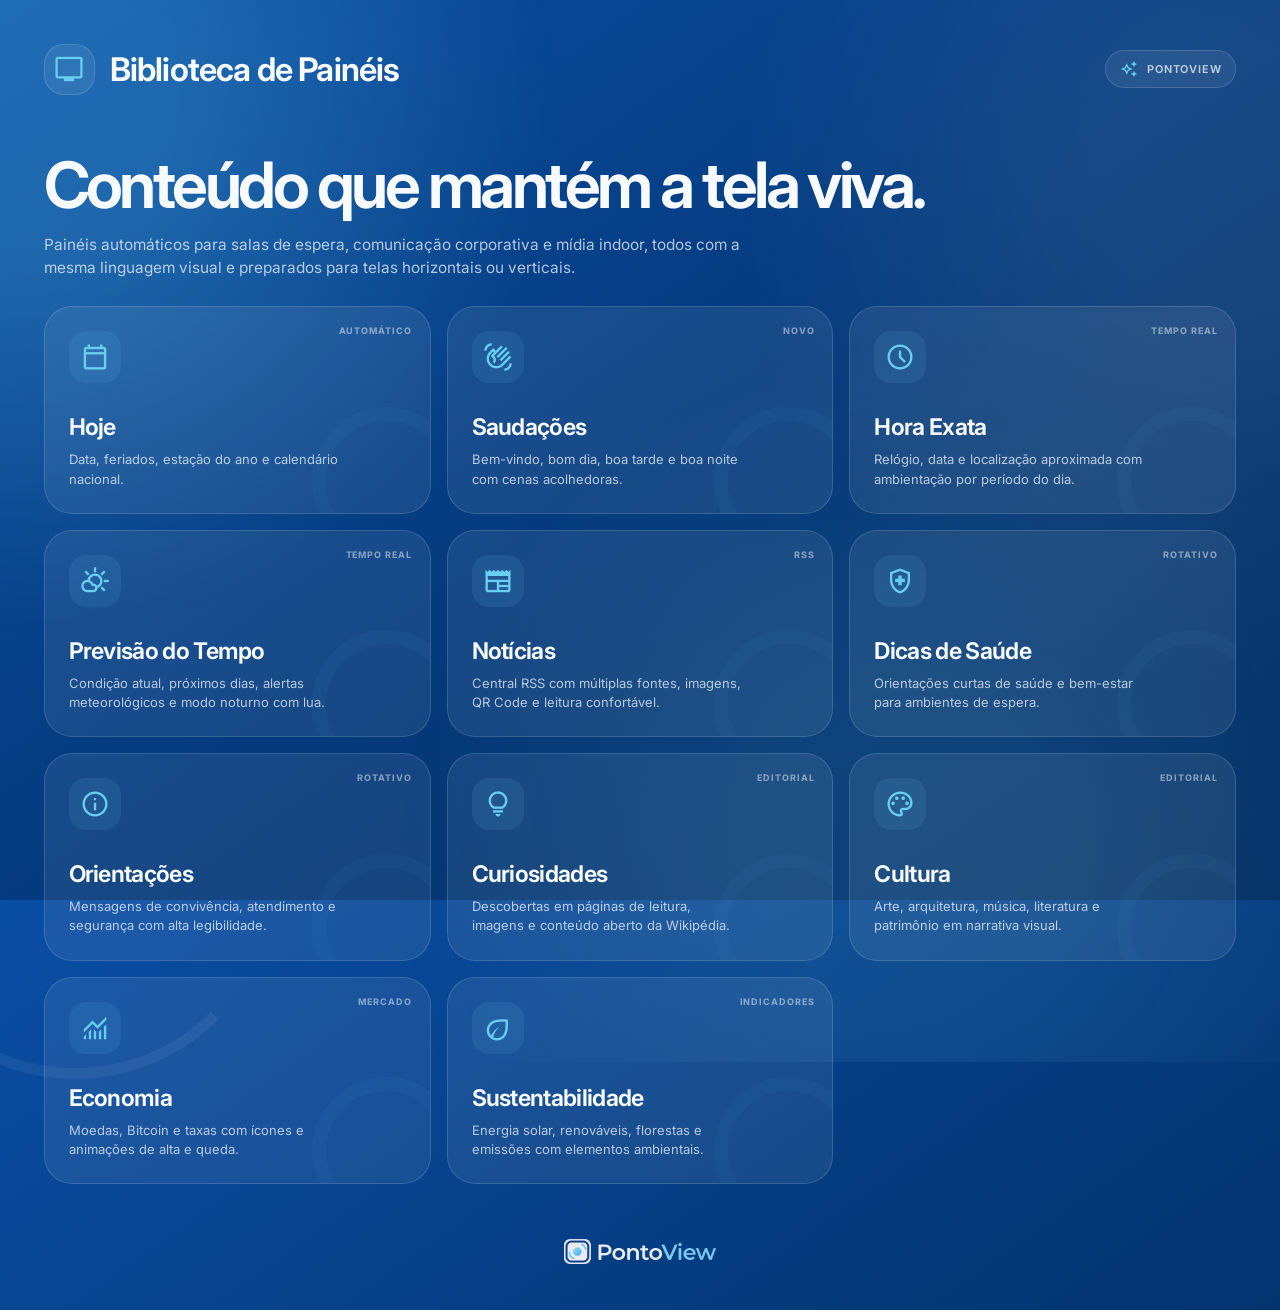
<file: pontoview-automaticos/index.html>
<!doctype html><html lang="pt-BR"><head><meta charset="utf-8"><meta name="viewport" content="width=device-width,initial-scale=1"><title>PontoView • Biblioteca de Painéis</title><link rel="preconnect" href="https://fonts.googleapis.com"><link rel="preconnect" href="https://fonts.gstatic.com" crossorigin><link href="https://fonts.googleapis.com/css2?family=Inter:wght@300;400;500;600;700;800&display=swap" rel="stylesheet"><link href="https://fonts.googleapis.com/css2?family=Material+Symbols+Outlined:opsz,wght,FILL,GRAD@24..48,300..700,0,0" rel="stylesheet"><link rel="stylesheet" href="shared/pontoview.css"><style>
body{overflow:auto;min-height:100vh}.pv-shell{height:auto;min-height:100vh}.intro{margin:clamp(26px,4vh,46px) 0 clamp(22px,3vh,34px)}.intro h1{margin:0;font-size:clamp(38px,5vw,76px);line-height:1;letter-spacing:-.055em;font-weight:650}.intro p{margin:16px 0 0;max-width:720px;color:var(--pv-soft);font-size:clamp(15px,1.2vw,19px);line-height:1.5}.hub{display:grid;grid-template-columns:repeat(3,minmax(0,1fr));gap:16px;padding-bottom:30px}.hub a{text-decoration:none;color:inherit}.hub-card{height:100%;min-height:190px;padding:24px;border-radius:28px;background:rgba(255,255,255,.075);border:1px solid var(--pv-line);transition:transform .25s var(--pv-ease),background .25s ease,border-color .25s ease;position:relative;overflow:hidden}.hub-card::after{content:"";position:absolute;width:120px;aspect-ratio:1;border-radius:50%;border:14px solid rgba(105,207,242,.04);right:-30px;bottom:-42px}.hub-card:hover{transform:translateY(-4px);background:rgba(255,255,255,.105);border-color:rgba(105,207,242,.28)}.hub-icon{width:52px;height:52px;border-radius:17px;display:grid;place-items:center;background:rgba(105,207,242,.10);color:var(--pv-sky);margin-bottom:30px}.hub-icon span{font-size:30px}.hub-title{font-size:23px;font-weight:650;letter-spacing:-.03em;margin-bottom:9px}.hub-text{font-size:13px;line-height:1.48;color:var(--pv-soft);max-width:34ch}.tag{position:absolute;right:18px;top:18px;font-size:9px;font-weight:750;letter-spacing:.1em;text-transform:uppercase;color:rgba(255,255,255,.48)}@media(max-width:1100px){.hub{grid-template-columns:repeat(2,1fr)}}@media(max-width:620px){.hub{grid-template-columns:1fr}.hub-card{min-height:170px}.intro h1{font-size:42px}}
</style></head><body><div class="pv-ambient"></div><div class="pv-shell"><header class="pv-header"><div class="pv-brand"><div class="pv-badge"><span class="material-symbols-outlined">tv</span></div><div class="pv-title">Biblioteca de Painéis</div></div><div class="pv-source"><span class="material-symbols-outlined">auto_awesome</span><span>PontoView</span></div></header><main><section class="intro"><h1>Conteúdo que mantém a tela viva.</h1><p>Painéis automáticos para salas de espera, comunicação corporativa e mídia indoor, todos com a mesma linguagem visual e preparados para telas horizontais ou verticais.</p></section><section class="hub">
<a href="hoje/"><article class="hub-card"><span class="tag">Automático</span><div class="hub-icon"><span class="material-symbols-outlined">calendar_today</span></div><div class="hub-title">Hoje</div><div class="hub-text">Data, feriados, estação do ano e calendário nacional.</div></article></a>
<a href="saudacoes/"><article class="hub-card"><span class="tag">Novo</span><div class="hub-icon"><span class="material-symbols-outlined">waving_hand</span></div><div class="hub-title">Saudações</div><div class="hub-text">Bem-vindo, bom dia, boa tarde e boa noite com cenas acolhedoras.</div></article></a>
<a href="hora/"><article class="hub-card"><span class="tag">Tempo real</span><div class="hub-icon"><span class="material-symbols-outlined">schedule</span></div><div class="hub-title">Hora Exata</div><div class="hub-text">Relógio, data e localização aproximada com ambientação por período do dia.</div></article></a>
<a href="tempo/"><article class="hub-card"><span class="tag">Tempo real</span><div class="hub-icon"><span class="material-symbols-outlined">partly_cloudy_day</span></div><div class="hub-title">Previsão do Tempo</div><div class="hub-text">Condição atual, próximos dias, alertas meteorológicos e modo noturno com lua.</div></article></a>
<a href="noticias/"><article class="hub-card"><span class="tag">RSS</span><div class="hub-icon"><span class="material-symbols-outlined">newspaper</span></div><div class="hub-title">Notícias</div><div class="hub-text">Central RSS com múltiplas fontes, imagens, QR Code e leitura confortável.</div></article></a>
<a href="saude/"><article class="hub-card"><span class="tag">Rotativo</span><div class="hub-icon"><span class="material-symbols-outlined">health_and_safety</span></div><div class="hub-title">Dicas de Saúde</div><div class="hub-text">Orientações curtas de saúde e bem-estar para ambientes de espera.</div></article></a>
<a href="orientacoes/"><article class="hub-card"><span class="tag">Rotativo</span><div class="hub-icon"><span class="material-symbols-outlined">info</span></div><div class="hub-title">Orientações</div><div class="hub-text">Mensagens de convivência, atendimento e segurança com alta legibilidade.</div></article></a>
<a href="curiosidades/"><article class="hub-card"><span class="tag">Editorial</span><div class="hub-icon"><span class="material-symbols-outlined">lightbulb</span></div><div class="hub-title">Curiosidades</div><div class="hub-text">Descobertas em páginas de leitura, imagens e conteúdo aberto da Wikipédia.</div></article></a>
<a href="cultura/"><article class="hub-card"><span class="tag">Editorial</span><div class="hub-icon"><span class="material-symbols-outlined">palette</span></div><div class="hub-title">Cultura</div><div class="hub-text">Arte, arquitetura, música, literatura e patrimônio em narrativa visual.</div></article></a>
<a href="economia/"><article class="hub-card"><span class="tag">Mercado</span><div class="hub-icon"><span class="material-symbols-outlined">monitoring</span></div><div class="hub-title">Economia</div><div class="hub-text">Moedas, Bitcoin e taxas com ícones e animações de alta e queda.</div></article></a>
<a href="sustentabilidade/"><article class="hub-card"><span class="tag">Indicadores</span><div class="hub-icon"><span class="material-symbols-outlined">eco</span></div><div class="hub-title">Sustentabilidade</div><div class="hub-text">Energia solar, renováveis, florestas e emissões com elementos ambientais.</div></article></a>
</section></main><footer class="pv-footer"><img src="../assets/logo/pontoview-logo-white.png" alt="PontoView"></footer></div></body></html>
</file>
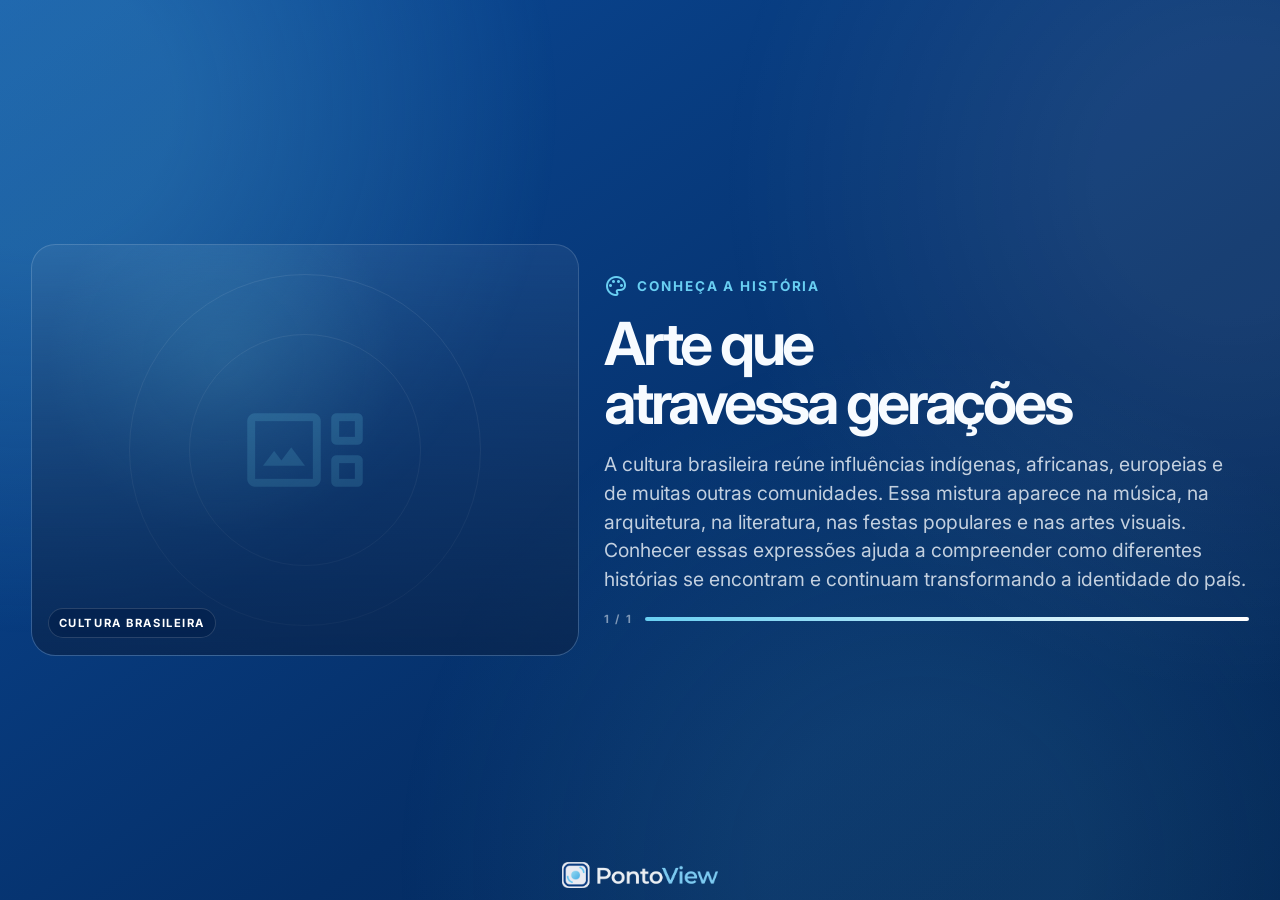
<file: pontoview-automaticos/cultura/index.html>
<!doctype html>
<html lang="pt-BR">
<head>
<meta charset="utf-8"><meta name="viewport" content="width=device-width,initial-scale=1">
<title>PontoView • Cultura</title>
<link rel="preconnect" href="https://fonts.googleapis.com"><link rel="preconnect" href="https://fonts.gstatic.com" crossorigin>
<link href="https://fonts.googleapis.com/css2?family=Inter:wght@300;400;500;600;700;800&display=swap" rel="stylesheet">
<link href="https://fonts.googleapis.com/css2?family=Material+Symbols+Outlined:opsz,wght,FILL,GRAD@24..48,300..700,0,0" rel="stylesheet">
<link rel="stylesheet" href="../shared/pontoview.css">
<style>
body{background:linear-gradient(145deg,#0b4b9b,#052f68 62%,#032553)}
.culture-stage{min-height:0;position:relative;display:grid;grid-template-columns:minmax(0,46%) minmax(0,54%);gap:clamp(24px,3vw,48px)}
.culture-visual{position:relative;min-height:0;border-radius:clamp(24px,2.6vw,38px);overflow:hidden;border:1px solid rgba(255,255,255,.14);background:radial-gradient(circle at 35% 28%,rgba(105,207,242,.20),transparent 38%),rgba(255,255,255,.055)}
.culture-image{width:100%;height:100%;object-fit:cover;display:block;transition:opacity .75s var(--pv-ease),transform 8s ease}.culture-visual.has-image .culture-image{opacity:1}.culture-visual:not(.has-image) .culture-image{opacity:0}.culture-visual.has-image .culture-image{transform:scale(1.035)}
.culture-visual::after{content:"";position:absolute;inset:0;background:linear-gradient(180deg,rgba(3,28,68,.02),rgba(3,30,70,.68))}
.art-fallback{position:absolute;inset:0;display:grid;place-items:center;overflow:hidden}.art-fallback::before,.art-fallback::after{content:"";position:absolute;border-radius:50%;border:1px solid rgba(255,255,255,.09)}.art-fallback::before{width:64%;aspect-ratio:1;animation:pvRing 26s linear infinite}.art-fallback::after{width:42%;aspect-ratio:1;animation:pvRing 18s linear infinite reverse}.art-fallback span{font-size:clamp(110px,12vw,200px);color:rgba(105,207,242,.30)}.culture-visual.has-image .art-fallback{display:none}
.visual-caption{position:absolute;z-index:3;left:clamp(18px,2vw,28px);right:clamp(18px,2vw,28px);bottom:clamp(18px,2vw,28px);display:flex;align-items:flex-end;justify-content:space-between;gap:16px}.visual-tag{font-size:11px;font-weight:700;letter-spacing:.14em;text-transform:uppercase;color:#fff;padding:9px 12px;border-radius:999px;background:rgba(3,35,80,.74);border:1px solid rgba(255,255,255,.15);backdrop-filter:blur(10px)}
.story{min-height:0;display:flex;flex-direction:column;justify-content:center;position:relative;padding:clamp(8px,1vw,18px) 0}.story-kicker{display:flex;align-items:center;gap:10px;font-size:clamp(11px,.9vw,14px);font-weight:700;letter-spacing:.14em;text-transform:uppercase;color:var(--pv-sky);margin-bottom:clamp(16px,2vh,24px)}.story-title{margin:0;font-size:clamp(46px,5.1vw,84px);line-height:.99;letter-spacing:-.055em;font-weight:650;text-wrap:balance}.story-text{margin:clamp(22px,3vh,34px) 0 0;font-size:clamp(17px,1.45vw,23px);line-height:1.58;color:rgba(247,251,255,.78);max-width:59ch;text-wrap:pretty}.story-text strong{color:#fff;font-weight:650}
.story-meta{margin-top:clamp(24px,3vh,36px);display:flex;align-items:center;gap:14px}.page-count{font-size:11px;font-weight:700;letter-spacing:.14em;text-transform:uppercase;color:rgba(247,251,255,.50);white-space:nowrap}.story-track{height:4px;flex:1;border-radius:999px;background:rgba(255,255,255,.09);overflow:hidden}.story-progress{height:100%;width:0;background:linear-gradient(90deg,var(--pv-sky),#fff)}
.story-qr{display:flex;align-items:center;gap:10px;margin-top:20px;opacity:.88}.story-qr.hidden{display:none}.story-qr img{width:64px;height:64px;border-radius:10px;background:#fff}.story-qr-copy{font-size:11px;line-height:1.35;color:var(--pv-soft)}.story-qr-copy b{display:block;color:#fff;text-transform:uppercase;letter-spacing:.09em;margin-bottom:3px}
.culture-stage,.story-kicker,.story-title,.story-text,.story-meta,.story-qr{transition:opacity .62s var(--pv-ease),transform .62s var(--pv-ease),filter .62s var(--pv-ease)}.pv-shell.is-leaving .culture-stage{opacity:0;transform:translateY(12px) scale(.993);filter:blur(3px)}.pv-shell.is-entering .culture-stage{animation:pvEnterMedia .78s var(--pv-ease) both}
@media (orientation:portrait),(max-aspect-ratio:4/5){.culture-stage{grid-template-columns:1fr;grid-template-rows:minmax(0,46%) minmax(0,54%);gap:22px}.story{padding:0}.story-title{font-size:clamp(44px,8vw,72px)}.story-text{font-size:clamp(16px,2.6vw,21px);line-height:1.5}.visual-caption{bottom:16px}}

</style><link rel="stylesheet" href="../shared/responsive.css">
</head>
<body class="pv-panel panel-cultura">
<div class="pv-ambient" aria-hidden="true"></div>
<div class="pv-shell" id="shell">

<main class="culture-stage pv-stage-centered pv-balanced-stage">
<section class="culture-visual" id="visual"><div class="art-fallback"><span class="material-symbols-outlined">gallery_thumbnail</span></div><img class="culture-image" id="image" alt=""><div class="visual-caption"><span class="visual-tag" id="category">Cultura brasileira</span></div></section>
<section class="story"><div class="story-kicker"><span class="material-symbols-outlined" id="storyIcon">auto_stories</span><span id="storyLabel">Descubra</span></div><h1 class="story-title" id="title">Arte, memória e identidade</h1><p class="story-text" id="text">Carregando conteúdo cultural...</p><div class="story-qr hidden" id="qr"><img id="qrImg" alt="QR Code"><div class="story-qr-copy"><b>Conheça mais</b><span>Abra o artigo completo no celular</span></div></div><div class="story-meta"><span class="page-count" id="pageCount">1 / 1</span><div class="story-track"><div class="story-progress" id="progress"></div></div></div></section>
</main>
<footer class="pv-footer"><img src="../../assets/logo/pontoview-logo-white.png" alt="PontoView"></footer>
</div>
<script src="../shared/pv.js"></script>
<script>
const shell=document.getElementById('shell'),visual=document.getElementById('visual'),image=document.getElementById('image'),category=document.getElementById('category'),storyIcon=document.getElementById('storyIcon'),storyLabel=document.getElementById('storyLabel'),title=document.getElementById('title'),text=document.getElementById('text'),pageCount=document.getElementById('pageCount'),progress=document.getElementById('progress'),qr=document.getElementById('qr'),qrImg=document.getElementById('qrImg');
const PAGE_MS=26000;let pages=[],pageIndex=0,timer=null,stopProgress=null;
const topics=[['Tarsila do Amaral','Arte brasileira'],['Candido Portinari','Arte brasileira'],['Aleijadinho','Arte brasileira'],['Anita Malfatti','Arte brasileira'],['Museu de Arte de São Paulo','Museus'],['Museu do Amanhã','Museus'],['Teatro Amazonas','Arquitetura'],['Oscar Niemeyer','Arquitetura'],['Bossa nova','Música'],['Samba','Música'],['Choro','Música'],['Cinema do Brasil','Cinema'],['Machado de Assis','Literatura'],['Clarice Lispector','Literatura'],['Semana de Arte Moderna','História da arte'],['Capoeira','Patrimônio cultural']];
const fallback=[{title:'Arte que atravessa gerações',text:'A cultura brasileira reúne influências indígenas, africanas, europeias e de muitas outras comunidades. Essa mistura aparece na música, na arquitetura, na literatura, nas festas populares e nas artes visuais. Conhecer essas expressões ajuda a compreender como diferentes histórias se encontram e continuam transformando a identidade do país.',category:'Cultura brasileira',image:'',link:''},{title:'Museus preservam memória e ampliam repertórios',text:'Acervos públicos e privados conectam diferentes épocas e linguagens. Uma visita a um museu pode revelar objetos cotidianos, obras consagradas e histórias pouco conhecidas. O patrimônio cultural não é apenas aquilo que ficou no passado: ele também ajuda a formular novas perguntas sobre o presente.',category:'Patrimônio cultural',image:'',link:''}];
function trim(t,max=860){t=PV.clean(t);return t.length>max?t.slice(0,max-1).replace(/\s+\S*$/,'')+'…':t}
function splitText(t){const clean=trim(t);if(clean.length<330)return[clean];const sentences=clean.match(/[^.!?]+[.!?]+|[^.!?]+$/g)||[clean];const out=[];let part='';for(const s of sentences){if((part+s).length>360&&part){out.push(part.trim());part=s}else part+=s}if(part.trim())out.push(part.trim());return out.slice(0,3)}
async function directData(){const titles=topics.map(x=>x[0]).join('|');const url='https://pt.wikipedia.org/w/api.php?action=query&format=json&origin=*&prop=extracts|pageimages|info&exintro=1&explaintext=1&piprop=thumbnail&pithumbsize=1600&inprop=url&redirects=1&titles='+encodeURIComponent(titles);const data=await PV.fetchJSON(url);const map=new Map(topics.map(x=>[x[0].toLowerCase(),x[1]]));const list=Object.values(data?.query?.pages||{}).filter(p=>!p.missing).map(p=>({title:PV.clean(p.title),text:trim(p.extract),image:p.thumbnail?.source||'',link:p.fullurl||'',category:map.get(PV.clean(p.title).toLowerCase())||'Cultura brasileira'})).filter(x=>x.title&&x.text.length>100);return{items:list.length?list:fallback}}
function setImage(url){image.onload=()=>visual.classList.add('has-image');image.onerror=()=>visual.classList.remove('has-image');if(url){image.src=url}else{image.removeAttribute('src');visual.classList.remove('has-image')}}
function buildPages(item){const chunks=splitText(item.text);return chunks.map((chunk,i)=>({item,chunk,index:i,total:chunks.length}))}
function renderPage(p){const item=p.item;category.textContent=item.category||'Cultura';title.textContent=item.title;setImage(item.image);text.textContent=p.chunk;pageCount.textContent=`${p.index+1} / ${p.total}`;storyLabel.textContent=p.index===0?'Conheça a história':'Continue a leitura';storyIcon.textContent=p.index===0?'palette':'auto_stories';if(item.link&&p.index===p.total-1){qrImg.src=PV.qrUrl(item.link);qr.classList.remove('hidden')}else qr.classList.add('hidden')}
function schedule(){clearTimeout(timer);if(stopProgress)stopProgress();if(pages.length<=1){progress.style.width='100%';return}stopProgress=PV.startProgress(progress,PAGE_MS);timer=setTimeout(step,PAGE_MS)}
async function step(){if(!pages.length)return;pageIndex=(pageIndex+1)%pages.length;await PV.transition(shell,async()=>renderPage(pages[pageIndex]));schedule()}
async function load(){let items=fallback;try{const data=await PV.fromApi('/api/cultura',directData);if(Array.isArray(data.items)&&data.items.length)items=data.items}catch{}const item=PV.pickForRefresh(items,'cultura',x=>String(x.link||x.title));pages=buildPages(item||fallback[0]);pageIndex=0;renderPage(pages[0]);shell.classList.add('is-entering');schedule()}
load();
</script></body></html>
</file>
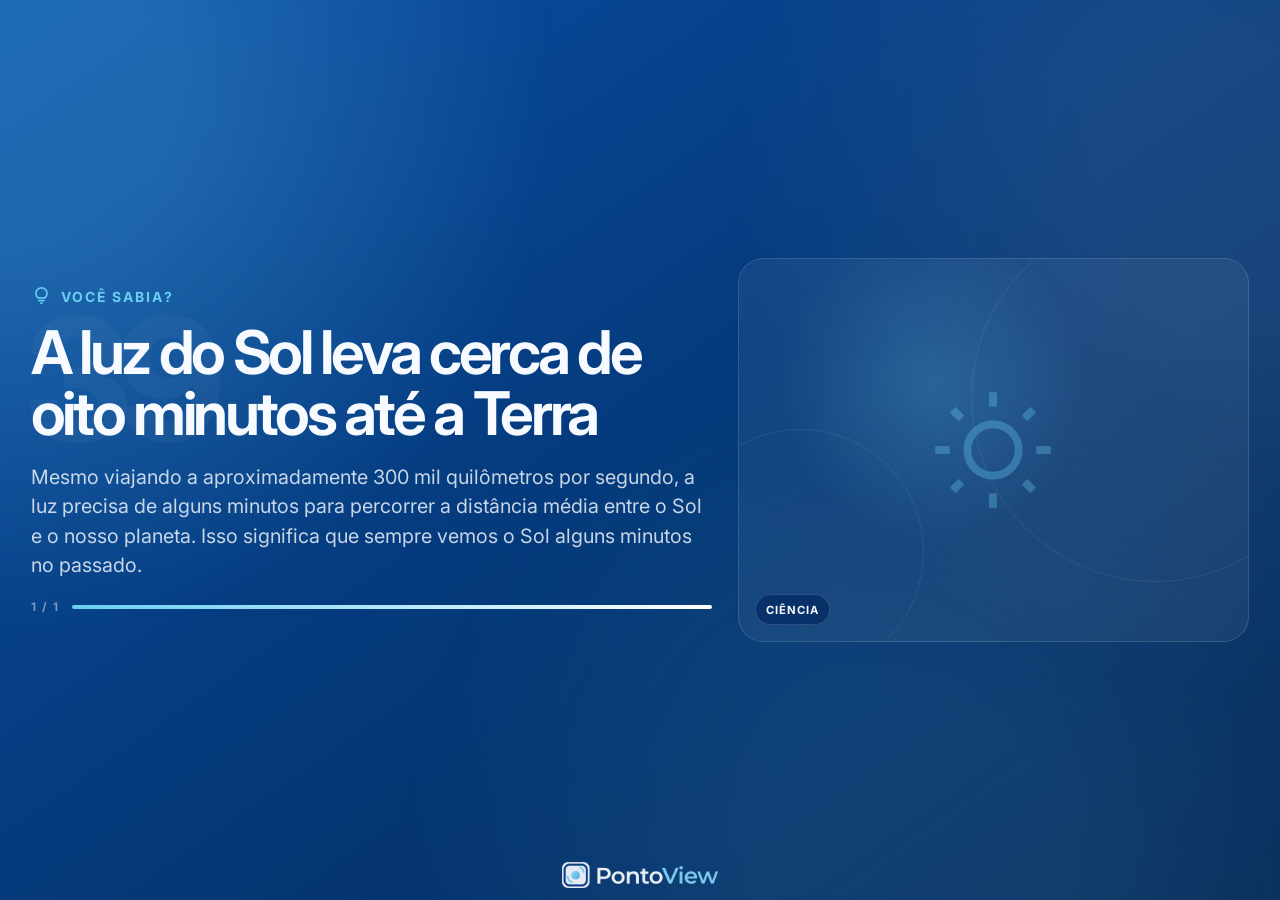
<file: pontoview-automaticos/curiosidades/index.html>
<!doctype html>
<html lang="pt-BR">
<head>
<meta charset="utf-8"><meta name="viewport" content="width=device-width,initial-scale=1">
<title>PontoView • Curiosidades</title>
<link rel="preconnect" href="https://fonts.googleapis.com"><link rel="preconnect" href="https://fonts.gstatic.com" crossorigin>
<link href="https://fonts.googleapis.com/css2?family=Inter:wght@300;400;500;600;700;800&display=swap" rel="stylesheet">
<link href="https://fonts.googleapis.com/css2?family=Material+Symbols+Outlined:opsz,wght,FILL,GRAD@24..48,300..700,0,0" rel="stylesheet">
<link rel="stylesheet" href="../shared/pontoview.css">
<style>
body{background:linear-gradient(145deg,#0a4ea5,#043775 58%,#082a57)}
.discovery{min-height:0;display:grid;grid-template-columns:minmax(0,58%) minmax(0,42%);gap:clamp(26px,3.2vw,52px);align-items:stretch}
.fact{min-height:0;display:flex;flex-direction:column;justify-content:center;position:relative}.fact-number{position:absolute;top:2%;left:-1%;font-size:clamp(130px,17vw,270px);font-weight:800;line-height:1;color:rgba(255,255,255,.035);letter-spacing:-.08em;pointer-events:none}.fact-kicker{display:flex;align-items:center;gap:11px;color:var(--pv-sky);font-size:clamp(11px,.95vw,15px);font-weight:700;letter-spacing:.15em;text-transform:uppercase;margin-bottom:clamp(18px,2.5vh,30px);position:relative}.fact-kicker .material-symbols-outlined{font-size:1.5em}.fact-title{margin:0;font-size:clamp(48px,5.35vw,88px);line-height:1.01;letter-spacing:-.055em;font-weight:650;text-wrap:balance;position:relative}.fact-text{margin:clamp(24px,3.2vh,38px) 0 0;font-size:clamp(18px,1.5vw,24px);line-height:1.58;color:rgba(247,251,255,.80);max-width:60ch;text-wrap:pretty;position:relative}.fact-footer{margin-top:clamp(26px,4vh,44px);display:flex;align-items:center;gap:14px}.page{font-size:11px;font-weight:700;letter-spacing:.14em;text-transform:uppercase;color:rgba(247,251,255,.48)}.track{height:4px;flex:1;border-radius:999px;background:rgba(255,255,255,.09);overflow:hidden}.fill{height:100%;width:0;background:linear-gradient(90deg,var(--pv-sky),#fff)}
.discovery-card{min-height:0;position:relative;border-radius:clamp(26px,2.7vw,40px);overflow:hidden;border:1px solid rgba(255,255,255,.13);background:radial-gradient(circle at 38% 32%,rgba(105,207,242,.20),transparent 38%),rgba(255,255,255,.055)}.discovery-card::before,.discovery-card::after{content:"";position:absolute;border-radius:50%;border:1px solid rgba(255,255,255,.08);z-index:1}.discovery-card::before{width:72%;aspect-ratio:1;right:-18%;top:-12%;animation:pvRing 30s linear infinite}.discovery-card::after{width:48%;aspect-ratio:1;left:-12%;bottom:-9%;animation:pvRing 22s linear infinite reverse}.fact-image{position:absolute;inset:0;width:100%;height:100%;object-fit:cover;display:block;opacity:0;transition:opacity .6s ease;transform:scale(1.04)}.discovery-card.has-image .fact-image{opacity:1}.discovery-card.has-image::before,.discovery-card.has-image::after{opacity:.25}.discovery-card.has-image .visual-icon{opacity:0}.discovery-card.has-image .shade{opacity:1}.shade{position:absolute;inset:0;background:linear-gradient(180deg,rgba(3,30,70,.02),rgba(3,30,70,.68));opacity:0;z-index:2}.visual-icon{position:absolute;inset:0;display:grid;place-items:center;z-index:1}.visual-icon span{font-size:clamp(120px,13vw,210px);color:rgba(105,207,242,.32);animation:floatIcon 5s ease-in-out infinite}.visual-meta{position:absolute;z-index:3;left:20px;right:20px;bottom:20px;display:flex;align-items:flex-end;justify-content:space-between;gap:12px}.topic{padding:9px 12px;border-radius:999px;background:rgba(3,42,97,.74);border:1px solid rgba(255,255,255,.15);font-size:10px;font-weight:700;letter-spacing:.1em;text-transform:uppercase}.qr{display:flex;align-items:center;gap:9px;padding:8px 10px;border-radius:16px;background:rgba(3,42,97,.76);border:1px solid rgba(255,255,255,.16);backdrop-filter:blur(8px)}.qr.hidden{display:none}.qr img{width:62px;height:62px;border-radius:9px;background:#fff}.qr span{font-size:10px;line-height:1.25;color:var(--pv-soft);max-width:100px}.qr b{display:block;color:#fff;text-transform:uppercase;letter-spacing:.08em;margin-bottom:3px}
@keyframes floatIcon{50%{transform:translateY(-8px) rotate(-3deg)}}
.discovery{transition:opacity .62s var(--pv-ease),transform .62s var(--pv-ease),filter .62s var(--pv-ease)}.pv-shell.is-leaving .discovery{opacity:0;transform:translateY(12px) scale(.994);filter:blur(3px)}.pv-shell.is-entering .discovery{animation:pvEnterCopy .74s var(--pv-ease) both}
@media (orientation:portrait),(max-aspect-ratio:4/5){.discovery{grid-template-columns:1fr;grid-template-rows:minmax(0,55%) minmax(0,45%);gap:22px}.fact-title{font-size:clamp(44px,8vw,72px)}.fact-text{font-size:clamp(16px,2.6vw,21px);line-height:1.52}.fact-number{font-size:34vw}.discovery-card{min-height:280px}}

</style><link rel="stylesheet" href="../shared/responsive.css">
</head>
<body class="pv-panel panel-curiosidades"><div class="pv-ambient" aria-hidden="true"></div><div class="pv-shell" id="shell">

<main class="discovery pv-stage-centered pv-balanced-stage"><section class="fact"><div class="fact-number" id="factNumber">?</div><div class="fact-kicker"><span class="material-symbols-outlined" id="kickerIcon">lightbulb</span><span id="kicker">Você sabia?</span></div><h1 class="fact-title" id="title">Descobrindo algo interessante...</h1><p class="fact-text" id="text"></p><div class="fact-footer"><span class="page" id="page">1 / 1</span><div class="track"><div class="fill" id="progress"></div></div></div></section><section class="discovery-card" id="media"><img class="fact-image" id="image" alt=""><div class="shade"></div><div class="visual-icon"><span class="material-symbols-outlined" id="visualIcon">auto_awesome</span></div><div class="visual-meta"><span class="topic" id="topic">Conhecimento</span><div class="qr hidden" id="qr"><img id="qrImg" alt="QR Code"><span><b>Saiba mais</b>Abra a fonte no celular</span></div></div></section></main>
<footer class="pv-footer"><img src="../../assets/logo/pontoview-logo-white.png" alt="PontoView"></footer></div>
<script src="../shared/pv.js"></script><script>
const shell=document.getElementById('shell'),title=document.getElementById('title'),text=document.getElementById('text'),topic=document.getElementById('topic'),media=document.getElementById('media'),image=document.getElementById('image'),visualIcon=document.getElementById('visualIcon'),kicker=document.getElementById('kicker'),kickerIcon=document.getElementById('kickerIcon'),page=document.getElementById('page'),progress=document.getElementById('progress'),qr=document.getElementById('qr'),qrImg=document.getElementById('qrImg'),factNumber=document.getElementById('factNumber');
const PAGE_MS=24000;let pages=[],pageIndex=0,timer=null,stopProgress=null;
const fallback=[{title:'O polvo tem três corações',text:'Dois corações bombeiam sangue para as brânquias e um terceiro envia sangue para o restante do corpo. Durante a natação, o coração responsável pelo corpo reduz sua atividade, uma das razões pelas quais esses animais preferem se deslocar pelo fundo.',topic:'Natureza',icon:'water',link:''},{title:'A luz do Sol leva cerca de oito minutos até a Terra',text:'Mesmo viajando a aproximadamente 300 mil quilômetros por segundo, a luz precisa de alguns minutos para percorrer a distância média entre o Sol e o nosso planeta. Isso significa que sempre vemos o Sol alguns minutos no passado.',topic:'Ciência',icon:'wb_sunny',link:''},{title:'O Brasil abriga uma das maiores biodiversidades do planeta',text:'A combinação de Amazônia, Cerrado, Mata Atlântica, Caatinga, Pantanal e Pampa cria ambientes muito diferentes entre si. Essa variedade ajuda a explicar o enorme número de espécies encontradas no território brasileiro.',topic:'Brasil',icon:'forest',link:''}];
function cleanExtract(t){t=PV.clean(t);return t.length>760?t.slice(0,757).replace(/\s+\S*$/,'')+'…':t}
function splitText(t){const clean=cleanExtract(t);if(clean.length<310)return[clean];const s=clean.match(/[^.!?]+[.!?]+|[^.!?]+$/g)||[clean];const out=[];let p='';for(const x of s){if((p+x).length>340&&p){out.push(p.trim());p=x}else p+=x}if(p.trim())out.push(p.trim());return out.slice(0,3)}
async function directData(){const url='https://pt.wikipedia.org/w/api.php?action=query&format=json&origin=*&generator=random&grnnamespace=0&grnlimit=12&prop=extracts|pageimages|info&exintro=1&explaintext=1&piprop=thumbnail&pithumbsize=1400&inprop=url';const data=await PV.fetchJSON(url);const list=Object.values(data?.query?.pages||{}).map(p=>({title:PV.clean(p.title),text:cleanExtract(p.extract),image:p.thumbnail?.source||'',link:p.fullurl||'',topic:'Conhecimento',icon:'auto_awesome'})).filter(p=>p.title&&p.text.length>=120&&!/^(Lista|Anexo|Categoria|Wikipédia:)/i.test(p.title));return{items:list.length?list:fallback}}
function setImage(url){image.onload=()=>media.classList.add('has-image');image.onerror=()=>media.classList.remove('has-image');if(url)image.src=url;else{image.removeAttribute('src');media.classList.remove('has-image')}}
function buildPages(item){const chunks=splitText(item.text);return chunks.map((chunk,i)=>({item,chunk,index:i,total:chunks.length}))}
function render(p){const item=p.item;title.textContent=item.title;text.textContent=p.chunk;topic.textContent=item.topic||'Conhecimento';visualIcon.textContent=item.icon||'auto_awesome';factNumber.textContent=String(Math.abs((item.title||'').split('').reduce((a,c)=>a+c.charCodeAt(0),0))%99+1).padStart(2,'0');setImage(item.image);page.textContent=`${p.index+1} / ${p.total}`;kicker.textContent=p.index===0?'Você sabia?':'Mais um detalhe';kickerIcon.textContent=p.index===0?'lightbulb':'psychology_alt';if(item.link&&p.index===p.total-1){qrImg.src=PV.qrUrl(item.link);qr.classList.remove('hidden')}else qr.classList.add('hidden')}
function schedule(){clearTimeout(timer);if(stopProgress)stopProgress();if(pages.length<=1){progress.style.width='100%';return}stopProgress=PV.startProgress(progress,PAGE_MS);timer=setTimeout(step,PAGE_MS)}
async function step(){if(!pages.length)return;pageIndex=(pageIndex+1)%pages.length;await PV.transition(shell,async()=>render(pages[pageIndex]));schedule()}
async function load(){let items=fallback;try{const data=await PV.fromApi('/api/curiosidades',directData);if(Array.isArray(data.items)&&data.items.length)items=data.items}catch{}const item=PV.pickForRefresh(items,'curiosidades',x=>String(x.link||x.title));pages=buildPages(item||fallback[0]);pageIndex=0;render(pages[0]);shell.classList.add('is-entering');schedule()}
load();
</script></body></html>
</file>
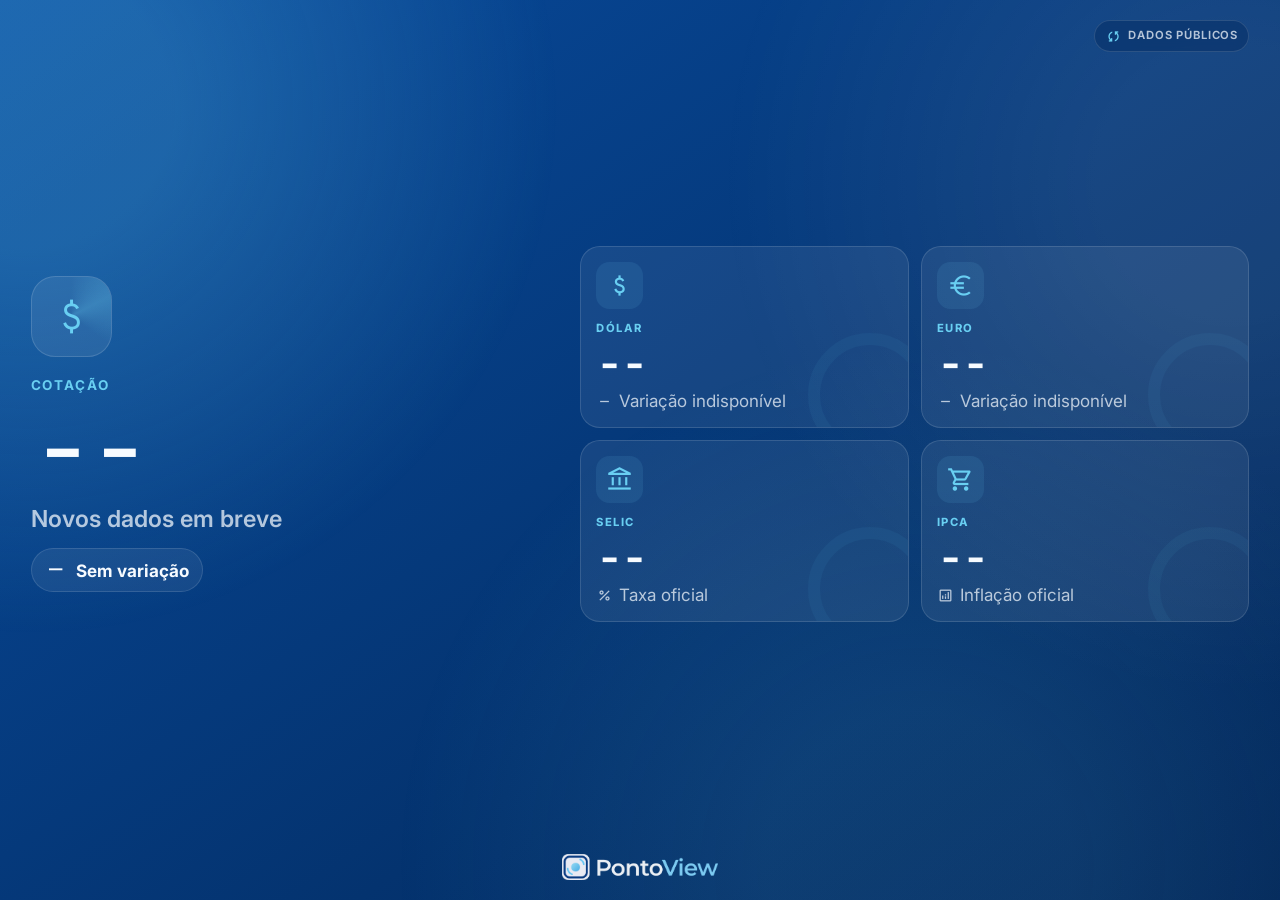
<file: pontoview-automaticos/economia/index.html>
<!doctype html>
<html lang="pt-BR"><head><meta charset="utf-8"><meta name="viewport" content="width=device-width,initial-scale=1"><title>PontoView • Economia</title>
<link rel="preconnect" href="https://fonts.googleapis.com"><link rel="preconnect" href="https://fonts.gstatic.com" crossorigin><link href="https://fonts.googleapis.com/css2?family=Inter:wght@300;400;500;600;700;800&display=swap" rel="stylesheet"><link href="https://fonts.googleapis.com/css2?family=Material+Symbols+Outlined:opsz,wght,FILL,GRAD@24..48,300..700,0,0" rel="stylesheet"><link rel="stylesheet" href="../shared/pontoview.css">
<style>
body{background:linear-gradient(145deg,#084b9e,#04336f 64%,#032658)}
.market{min-height:0;display:grid;grid-template-columns:minmax(0,47%) minmax(0,53%);gap:clamp(28px,3.3vw,52px)}
.hero-market{min-height:0;display:flex;flex-direction:column;justify-content:center;position:relative}.hero-symbol{width:clamp(76px,7vw,110px);height:clamp(76px,7vw,110px);border-radius:30px;display:grid;place-items:center;background:rgba(255,255,255,.08);border:1px solid rgba(255,255,255,.14);margin-bottom:clamp(24px,3vh,38px);position:relative;overflow:hidden}.hero-symbol::after{content:"";position:absolute;inset:-40%;background:conic-gradient(from 0deg,transparent,rgba(105,207,242,.25),transparent 35%);animation:spinGlow 5s linear infinite}.hero-symbol span{position:relative;z-index:1;font-size:clamp(42px,4vw,64px);color:var(--pv-sky)}
.market-label{font-size:clamp(11px,.9vw,14px);font-weight:700;letter-spacing:.14em;text-transform:uppercase;color:var(--pv-sky);margin-bottom:12px}.market-value{font-size:clamp(62px,7vw,118px);font-weight:450;letter-spacing:-.065em;line-height:.9;font-variant-numeric:tabular-nums}.market-name{margin-top:20px;font-size:clamp(18px,1.5vw,24px);font-weight:600;color:var(--pv-soft)}
.trend{margin-top:22px;display:inline-flex;align-items:center;gap:10px;width:max-content;padding:10px 14px;border-radius:999px;background:rgba(255,255,255,.065);border:1px solid rgba(255,255,255,.12);font-size:clamp(13px,1.05vw,17px);font-weight:700}.trend .material-symbols-outlined{font-size:24px}.trend.up{color:#a9f4d8;border-color:rgba(85,226,169,.22);background:rgba(40,178,124,.10)}.trend.down{color:#ffc5c5;border-color:rgba(255,120,120,.22);background:rgba(203,66,66,.10)}.trend.up .material-symbols-outlined{animation:rise 1.8s ease-in-out infinite}.trend.down .material-symbols-outlined{animation:fall 1.8s ease-in-out infinite}.hero-market.up::before,.hero-market.down::before{content:"";position:absolute;width:270px;height:270px;border-radius:50%;filter:blur(50px);opacity:.10;right:4%;bottom:10%;pointer-events:none}.hero-market.up::before{background:#49e0a2}.hero-market.down::before{background:#ff7676}
.market-grid{display:grid;grid-template-columns:repeat(2,minmax(0,1fr));gap:clamp(13px,1.5vw,20px);align-content:center}.asset{position:relative;padding:clamp(18px,2vw,28px);border-radius:clamp(22px,2vw,30px);background:rgba(255,255,255,.07);border:1px solid rgba(255,255,255,.13);overflow:hidden;min-width:0}.asset-icon{width:46px;height:46px;border-radius:15px;display:grid;place-items:center;background:rgba(105,207,242,.10);margin-bottom:22px}.asset-icon span{font-size:28px;color:var(--pv-sky)}.asset-code{font-size:10px;font-weight:750;letter-spacing:.13em;text-transform:uppercase;color:var(--pv-sky)}.asset-value{margin-top:8px;font-size:clamp(30px,3.4vw,56px);font-weight:650;letter-spacing:-.05em;line-height:1;font-variant-numeric:tabular-nums}.asset-note{margin-top:10px;font-size:clamp(12px,1vw,15px);color:var(--pv-soft);display:flex;align-items:center;gap:6px}.asset-note.up{color:#9ff0cf}.asset-note.down{color:#ffc2c2}.asset-note span{font-size:17px}.asset::after{content:"";position:absolute;right:-24px;bottom:-30px;width:100px;aspect-ratio:1;border-radius:50%;border:12px solid rgba(105,207,242,.05)}
@keyframes spinGlow{to{transform:rotate(360deg)}}@keyframes rise{0%,100%{transform:translateY(2px)}50%{transform:translateY(-4px)}}@keyframes fall{0%,100%{transform:translateY(-2px)}50%{transform:translateY(4px)}}
.market{animation:marketIn .7s var(--pv-ease) both}@keyframes marketIn{from{opacity:0;transform:translateY(10px);filter:blur(2px)}to{opacity:1;transform:none;filter:none}}
@media (orientation:portrait),(max-aspect-ratio:4/5){.market{grid-template-columns:1fr;grid-template-rows:minmax(0,43%) minmax(0,57%);gap:24px}.hero-symbol{margin-bottom:20px}.market-value{font-size:clamp(68px,13vw,112px)}.market-grid{grid-template-columns:repeat(2,1fr)}}

</style><link rel="stylesheet" href="../shared/responsive.css"></head><body class="pv-panel panel-economia"><div class="pv-ambient" aria-hidden="true"></div><div class="pv-shell">
<div class="pv-source pv-source-floating"><span class="material-symbols-outlined">sync</span><span id="updated">Dados públicos</span></div>
<main class="market pv-stage-centered"><section class="hero-market" id="hero"><div class="hero-symbol"><span class="material-symbols-outlined" id="heroIcon">attach_money</span></div><div class="market-label" id="heroLabel">Cotação</div><div class="market-value" id="heroValue">--</div><div class="market-name" id="heroName">Atualizando indicadores</div><div class="trend" id="heroTrend"><span class="material-symbols-outlined">remove</span><span>Sem variação</span></div></section><section class="market-grid">
<article class="asset"><div class="asset-icon"><span class="material-symbols-outlined">attach_money</span></div><div class="asset-code">Dólar</div><div class="asset-value" id="usd">--</div><div class="asset-note" id="usdNote"><span class="material-symbols-outlined">remove</span><span>USD / BRL</span></div></article>
<article class="asset"><div class="asset-icon"><span class="material-symbols-outlined">euro</span></div><div class="asset-code">Euro</div><div class="asset-value" id="eur">--</div><div class="asset-note" id="eurNote"><span class="material-symbols-outlined">remove</span><span>EUR / BRL</span></div></article>
<article class="asset"><div class="asset-icon"><span class="material-symbols-outlined">account_balance</span></div><div class="asset-code">Selic</div><div class="asset-value" id="selic">--</div><div class="asset-note"><span class="material-symbols-outlined">percent</span><span>Taxa oficial</span></div></article>
<article class="asset"><div class="asset-icon"><span class="material-symbols-outlined">shopping_cart</span></div><div class="asset-code">IPCA</div><div class="asset-value" id="ipca">--</div><div class="asset-note"><span class="material-symbols-outlined">analytics</span><span>Inflação oficial</span></div></article>
</section></main><footer class="pv-footer"><img src="../../assets/logo/pontoview-logo-white.png" alt="PontoView"></footer></div>
<script src="../shared/pv.js"></script><script>
const hero=document.getElementById('hero');const e={heroIcon:document.getElementById('heroIcon'),heroLabel:document.getElementById('heroLabel'),heroValue:document.getElementById('heroValue'),heroName:document.getElementById('heroName'),heroTrend:document.getElementById('heroTrend'),usd:document.getElementById('usd'),eur:document.getElementById('eur'),selic:document.getElementById('selic'),ipca:document.getElementById('ipca'),usdNote:document.getElementById('usdNote'),eurNote:document.getElementById('eurNote'),updated:document.getElementById('updated')};
let data={quotes:[],rates:[]};const icons={USD:'attach_money',EUR:'euro',BTC:'currency_bitcoin'};
function fmt(v,d=2){return Number.isFinite(Number(v))?PV.formatNumber(Number(v),d):'--'}function rateBy(name){return data.rates.find(x=>String(x.nome||x.name||'').toLowerCase().includes(name))}
async function directData(){const [qres,rres]=await Promise.allSettled([PV.fetchJSON('https://economia.awesomeapi.com.br/json/last/USD-BRL,EUR-BRL,BTC-BRL'),PV.fetchJSON('https://brasilapi.com.br/api/taxas/v1')]);const q=qres.status==='fulfilled'?qres.value:{};const quotes=[q.USDBRL&&{code:'USD',label:'Dólar americano',value:Number(q.USDBRL.bid),change:Number(q.USDBRL.pctChange),updated:q.USDBRL.create_date},q.EURBRL&&{code:'EUR',label:'Euro',value:Number(q.EURBRL.bid),change:Number(q.EURBRL.pctChange),updated:q.EURBRL.create_date},q.BTCBRL&&{code:'BTC',label:'Bitcoin',value:Number(q.BTCBRL.bid),change:Number(q.BTCBRL.pctChange),updated:q.BTCBRL.create_date}].filter(Boolean);return{quotes,rates:rres.status==='fulfilled'&&Array.isArray(rres.value)?rres.value:[]}}
function note(el,item){const c=Number(item?.change);const cls=c>0?'up':c<0?'down':'';const icon=c>0?'trending_up':c<0?'trending_down':'remove';el.className='asset-note '+cls;el.innerHTML=`<span class="material-symbols-outlined">${icon}</span><span>${Number.isFinite(c)?(c>=0?'+':'')+fmt(c,2)+'%':'Variação indisponível'}</span>`}
function updateCards(){const usd=data.quotes.find(x=>x.code==='USD'),eur=data.quotes.find(x=>x.code==='EUR');e.usd.textContent=usd?'R$ '+fmt(usd.value,2):'--';e.eur.textContent=eur?'R$ '+fmt(eur.value,2):'--';note(e.usdNote,usd);note(e.eurNote,eur);const selic=rateBy('selic'),ipca=rateBy('ipca');e.selic.textContent=selic?fmt(selic.valor??selic.value,2)+'%':'--';e.ipca.textContent=ipca?fmt(ipca.valor??ipca.value,2)+'%':'--'}
function renderHero(item){if(!item){e.heroValue.textContent='--';e.heroName.textContent='Novos dados em breve';return}const c=Number(item.change),cls=c>0?'up':c<0?'down':'';hero.className='hero-market '+cls;e.heroIcon.textContent=icons[item.code]||'monitoring';e.heroLabel.textContent=item.code==='BTC'?'Ativo digital':'Cotação';e.heroValue.textContent='R$ '+fmt(item.value,item.code==='BTC'?0:2);e.heroName.textContent=item.label;const icon=c>0?'trending_up':c<0?'trending_down':'remove';e.heroTrend.className='trend '+cls;e.heroTrend.innerHTML=`<span class="material-symbols-outlined">${icon}</span><span>${Number.isFinite(c)?(c>=0?'+':'')+fmt(c,2)+'% no período':'Variação indisponível'}</span>`;if(item.updated)e.updated.textContent='Atualizado '+item.updated.slice(11,16)}
async function load(){try{data=await PV.fromApi('/api/economia',directData)}catch{data={quotes:[],rates:[]}}updateCards();const item=PV.pickForRefresh(data.quotes,'economia',x=>x.code);renderHero(item)}load();
</script></body></html>
</file>
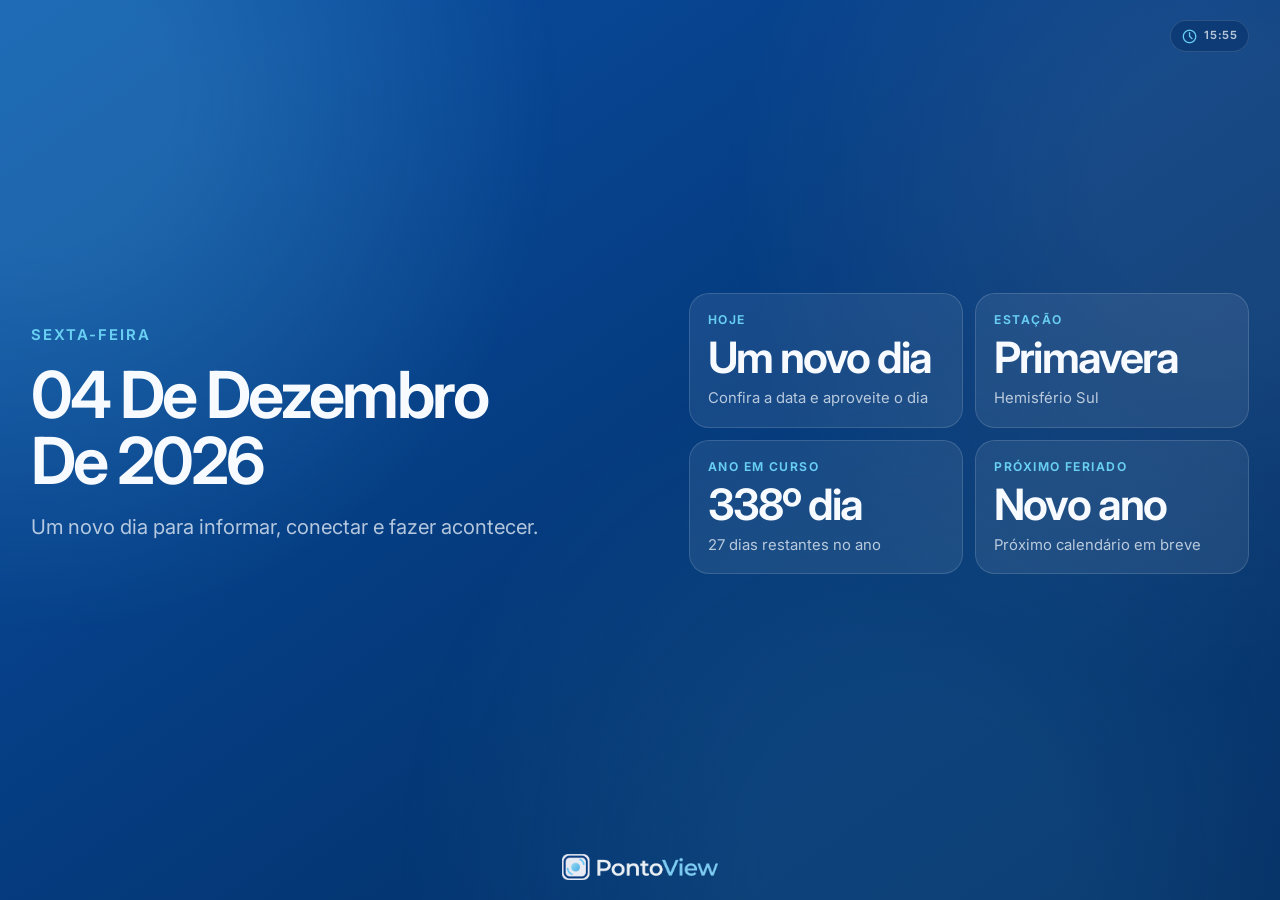
<file: pontoview-automaticos/hoje/index.html>
<!doctype html>
<html lang="pt-BR">
<head>
<meta charset="utf-8"><meta name="viewport" content="width=device-width,initial-scale=1">
<title>PontoView • Hoje</title>
<link rel="preconnect" href="https://fonts.googleapis.com"><link rel="preconnect" href="https://fonts.gstatic.com" crossorigin>
<link href="https://fonts.googleapis.com/css2?family=Inter:wght@300;400;500;600;700;800&display=swap" rel="stylesheet">
<link href="https://fonts.googleapis.com/css2?family=Material+Symbols+Outlined:opsz,wght,FILL,GRAD@24..48,300..700,0,0" rel="stylesheet">
<link rel="stylesheet" href="../shared/pontoview.css"><link rel="stylesheet" href="../shared/responsive.css">
</head>
<body class="pv-panel panel-hoje">
<div class="pv-ambient" aria-hidden="true"></div>
<div class="pv-shell">
  <div class="pv-source pv-source-floating"><span class="material-symbols-outlined">schedule</span><span id="clock">--:--</span></div>
  <main class="pv-stage pv-stage-centered">
    <section class="pv-copy">
      <div class="pv-kicker" id="weekday">Hoje</div>
      <h1 class="pv-headline" id="dateTitle">Carregando data...</h1>
      <p class="pv-body" id="todayNote"></p>
    </section>
    <section class="pv-cards" id="cards">
      <article class="pv-card"><div class="pv-card-label" id="specialLabel">Data especial</div><div class="pv-card-value" id="holiday">Consultando</div><div class="pv-card-note" id="holidayNote">Buscando o destaque de hoje</div></article>
      <article class="pv-card"><div class="pv-card-label">Estação</div><div class="pv-card-value" id="season">--</div><div class="pv-card-note">Hemisfério Sul</div></article>
      <article class="pv-card"><div class="pv-card-label">Ano em curso</div><div class="pv-card-value" id="dayOfYear">--</div><div class="pv-card-note" id="daysLeft">--</div></article>
      <article class="pv-card"><div class="pv-card-label">Próximo feriado</div><div class="pv-card-value" id="nextHolidayDate">--</div><div class="pv-card-note" id="nextHolidayName">Consultando calendário nacional</div></article>
    </section>
  </main>
  <footer class="pv-footer"><img src="../../assets/logo/pontoview-logo-white.png" alt="PontoView"></footer>
</div>
<script src="../shared/pv.js"></script>
<script>
const els={clock:document.getElementById('clock'),weekday:document.getElementById('weekday'),dateTitle:document.getElementById('dateTitle'),todayNote:document.getElementById('todayNote'),specialLabel:document.getElementById('specialLabel'),holiday:document.getElementById('holiday'),holidayNote:document.getElementById('holidayNote'),season:document.getElementById('season'),dayOfYear:document.getElementById('dayOfYear'),daysLeft:document.getElementById('daysLeft'),nextHolidayDate:document.getElementById('nextHolidayDate'),nextHolidayName:document.getElementById('nextHolidayName')};
function localYMD(d){const y=d.getFullYear(),m=String(d.getMonth()+1).padStart(2,'0'),day=String(d.getDate()).padStart(2,'0');return `${y}-${m}-${day}`}
function dayOfYear(d){const start=Date.UTC(d.getFullYear(),0,0),current=Date.UTC(d.getFullYear(),d.getMonth(),d.getDate());return Math.floor((current-start)/86400000)}
function season(d){const md=(d.getMonth()+1)*100+d.getDate();if(md>=1221||md<=320)return 'Verão';if(md<=620)return 'Outono';if(md<=922)return 'Inverno';return 'Primavera'}
function cleanText(s){return String(s||'').replace(/\[[^\]]*\]/g,'').replace(/\s+/g,' ').replace(/^[-–—•\s]+/,'').trim()}
function usefulCommemoration(text){const t=text.toLowerCase();const blocked=['santo ','santa ','são ','nossa senhora','igreja','católic','ortodox','litúrg','falecimento','nascimento'];return text.length>=8&&text.length<=110&&!blocked.some(x=>t.includes(x))}
async function wikipediaCommemoration(now){
  const day=now.getDate(),month=new Intl.DateTimeFormat('pt-BR',{month:'long'}).format(now).toLowerCase(),page=`${day}_de_${month}`;
  try{
    const base='https://pt.wikipedia.org/w/api.php?origin=*&format=json&action=parse';
    const sections=await fetch(`${base}&page=${encodeURIComponent(page)}&prop=sections`).then(r=>{if(!r.ok)throw new Error();return r.json()});
    const list=sections?.parse?.sections||[];
    const target=list.find(s=>/feriados|eventos c[ií]clicos|comemora/i.test(`${s.line||''} ${s.anchor||''}`));
    if(!target)return null;
    const parsed=await fetch(`${base}&page=${encodeURIComponent(page)}&prop=text&section=${encodeURIComponent(target.index)}`).then(r=>{if(!r.ok)throw new Error();return r.json()});
    const html=parsed?.parse?.text?.['*'];if(!html)return null;
    const doc=new DOMParser().parseFromString(html,'text/html');
    const items=[...doc.querySelectorAll('li')].map(li=>cleanText(li.textContent)).filter(usefulCommemoration);
    const preferred=items.find(x=>/Brasil|brasileir|nacional|mundial|internacional|ONU|UNESCO|OMS/i.test(x))||items[0];
    if(!preferred)return null;
    return cleanText(preferred.replace(/^Brasil\s*[–—:-]?\s*/i,''));
  }catch{return null}
}
async function directData(){
  const now=new Date(),year=now.getFullYear();let holidays=[];
  try{holidays=await PV.fetchJSON(`https://brasilapi.com.br/api/feriados/v1/${year}`)}catch{}
  const commemorative=await wikipediaCommemoration(now);
  return{holidays:Array.isArray(holidays)?holidays:[],commemorative};
}
function render(data){
  const now=new Date(),holidays=Array.isArray(data.holidays)?data.holidays:[],today=localYMD(now),todayHoliday=holidays.find(h=>h.date===today),next=holidays.find(h=>h.date>today),commemorative=cleanText(data.commemorative);
  const long=new Intl.DateTimeFormat('pt-BR',{day:'2-digit',month:'long',year:'numeric'}).format(now);
  els.weekday.textContent=PV.titleCase(new Intl.DateTimeFormat('pt-BR',{weekday:'long'}).format(now));els.dateTitle.textContent=PV.titleCase(long);
  if(todayHoliday){els.specialLabel.textContent='Feriado nacional';els.holiday.textContent='Feriado';els.holidayNote.textContent=todayHoliday.name;els.todayNote.textContent=`Hoje é ${todayHoliday.name}.`}
  else if(commemorative){els.specialLabel.textContent='Hoje é dia de';els.holiday.textContent='Data especial';els.holidayNote.textContent=commemorative;els.todayNote.textContent=`Hoje também é lembrado como ${commemorative}.`}
  else{els.specialLabel.textContent='Hoje';els.holiday.textContent='Um novo dia';els.holidayNote.textContent='Confira a data e aproveite o dia';els.todayNote.textContent='Um novo dia para informar, conectar e fazer acontecer.'}
  els.season.textContent=season(now);const doy=dayOfYear(now),total=dayOfYear(new Date(now.getFullYear(),11,31));els.dayOfYear.textContent=`${doy}º dia`;els.daysLeft.textContent=`${Math.max(0,total-doy)} dias restantes no ano`;
  if(next){const d=new Date(next.date+'T12:00:00');els.nextHolidayDate.textContent=new Intl.DateTimeFormat('pt-BR',{day:'2-digit',month:'short'}).format(d).replace('.','');els.nextHolidayName.textContent=next.name}else{els.nextHolidayDate.textContent='Novo ano';els.nextHolidayName.textContent='Próximo calendário em breve'}
}
function updateClock(){els.clock.textContent=new Intl.DateTimeFormat('pt-BR',{hour:'2-digit',minute:'2-digit'}).format(new Date())}
async function load(){
  try{
    const api=await PV.fromApi('/api/hoje',directData);
    if(api&&!api.commemorative&&!((api.holidays||[]).find(h=>h.date===localYMD(new Date()))))api.commemorative=await wikipediaCommemoration(new Date());
    render(api);
  }catch{render({holidays:[],commemorative:null})}
  updateClock();
}
load();setInterval(updateClock,1000);
</script>
</body></html>
</file>
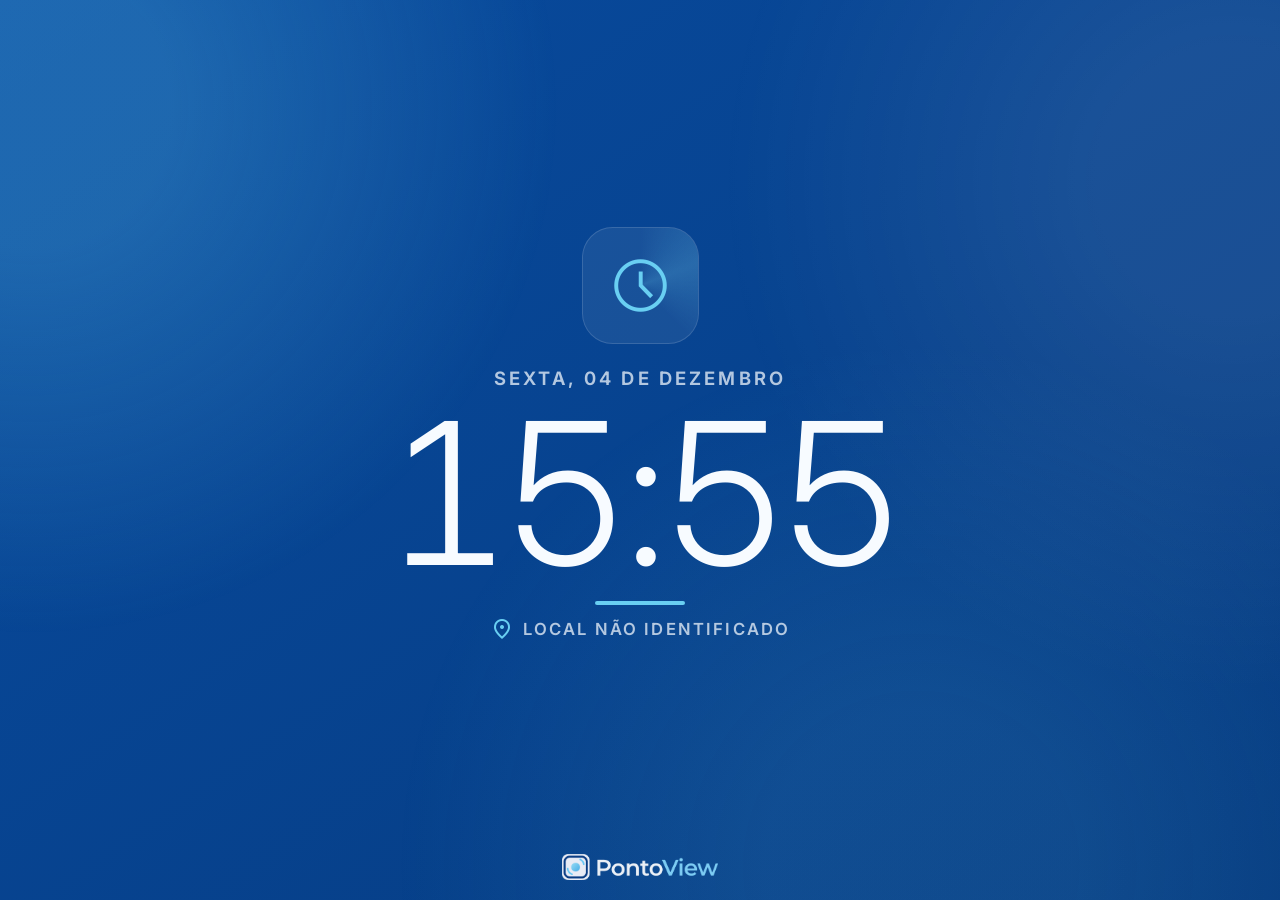
<file: pontoview-automaticos/hora/index.html>
<!doctype html><html lang="pt-BR"><head><meta charset="utf-8"><meta name="viewport" content="width=device-width,initial-scale=1"><title>PontoView • Hora Exata</title><link rel="preconnect" href="https://fonts.googleapis.com"><link rel="preconnect" href="https://fonts.gstatic.com" crossorigin><link href="https://fonts.googleapis.com/css2?family=Inter:wght@300;400;500;600;700&display=swap" rel="stylesheet"><link href="https://fonts.googleapis.com/css2?family=Material+Symbols+Outlined:opsz,wght,FILL,GRAD@24..48,300..700,0,0" rel="stylesheet"><link rel="stylesheet" href="../shared/pontoview.css"><style>
body{transition:background 1.2s ease}.clock-stage{min-height:0;display:grid;place-items:center;text-align:center}.clock-panel{display:flex;flex-direction:column;align-items:center;justify-content:center}.clock-icon{width:clamp(86px,8vw,126px);aspect-ratio:1;border-radius:36px;display:grid;place-items:center;margin-bottom:clamp(24px,3vh,38px);background:rgba(255,255,255,.07);border:1px solid var(--pv-line);position:relative;overflow:hidden}.clock-icon::after{content:"";position:absolute;inset:-40%;background:conic-gradient(from 0deg,transparent,rgba(105,207,242,.2),transparent 38%);animation:spin 8s linear infinite}.clock-icon span{font-size:clamp(48px,5vw,76px);color:var(--pv-sky);position:relative;z-index:1}.date{font-size:clamp(15px,1.45vw,23px);font-weight:650;letter-spacing:.17em;color:var(--pv-soft);text-transform:uppercase;margin-bottom:clamp(14px,2vh,24px)}.time{font-size:clamp(118px,18vw,248px);font-weight:300;line-height:.9;letter-spacing:-.055em;font-variant-numeric:tabular-nums}.divider{width:clamp(80px,8vw,120px);height:4px;border-radius:99px;background:var(--pv-sky);margin:clamp(20px,3vh,34px) auto clamp(14px,2vh,22px)}.location{display:flex;align-items:center;gap:9px;font-size:clamp(13px,1.25vw,19px);font-weight:600;letter-spacing:.13em;text-transform:uppercase;color:var(--pv-soft)}.location span:first-child{color:var(--pv-sky)}@keyframes spin{to{transform:rotate(360deg)}}




</style><link rel="stylesheet" href="../shared/responsive.css"></head><body class="pv-panel panel-hora"><div class="pv-ambient"></div><div class="pv-shell"><main class="clock-stage pv-stage-centered"><section class="clock-panel"><div class="clock-icon"><span class="material-symbols-outlined">schedule</span></div><div class="date" id="date">—</div><div class="time" id="time">--:--</div><div class="divider"></div><div class="location"><span class="material-symbols-outlined">location_on</span><span id="city">Localizando...</span></div></section></main><footer class="pv-footer"><img src="../../assets/logo/pontoview-logo-white.png" alt="PontoView"></footer></div><script src="../shared/pv.js"></script><script>
const week=['DOMINGO','SEGUNDA','TERÇA','QUARTA','QUINTA','SEXTA','SÁBADO'],months=['JANEIRO','FEVEREIRO','MARÇO','ABRIL','MAIO','JUNHO','JULHO','AGOSTO','SETEMBRO','OUTUBRO','NOVEMBRO','DEZEMBRO'];const time=document.getElementById('time'),date=document.getElementById('date'),city=document.getElementById('city');function pad(n){return String(n).padStart(2,'0')}function tick(){const d=new Date();time.textContent=`${pad(d.getHours())}:${pad(d.getMinutes())}`;date.textContent=`${week[d.getDay()]}, ${pad(d.getDate())} DE ${months[d.getMonth()]}`;const h=d.getHours();document.body.style.background=h>=6&&h<12?'linear-gradient(145deg,#0b55ad,#08458f)':h>=12&&h<18?'linear-gradient(145deg,#084b9f,#063b80)':'linear-gradient(145deg,#063a7c,#03275b)'}async function locate(){try{const place=await PV.cached('hora-location',24*60*60*1000,async()=>{for(const url of ['https://ipwho.is/?lang=pt','https://ipapi.co/json/']){try{const d=await PV.fetchJSON(url);const c=d.city||d.cidade,r=d.region_code||d.region||d.state_code;if(c)return(c+(r?' · '+r:'')).toUpperCase()}catch{}}throw new Error('Localização indisponível')});city.textContent=place}catch{city.textContent='LOCAL NÃO IDENTIFICADO'}}tick();setInterval(tick,1000);locate();
</script></body></html>
</file>
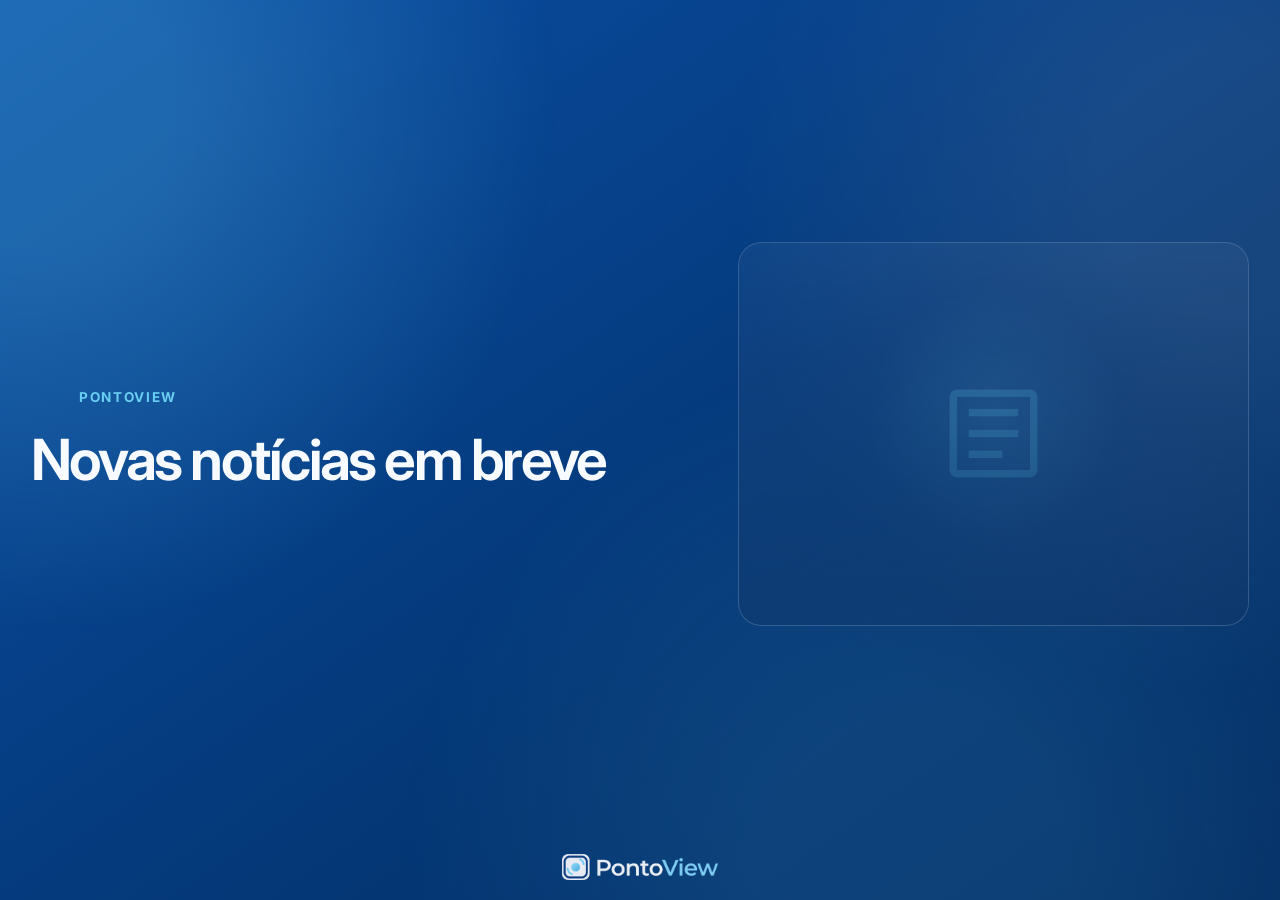
<file: pontoview-automaticos/noticias/index.html>
<!doctype html><html lang="pt-BR"><head><meta charset="utf-8"><meta name="viewport" content="width=device-width,initial-scale=1"><title>PontoView • Notícias</title><link rel="preconnect" href="https://fonts.googleapis.com"><link rel="preconnect" href="https://fonts.gstatic.com" crossorigin><link href="https://fonts.googleapis.com/css2?family=Inter:wght@300;400;500;600;700;800&display=swap" rel="stylesheet"><link href="https://fonts.googleapis.com/css2?family=Material+Symbols+Outlined:opsz,wght,FILL,GRAD@24..48,300..700,0,0" rel="stylesheet"><link rel="stylesheet" href="../shared/pontoview.css"><style>
.news-stage{min-height:0;display:grid;grid-template-columns:minmax(0,57%) minmax(0,43%);gap:clamp(30px,3.4vw,56px);align-items:stretch}.copy{min-height:0;min-width:0;display:flex;flex-direction:column;justify-content:center;overflow:hidden;padding:6px 0}.source-row{display:flex;align-items:center;gap:12px;margin-bottom:clamp(16px,2vh,24px);color:var(--pv-sky);font-size:clamp(11px,.9vw,14px);font-weight:700;letter-spacing:.12em;text-transform:uppercase;flex:0 0 auto}.source-logo{width:34px;height:34px;display:grid;place-items:center;flex:0 0 auto}.source-logo img{width:30px;height:30px;object-fit:contain;filter:drop-shadow(0 3px 8px rgba(0,0,0,.16))}.headline{margin:0;max-width:20ch;font-size:clamp(32px,4vw,64px);font-weight:650;line-height:1.04;letter-spacing:-.045em;text-wrap:balance;overflow-wrap:anywhere;hyphens:auto}.desc{margin:clamp(18px,2.3vh,28px) 0 0;max-width:62ch;font-size:clamp(14px,1.2vw,19px);line-height:1.48;color:var(--pv-soft);text-wrap:pretty;overflow-wrap:anywhere}.media{min-height:0;position:relative;border-radius:var(--pv-radius);overflow:hidden;background:radial-gradient(circle at 50% 45%,rgba(105,207,242,.13),transparent 38%),rgba(255,255,255,.045);border:1px solid var(--pv-line)}.media img.photo{width:100%;height:100%;object-fit:cover;display:none;animation:pvImageBreath 14s ease-in-out infinite}.media.has-image img.photo{display:block}.fallback{position:absolute;inset:0;display:grid;place-items:center}.fallback span{font-size:clamp(100px,11vw,180px);color:rgba(105,207,242,.23)}.media.has-image .fallback{display:none}.media::after{content:"";position:absolute;inset:0;background:linear-gradient(180deg,rgba(3,42,97,.01),rgba(3,42,97,.42));pointer-events:none}.qr{position:absolute;z-index:3;right:18px;bottom:18px;display:flex;align-items:center;gap:10px;padding:9px 11px 9px 9px;border-radius:17px;background:rgba(3,42,97,.76);border:1px solid rgba(255,255,255,.16);backdrop-filter:blur(9px)}.qr.hidden{display:none}.qr img{width:68px;height:68px;border-radius:10px;background:#fff}.qr div{font-size:9px;line-height:1.25;color:rgba(255,255,255,.7);max-width:120px}.qr b{display:block;color:#fff;font-size:10px;text-transform:uppercase;letter-spacing:.08em;margin-bottom:3px}.news-stage{animation:newsEnter .72s var(--pv-ease) both}@keyframes newsEnter{from{opacity:0;transform:translateY(10px);filter:blur(2px)}to{opacity:1;transform:none;filter:none}}@media(orientation:portrait),(max-aspect-ratio:4/5){.news-stage{grid-template-columns:1fr;grid-template-rows:minmax(0,52%) minmax(0,48%);gap:22px}.headline{font-size:clamp(32px,6.6vw,58px);max-width:none}.desc{font-size:clamp(14px,2.4vw,19px)}}@media(prefers-reduced-motion:reduce){.news-stage{animation:none}.media img.photo{animation:none}}
</style><link rel="stylesheet" href="../shared/responsive.css"></head><body class="pv-panel panel-noticias"><div class="pv-ambient"></div><div class="pv-shell"><main class="news-stage pv-stage-centered"><section class="copy" id="copy"><div class="source-row"><span class="source-logo"><img id="favicon" alt=""></span><span id="source">Fonte</span></div><h1 class="headline" id="title">Carregando notícias...</h1><p class="desc" id="desc"></p></section><section class="media" id="media"><div class="fallback"><span class="material-symbols-outlined">article</span></div><img class="photo" id="image" alt=""><div class="qr hidden" id="qr"><img id="qrImg" alt="QR Code"><div><b id="qrTitle">Leia a matéria</b><span id="qrHint">Aponte a câmera do celular</span></div></div></section></main><footer class="pv-footer"><img src="../../assets/logo/pontoview-logo-white.png" alt="PontoView"></footer></div><script src="../shared/pv.js"></script><script>
const WORKER='https://pontoview-api.pedrhc258.workers.dev/api/news';const copy=document.getElementById('copy'),title=document.getElementById('title'),desc=document.getElementById('desc'),source=document.getElementById('source'),favicon=document.getElementById('favicon'),media=document.getElementById('media'),image=document.getElementById('image'),qr=document.getElementById('qr'),qrImg=document.getElementById('qrImg'),qrTitle=document.getElementById('qrTitle'),qrHint=document.getElementById('qrHint');
function clean(t){return PV.clean(t).replace(/📲|👉|🔗/g,'')}
function summary(t){let s=clean(t);s=s.split(/(?:Notícias relacionadas|Leia também|Veja também|Saiba mais)\s*:/i)[0].trim();if(s.length>520)s=s.slice(0,517).replace(/\s+\S*$/,'')+'…';return s}
function faviconUrl(u){try{return'https://www.google.com/s2/favicons?domain='+new URL(u).hostname+'&sz=128'}catch{return''}}
function normalizeImage(u){u=String(u||'').trim();if(u.startsWith('//'))u='https:'+u;return /^https?:\/\//i.test(u)?u:''}
function proxyImage(u){const v=normalizeImage(u);return v?'https://images.weserv.nl/?url='+encodeURIComponent(v.replace(/^https?:\/\//,''))+'&w=1600&h=1200&fit=cover&output=webp':''}
function setImage(u){const original=normalizeImage(u);media.classList.remove('has-image');image.removeAttribute('src');if(!original)return;const candidates=[proxyImage(original),original].filter(Boolean);let i=0;const next=()=>{if(i>=candidates.length){media.classList.remove('has-image');image.removeAttribute('src');return}image.onload=()=>{media.classList.add('has-image');image.onload=null;image.onerror=null};image.onerror=next;image.src=candidates[i++]};next()}
function fitCopy(){const portrait=matchMedia('(orientation: portrait)').matches;let max=portrait?58:64,min=28;title.style.fontSize=max+'px';desc.style.display=desc.textContent?'block':'none';desc.style.fontSize='';const fits=()=>copy.scrollHeight<=copy.clientHeight+1;if(fits())return;let lo=min,hi=max,best=min;for(let n=0;n<10;n++){const mid=Math.floor((lo+hi)/2);title.style.fontSize=mid+'px';if(fits()){best=mid;lo=mid+1}else hi=mid-1}title.style.fontSize=best+'px';if(!fits()&&desc.textContent){desc.style.fontSize='13px'}if(!fits()&&desc.textContent){desc.style.display='none'}}
function render(x){title.textContent=clean(x.title)||'Notícia';const body=summary(x.description||x.summary||'');desc.textContent=body;desc.style.display=body?'block':'none';source.textContent=x.source||x.sourceDomain||'Fonte';const f=faviconUrl(x.link||x.sourceUrl||'');favicon.src=f;favicon.style.display=f?'block':'none';favicon.onerror=()=>favicon.style.display='none';setImage(x.image);const link=x.link||x.sourceUrl||'';if(link){qrImg.src=PV.qrUrl(link);qr.classList.remove('hidden');qrTitle.textContent=x.link?'Leia a matéria':'Acesse a fonte';qrHint.textContent=x.link?'Aponte a câmera do celular':'Abra o portal da fonte'}else{qr.classList.add('hidden');qrImg.removeAttribute('src')}requestAnimationFrame(()=>requestAnimationFrame(fitCopy))}
async function fetchNews(){return PV.fromApi('/api/noticias',()=>PV.fetchJSON(WORKER))}
async function load(){try{const d=await fetchNews();const items=Array.isArray(d.items)?d.items.filter(x=>x&&x.title):[];if(!items.length)throw new Error('Sem notícias');const item=PV.pickForRefresh(items,'noticias',x=>String(x.link||x.title));render(item)}catch{title.textContent='Novas notícias em breve';desc.style.display='none';source.textContent='PontoView';favicon.style.display='none';media.classList.remove('has-image');qr.classList.add('hidden')}}
window.addEventListener('resize',()=>requestAnimationFrame(fitCopy));load();
</script></body></html>
</file>
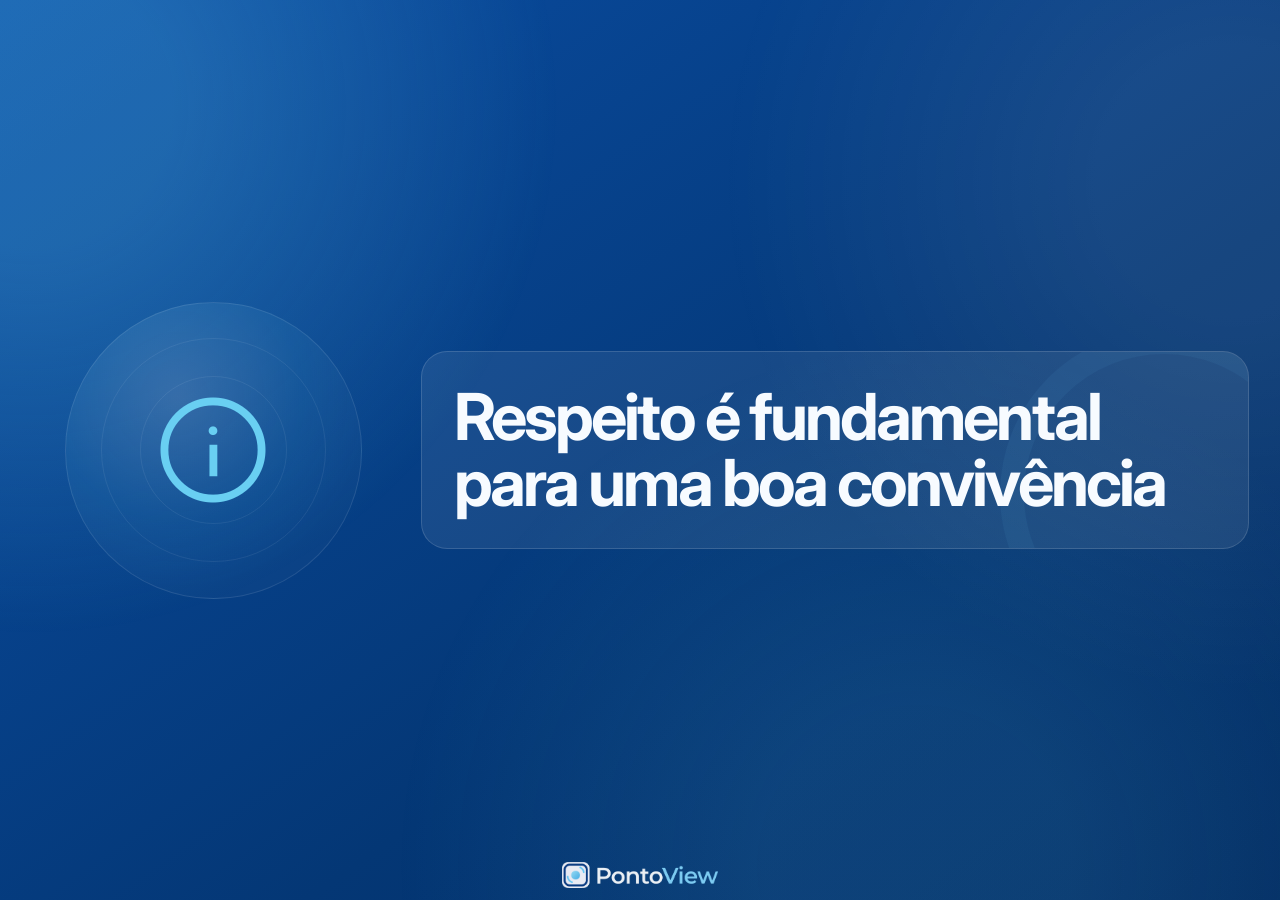
<file: pontoview-automaticos/orientacoes/index.html>
<!doctype html><html lang="pt-BR"><head><meta charset="utf-8"><meta name="viewport" content="width=device-width,initial-scale=1"><title>PontoView • Orientações</title><link rel="preconnect" href="https://fonts.googleapis.com"><link rel="preconnect" href="https://fonts.gstatic.com" crossorigin><link href="https://fonts.googleapis.com/css2?family=Inter:wght@300;400;500;600;700;800&display=swap" rel="stylesheet"><link href="https://fonts.googleapis.com/css2?family=Material+Symbols+Outlined:opsz,wght,FILL,GRAD@24..48,300..700,0,0" rel="stylesheet"><link rel="stylesheet" href="../shared/pontoview.css"><style>
.orientation{min-height:0;display:grid;grid-template-columns:minmax(0,30%) minmax(0,70%);gap:clamp(24px,3.2vw,52px);animation:orientationIn .68s var(--pv-ease) both}.visual{display:grid;place-items:center}.orb{width:min(27vw,390px);aspect-ratio:1;border-radius:50%;display:grid;place-items:center;position:relative;background:radial-gradient(circle at 38% 32%,rgba(255,255,255,.15),rgba(105,207,242,.08) 46%,rgba(255,255,255,.025) 70%);border:1px solid rgba(255,255,255,.1)}.orb::before,.orb::after{content:"";position:absolute;border-radius:50%;border:1px solid rgba(255,255,255,.07)}.orb::before{inset:12%;animation:pvRing 22s linear infinite}.orb::after{inset:25%;animation:pvRing 16s linear infinite reverse}.orb span{font-size:clamp(108px,11vw,176px);color:var(--pv-sky);animation:float 4.8s ease-in-out infinite}.message{min-height:0;display:flex;flex-direction:column;justify-content:center;padding:clamp(32px,3.6vw,58px);border-radius:30px;background:rgba(255,255,255,.075);border:1px solid var(--pv-line);position:relative;overflow:hidden}.message::after{content:"";position:absolute;right:-80px;bottom:-110px;width:280px;aspect-ratio:1;border-radius:50%;border:24px solid rgba(105,207,242,.055)}.primary{font-size:clamp(52px,6vw,98px);font-weight:700;line-height:1.02;letter-spacing:-.045em;text-wrap:balance;position:relative;z-index:1}@keyframes float{50%{transform:translateY(-7px) rotate(-2deg)}}@keyframes orientationIn{from{opacity:0;transform:translateY(10px);filter:blur(2px)}to{opacity:1;transform:none;filter:none}}@media(orientation:portrait),(max-aspect-ratio:4/5){.orientation{grid-template-columns:1fr;grid-template-rows:minmax(0,34%) minmax(0,66%);gap:22px}.orb{width:min(42vw,340px)}.primary{font-size:clamp(48px,8.8vw,82px)}}
</style><link rel="stylesheet" href="../shared/responsive.css"></head><body class="pv-panel panel-orientacoes"><div class="pv-ambient"></div><div class="pv-shell"><main class="orientation pv-stage-centered pv-balanced-stage"><section class="visual"><div class="orb"><span class="material-symbols-outlined">info</span></div></section><section class="message"><div class="primary" id="message">Aguarde ser chamado</div></section></main><footer class="pv-footer"><img src="../../assets/logo/pontoview-logo-white.png" alt="PontoView"></footer></div><script src="../shared/pv.js"></script><script>
const items=['Respeite a ordem de atendimento','Aguarde ser chamado','Em caso de dúvidas, procure um atendente','Mantenha seus dados atualizados','Atenção aos avisos disponíveis neste ambiente','Mantenha o ambiente organizado','Respeite o espaço das outras pessoas','Evite falar ao celular em voz alta','Mantenha o volume do celular no modo silencioso','Colabore para um ambiente mais agradável','Seja gentil e paciente','Cuide de seus pertences pessoais','Atenção à sinalização do local','Em caso de emergência, siga as orientações da equipe','Mantenha as áreas de circulação livres','Higienize as mãos sempre que possível','Caso não se sinta bem, informe um responsável','Respeito é fundamental para uma boa convivência','Pequenas atitudes tornam o ambiente melhor','Sua compreensão é importante'];const message=document.getElementById('message');message.textContent=PV.pickForRefresh(items,'orientacoes',x=>x)||items[0];
</script></body></html>
</file>
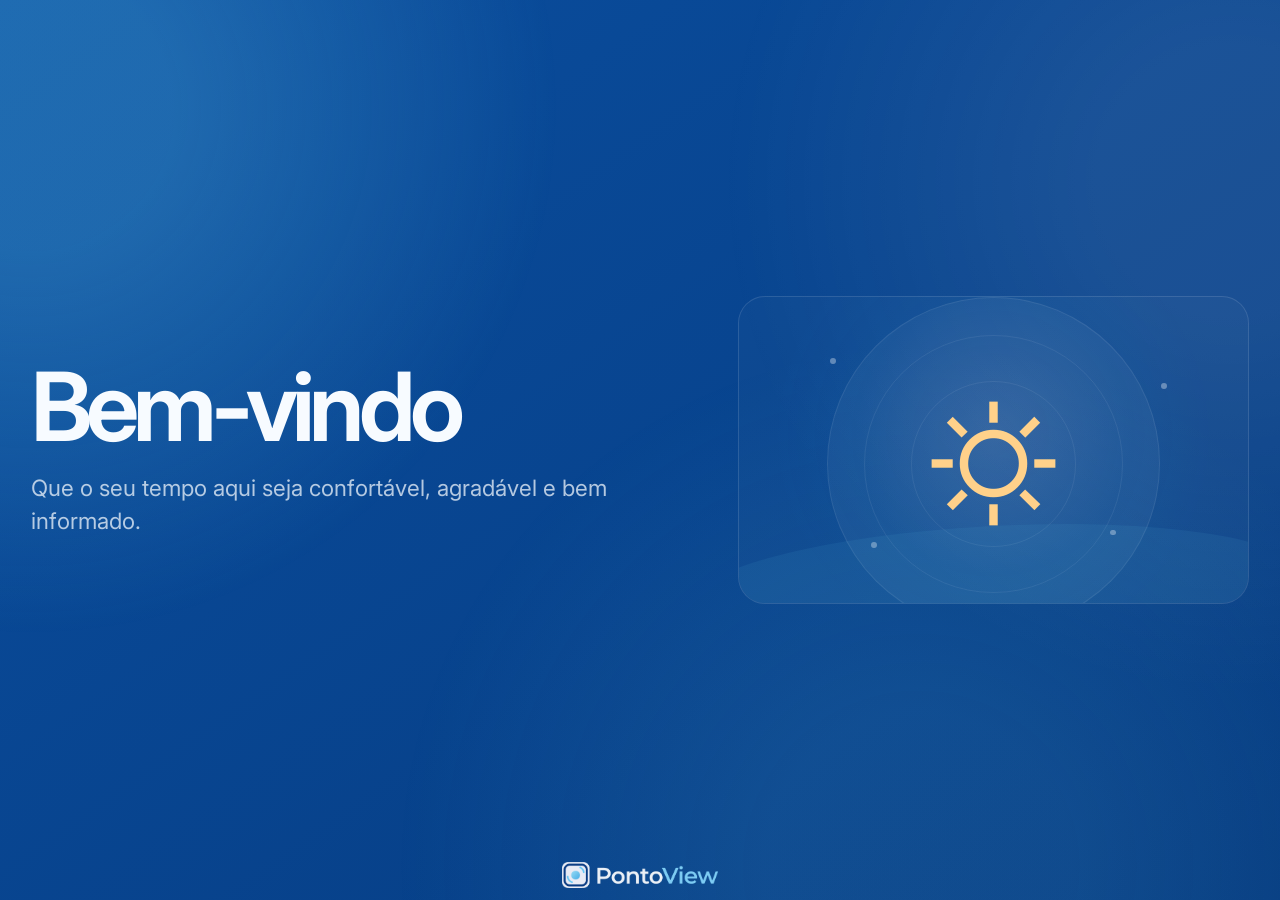
<file: pontoview-automaticos/saudacoes/index.html>
<!doctype html><html lang="pt-BR"><head><meta charset="utf-8"><meta name="viewport" content="width=device-width,initial-scale=1"><title>PontoView • Saudações</title><link rel="preconnect" href="https://fonts.googleapis.com"><link rel="preconnect" href="https://fonts.gstatic.com" crossorigin><link href="https://fonts.googleapis.com/css2?family=Inter:wght@300;400;500;600;700;800&display=swap" rel="stylesheet"><link href="https://fonts.googleapis.com/css2?family=Material+Symbols+Outlined:opsz,wght,FILL,GRAD@24..48,300..700,0,0" rel="stylesheet"><link rel="stylesheet" href="../shared/pontoview.css"><style>
:root{--g1:#0b55ad;--g2:#08458f;--warm:#ffd88a}body{background:linear-gradient(145deg,var(--g1),var(--g2));transition:background 1.2s ease}.greeting{min-height:0;display:grid;grid-template-columns:minmax(0,58%) minmax(0,42%);gap:clamp(28px,3vw,50px)}.copy{min-height:0;display:flex;flex-direction:column;justify-content:center}.title{font-size:clamp(64px,8vw,138px);font-weight:650;line-height:.92;letter-spacing:-.065em;text-wrap:balance}.subtitle{margin-top:clamp(24px,3vh,36px);font-size:clamp(18px,1.55vw,25px);line-height:1.5;color:var(--pv-soft);max-width:46ch}.scene{min-height:0;position:relative;display:grid;place-items:center;overflow:hidden;border-radius:clamp(28px,3vw,44px);background:radial-gradient(circle at 50% 45%,rgba(255,255,255,.12),rgba(105,207,242,.06) 45%,rgba(255,255,255,.025) 72%);border:1px solid rgba(255,255,255,.12)}.celestial{width:min(25vw,340px);aspect-ratio:1;border-radius:50%;display:grid;place-items:center;position:relative;background:rgba(255,255,255,.045);border:1px solid rgba(255,255,255,.08)}.celestial::before,.celestial::after{content:"";position:absolute;border-radius:50%;border:1px solid rgba(255,255,255,.07)}.celestial::before{inset:11%;animation:pvRing 28s linear infinite}.celestial::after{inset:25%;animation:pvRing 19s linear infinite reverse}.celestial span{font-size:clamp(110px,12vw,190px);color:var(--warm);z-index:2;animation:float 5s ease-in-out infinite}.spark{position:absolute;width:6px;height:6px;border-radius:50%;background:#fff;opacity:.34;animation:twinkle 3s ease-in-out infinite}.spark.a{left:18%;top:20%}.spark.b{right:16%;top:28%;animation-delay:-1s}.spark.c{left:26%;bottom:18%;animation-delay:-2s}.spark.d{right:26%;bottom:22%;animation-delay:-.5s}.wave{position:absolute;left:-10%;right:-10%;bottom:-17%;height:42%;border-radius:50% 50% 0 0;background:rgba(105,207,242,.07);transform:rotate(-3deg)}.greeting{animation:greetingIn .7s var(--pv-ease) both}@keyframes greetingIn{from{opacity:0;transform:translateY(12px);filter:blur(2px)}to{opacity:1;transform:none;filter:none}}@keyframes float{50%{transform:translateY(-8px) rotate(-2deg)}}@keyframes twinkle{50%{opacity:.9;transform:scale(1.7)}}@media(orientation:portrait),(max-aspect-ratio:4/5){.greeting{grid-template-columns:1fr;grid-template-rows:minmax(0,58%) minmax(0,42%);gap:22px}.title{font-size:clamp(68px,13vw,116px)}.celestial{width:min(48vw,350px)}}@media(prefers-reduced-motion:reduce){.greeting,.celestial::before,.celestial::after,.celestial span,.spark{animation:none!important}}
</style><link rel="stylesheet" href="../shared/responsive.css"></head><body class="pv-panel panel-saudacoes"><div class="pv-ambient"></div><div class="pv-shell"><main class="greeting pv-stage-centered pv-balanced-stage"><section class="copy"><div class="title" id="title">Bem-vindo</div><div class="subtitle" id="subtitle">Que o seu tempo aqui seja leve, agradável e bem informado.</div></section><section class="scene"><span class="spark a"></span><span class="spark b"></span><span class="spark c"></span><span class="spark d"></span><div class="celestial"><span class="material-symbols-outlined" id="sceneIcon">wb_sunny</span></div><div class="wave"></div></section></main><footer class="pv-footer"><img src="../../assets/logo/pontoview-logo-white.png" alt="PontoView"></footer></div><script src="../shared/pv.js"></script><script>
const title=document.getElementById('title'),subtitle=document.getElementById('subtitle'),icon=document.getElementById('sceneIcon'),name=PV.qs('nome','');function state(){const h=new Date().getHours();if(h>=5&&h<12)return{g:'Bom dia',icon:'wb_sunny',key:'morning',g1:'#0b5db5',g2:'#08458f',warm:'#ffd88a',text:'Que o seu dia comece leve, acolhedor e cheio de boas possibilidades.'};if(h>=12&&h<18)return{g:'Boa tarde',icon:'sunny',key:'afternoon',g1:'#0a4e9f',g2:'#063b80',warm:'#ffd18a',text:'Que a sua tarde siga tranquila, produtiva e com bons encontros pelo caminho.'};return{g:'Boa noite',icon:'nightlight',key:'evening',g1:'#063a7c',g2:'#03275b',warm:'#cfe3ff',text:'Que a sua noite seja tranquila, acolhedora e agradável.'}}function render(){const s=state();document.documentElement.style.setProperty('--g1',s.g1);document.documentElement.style.setProperty('--g2',s.g2);document.documentElement.style.setProperty('--warm',s.warm);icon.textContent=s.icon;const options=[{t:s.g,sub:s.text},{t:name?`Bem-vindo, ${name}`:'Bem-vindo',sub:'Que o seu tempo aqui seja confortável, agradável e bem informado.'}];const x=PV.pickForRefresh(options,'saudacoes',i=>i.t);title.textContent=x.t;subtitle.textContent=x.sub}render();
</script></body></html>
</file>
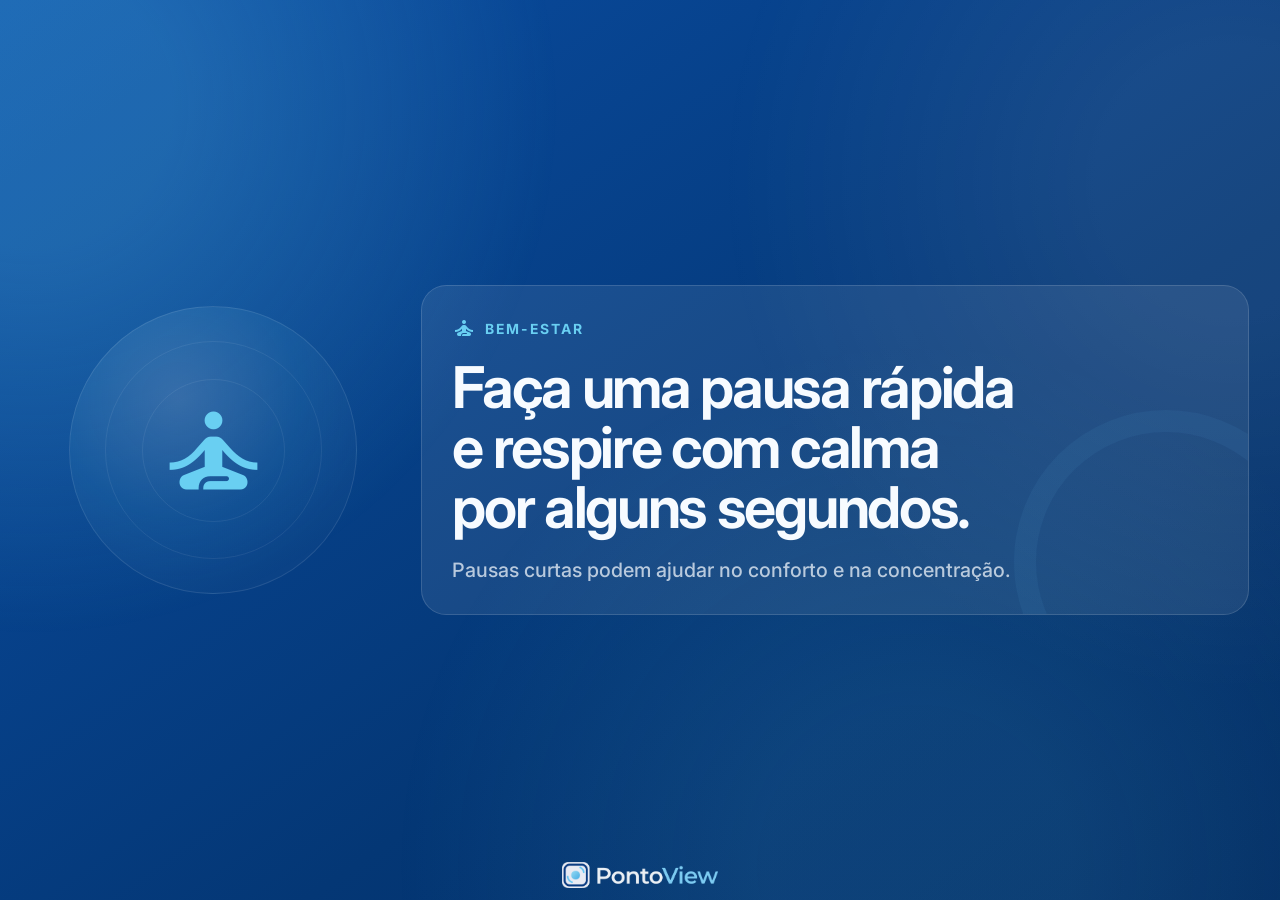
<file: pontoview-automaticos/saude/index.html>
<!doctype html><html lang="pt-BR"><head><meta charset="utf-8"><meta name="viewport" content="width=device-width,initial-scale=1"><title>PontoView • Dicas de Saúde</title><link rel="preconnect" href="https://fonts.googleapis.com"><link rel="preconnect" href="https://fonts.gstatic.com" crossorigin><link href="https://fonts.googleapis.com/css2?family=Inter:wght@300;400;500;600;700;800&display=swap" rel="stylesheet"><link href="https://fonts.googleapis.com/css2?family=Material+Symbols+Outlined:opsz,wght,FILL,GRAD@24..48,300..700,0,0" rel="stylesheet"><link rel="stylesheet" href="../shared/pontoview.css"><style>
.health{min-height:0;display:grid;grid-template-columns:minmax(0,31%) minmax(0,69%);gap:clamp(22px,3vw,46px)}.visual{display:grid;place-items:center}.orb{width:min(25vw,360px);aspect-ratio:1;border-radius:50%;display:grid;place-items:center;position:relative;background:radial-gradient(circle at 38% 32%,rgba(255,255,255,.15),rgba(105,207,242,.08) 46%,rgba(255,255,255,.025) 70%);border:1px solid rgba(255,255,255,.1)}.orb::before,.orb::after{content:"";position:absolute;border-radius:50%;border:1px solid rgba(255,255,255,.07)}.orb::before{inset:12%;animation:pvRing 22s linear infinite}.orb::after{inset:25%;animation:pvRing 16s linear infinite reverse}.hero-icon{font-size:clamp(100px,9vw,156px);color:var(--pv-sky);z-index:1;animation:float 4.8s ease-in-out infinite}.tip{min-height:0;display:flex;flex-direction:column;justify-content:center;padding:clamp(30px,3.4vw,54px);border-radius:30px;background:rgba(255,255,255,.08);border:1px solid var(--pv-line);position:relative;overflow:hidden}.tip::after{content:"";position:absolute;right:-70px;bottom:-100px;width:260px;aspect-ratio:1;border-radius:50%;border:22px solid rgba(105,207,242,.06)}.kicker{display:flex;align-items:center;gap:10px;font-size:clamp(11px,.9vw,14px);font-weight:700;letter-spacing:.14em;text-transform:uppercase;color:var(--pv-sky);margin-bottom:clamp(20px,2.4vh,30px);z-index:1}.headline{font-size:clamp(44px,4.9vw,78px);font-weight:650;line-height:1.05;letter-spacing:-.04em;text-wrap:balance;z-index:1}.hint{margin-top:clamp(20px,2.4vh,30px);font-size:clamp(15px,1.25vw,20px);line-height:1.45;color:var(--pv-soft);font-weight:500;max-width:900px;z-index:1}@keyframes float{50%{transform:translateY(-6px) rotate(-2deg)}}.health{animation:healthIn .68s var(--pv-ease) both}@keyframes healthIn{from{opacity:0;transform:translateY(10px);filter:blur(2px)}to{opacity:1;transform:none;filter:none}}@media(orientation:portrait),(max-aspect-ratio:4/5){.health{grid-template-columns:1fr;grid-template-rows:minmax(0,34%) minmax(0,66%);gap:22px}.orb{width:min(40vw,320px)}.headline{font-size:clamp(40px,7.5vw,68px)}}
</style><link rel="stylesheet" href="../shared/responsive.css"></head><body class="pv-panel panel-saude"><div class="pv-ambient"></div><div class="pv-shell"><main class="health pv-stage-centered pv-balanced-stage"><section class="visual"><div class="orb"><span class="material-symbols-outlined hero-icon" id="heroIcon">health_and_safety</span></div></section><section class="tip"><div class="kicker"><span class="material-symbols-outlined" id="tipIcon">health_and_safety</span><span id="category">Bem-estar</span></div><div class="headline" id="title">Cuide de você ao longo do dia.</div><div class="hint" id="hint"></div></section></main><footer class="pv-footer"><img src="../../assets/logo/pontoview-logo-white.png" alt="PontoView"></footer></div><script src="../shared/pv.js"></script><script>
const WORKER='https://saude.pedrhc258.workers.dev/api/health-tips';const local=[{category:'Hidratação',icon:'water_drop',text:'Hidrate-se ao longo do dia. Pequenos goles com frequência ajudam a manter o hábito.',hint:'Deixe uma garrafa à vista e mantenha água acessível.'},{category:'Bem-estar',icon:'self_improvement',text:'Faça uma pausa rápida e respire com calma por alguns segundos.',hint:'Pausas curtas podem ajudar no conforto e na concentração.'},{category:'Movimento',icon:'directions_walk',text:'Se estiver sentado há muito tempo, levante e caminhe um pouco.',hint:'Movimentos curtos e alongamentos leves podem ajudar durante o dia.'},{category:'Higiene',icon:'wash',text:'Higienize as mãos com atenção às palmas, dorso, dedos e unhas.',hint:'Sempre que possível, utilize água e sabão.'},{category:'Telas',icon:'visibility',text:'Descanse os olhos olhando para um ponto distante por alguns segundos.',hint:'Pequenas pausas ajudam a reduzir o desconforto diante de telas.'}];const heroIcon=document.getElementById('heroIcon'),tipIcon=document.getElementById('tipIcon'),category=document.getElementById('category'),title=document.getElementById('title'),hint=document.getElementById('hint');function safe(x){return{category:PV.clean(x.category||x.categoria||'Saúde'),icon:PV.clean(x.icon||'health_and_safety'),text:PV.clean(x.text||x.title||x.titulo||''),hint:PV.clean(x.hint||x.description||x.descricao||'')}}function render(x){x=safe(x);heroIcon.textContent=x.icon;tipIcon.textContent=x.icon;category.textContent=x.category;title.textContent=x.text||'Cuide de você ao longo do dia.';hint.textContent=x.hint;hint.style.display=x.hint?'':'none'}async function fetchRemote(){return PV.fromApi('/api/saude',()=>PV.fetchJSON(WORKER))}async function load(){let items=[...local];try{const d=await fetchRemote();const r=Array.isArray(d)?d:Array.isArray(d.items)?d.items:[];if(r.length)items=[...local,...r.map(safe)]}catch{}render(PV.pickForRefresh(items,'saude',x=>x.text)||local[0])}load();
</script></body></html>
</file>
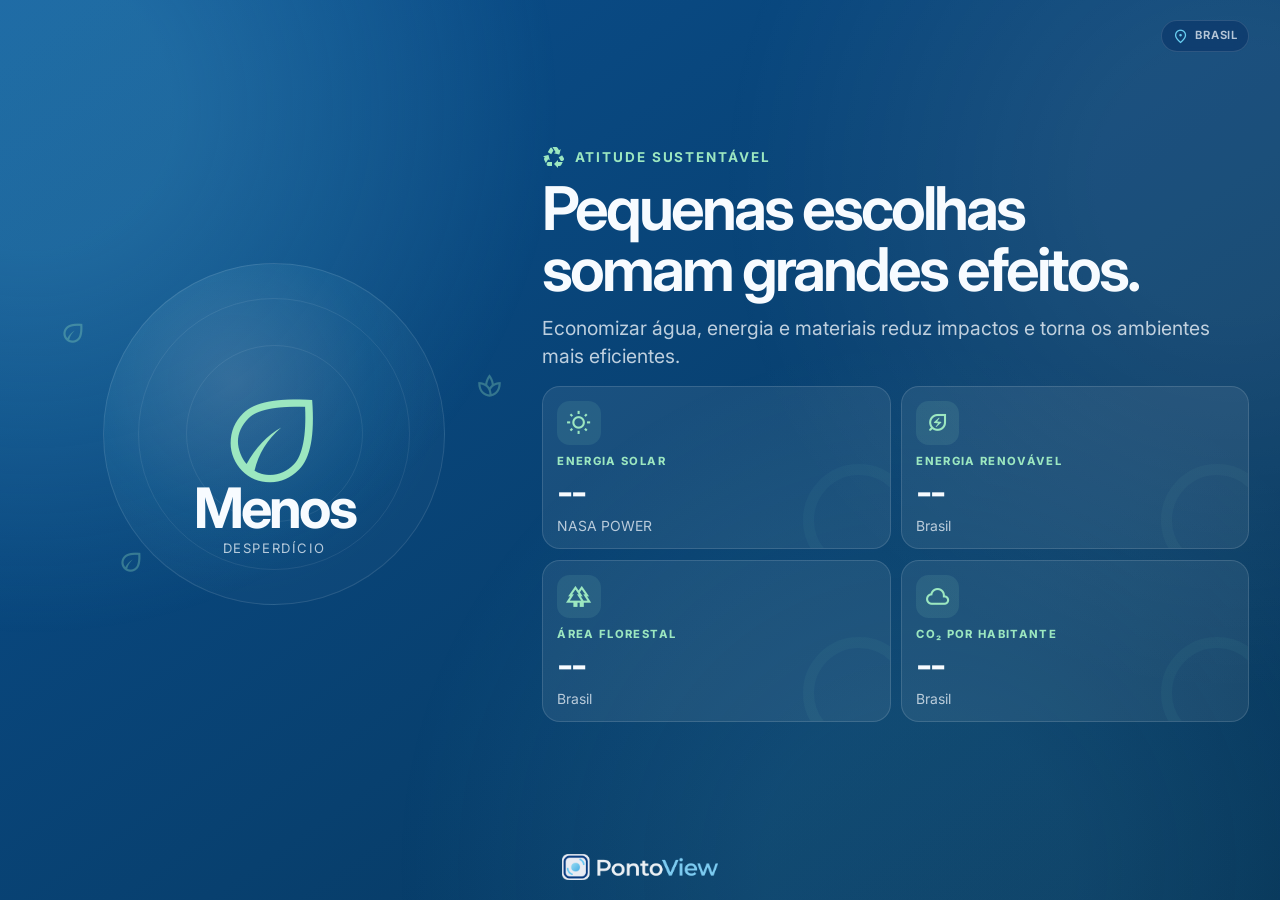
<file: pontoview-automaticos/sustentabilidade/index.html>
<!doctype html>
<html lang="pt-BR"><head><meta charset="utf-8"><meta name="viewport" content="width=device-width,initial-scale=1"><title>PontoView • Sustentabilidade</title>
<link rel="preconnect" href="https://fonts.googleapis.com"><link rel="preconnect" href="https://fonts.gstatic.com" crossorigin><link href="https://fonts.googleapis.com/css2?family=Inter:wght@300;400;500;600;700;800&display=swap" rel="stylesheet"><link href="https://fonts.googleapis.com/css2?family=Material+Symbols+Outlined:opsz,wght,FILL,GRAD@24..48,300..700,0,0" rel="stylesheet"><link rel="stylesheet" href="../shared/pontoview.css">
<style>
body{background:linear-gradient(145deg,#0a4f8f,#08406f 58%,#063457)}
.eco-stage{min-height:0;display:grid;grid-template-columns:minmax(0,46%) minmax(0,54%);gap:clamp(28px,3.3vw,54px)}
.eco-hero{min-height:0;display:flex;align-items:center;justify-content:center;position:relative}.eco-orbit{width:min(31vw,430px);aspect-ratio:1;border-radius:50%;position:relative;display:grid;place-items:center;background:radial-gradient(circle at 38% 34%,rgba(255,255,255,.14),rgba(105,207,242,.08) 45%,rgba(255,255,255,.025) 70%);border:1px solid rgba(255,255,255,.11)}.eco-orbit::before,.eco-orbit::after{content:"";position:absolute;border-radius:50%;border:1px solid rgba(255,255,255,.08)}.eco-orbit::before{inset:10%;animation:pvRing 26s linear infinite}.eco-orbit::after{inset:24%;animation:pvRing 18s linear infinite reverse}.eco-glyph{font-size:clamp(86px,9vw,150px);color:#9ce7c0;position:relative;z-index:2;animation:ecoFloat 4.5s ease-in-out infinite}.eco-value{position:absolute;bottom:14%;left:50%;transform:translateX(-50%);z-index:3;text-align:center;white-space:nowrap}.eco-value strong{display:block;font-size:clamp(34px,4vw,64px);line-height:1;letter-spacing:-.05em}.eco-value span{display:block;margin-top:6px;font-size:clamp(10px,.8vw,13px);letter-spacing:.12em;text-transform:uppercase;color:var(--pv-soft)}
.leaf{position:absolute;color:rgba(157,236,194,.30);font-size:30px;animation:leafDrift 8s ease-in-out infinite}.leaf.one{left:6%;top:16%}.leaf.two{right:3%;top:32%;animation-delay:-2.6s}.leaf.three{left:18%;bottom:9%;animation-delay:-5s}
.eco-content{min-height:0;display:flex;flex-direction:column;justify-content:center}.eco-kicker{display:flex;align-items:center;gap:9px;font-size:clamp(11px,.9vw,14px);font-weight:700;letter-spacing:.14em;text-transform:uppercase;color:#9ce7c0;margin-bottom:14px}.eco-headline{font-size:clamp(42px,4.7vw,78px);font-weight:650;line-height:1.02;letter-spacing:-.05em;margin:0;text-wrap:balance}.eco-text{margin:20px 0 0;color:rgba(247,251,255,.76);font-size:clamp(16px,1.32vw,21px);line-height:1.5;max-width:60ch}.eco-grid{display:grid;grid-template-columns:repeat(2,minmax(0,1fr));gap:clamp(12px,1.4vw,18px);margin-top:clamp(24px,3vh,34px)}.eco-card{padding:clamp(16px,1.7vw,24px);border-radius:24px;background:rgba(255,255,255,.07);border:1px solid rgba(255,255,255,.13);position:relative;overflow:hidden}.eco-card-icon{width:42px;height:42px;border-radius:14px;display:grid;place-items:center;background:rgba(157,236,194,.10);margin-bottom:15px}.eco-card-icon span{font-size:26px;color:#9ce7c0}.eco-card-label{font-size:10px;font-weight:750;letter-spacing:.12em;text-transform:uppercase;color:#9ce7c0}.eco-card-value{margin-top:8px;font-size:clamp(28px,3.1vw,50px);font-weight:650;letter-spacing:-.05em;line-height:1}.eco-card-note{margin-top:8px;font-size:clamp(11px,.92vw,14px);line-height:1.35;color:var(--pv-soft)}.eco-card::after{content:"";position:absolute;width:90px;aspect-ratio:1;border-radius:50%;border:11px solid rgba(157,236,194,.04);right:-25px;bottom:-28px}
@keyframes ecoFloat{50%{transform:translateY(-8px) rotate(-3deg)}}@keyframes leafDrift{0%,100%{transform:translateY(0) rotate(-8deg);opacity:.22}50%{transform:translateY(-18px) translateX(8px) rotate(10deg);opacity:.42}}
.eco-stage{animation:ecoEnter .7s var(--pv-ease) both}@keyframes ecoEnter{from{opacity:0;transform:translateY(10px);filter:blur(2px)}to{opacity:1;transform:none;filter:none}}
@media (orientation:portrait),(max-aspect-ratio:4/5){.eco-stage{grid-template-columns:1fr;grid-template-rows:minmax(0,38%) minmax(0,62%);gap:20px}.eco-orbit{width:min(48vw,350px)}.eco-headline{font-size:clamp(40px,7.5vw,68px)}}

</style><link rel="stylesheet" href="../shared/responsive.css"></head><body class="pv-panel panel-sustentabilidade"><div class="pv-ambient" aria-hidden="true"></div><div class="pv-shell">
<div class="pv-source pv-source-floating"><span class="material-symbols-outlined">location_on</span><span id="locationName">Brasil</span></div>
<main class="eco-stage pv-stage-centered"><section class="eco-hero"><span class="material-symbols-outlined leaf one">eco</span><span class="material-symbols-outlined leaf two">spa</span><span class="material-symbols-outlined leaf three">eco</span><div class="eco-orbit"><span class="material-symbols-outlined eco-glyph" id="heroIcon">eco</span><div class="eco-value"><strong id="heroValue">--</strong><span id="heroUnit">indicador</span></div></div></section><section class="eco-content"><div class="eco-kicker"><span class="material-symbols-outlined" id="heroMiniIcon">energy_savings_leaf</span><span id="heroLabel">Indicador ambiental</span></div><h1 class="eco-headline" id="heroHeadline">Dados que ajudam a enxergar o planeta.</h1><p class="eco-text" id="heroText">Buscando informações ambientais de fontes abertas.</p><div class="eco-grid">
<article class="eco-card"><div class="eco-card-icon"><span class="material-symbols-outlined">wb_sunny</span></div><div class="eco-card-label">Energia solar</div><div class="eco-card-value" id="solar">--</div><div class="eco-card-note" id="solarNote">NASA POWER</div></article>
<article class="eco-card"><div class="eco-card-icon"><span class="material-symbols-outlined">energy_savings_leaf</span></div><div class="eco-card-label">Energia renovável</div><div class="eco-card-value" id="renewable">--</div><div class="eco-card-note" id="renewableYear">Brasil</div></article>
<article class="eco-card"><div class="eco-card-icon"><span class="material-symbols-outlined">forest</span></div><div class="eco-card-label">Área florestal</div><div class="eco-card-value" id="forest">--</div><div class="eco-card-note" id="forestYear">Brasil</div></article>
<article class="eco-card"><div class="eco-card-icon"><span class="material-symbols-outlined">cloud</span></div><div class="eco-card-label">CO₂ por habitante</div><div class="eco-card-value" id="co2">--</div><div class="eco-card-note" id="co2Year">Brasil</div></article>
</div></section></main><footer class="pv-footer"><img src="../../assets/logo/pontoview-logo-white.png" alt="PontoView"></footer></div>
<script src="../shared/pv.js"></script><script>
const e={locationName:document.getElementById('locationName'),heroIcon:document.getElementById('heroIcon'),heroMiniIcon:document.getElementById('heroMiniIcon'),heroLabel:document.getElementById('heroLabel'),heroHeadline:document.getElementById('heroHeadline'),heroValue:document.getElementById('heroValue'),heroUnit:document.getElementById('heroUnit'),heroText:document.getElementById('heroText'),solar:document.getElementById('solar'),solarNote:document.getElementById('solarNote'),renewable:document.getElementById('renewable'),renewableYear:document.getElementById('renewableYear'),forest:document.getElementById('forest'),forestYear:document.getElementById('forestYear'),co2:document.getElementById('co2'),co2Year:document.getElementById('co2Year')};
const lat=Number(PV.qs('lat','-15.793889')),lon=Number(PV.qs('lon','-47.882778')),city=PV.qs('cidade','Brasil');let data={},slides=[];
function latestWorldBank(j){const rows=Array.isArray(j)&&Array.isArray(j[1])?j[1]:[];const row=rows.find(x=>x&&x.value!==null&&x.value!==undefined);return row?{value:Number(row.value),year:row.date}:null}function ymd(d){return `${d.getUTCFullYear()}${String(d.getUTCMonth()+1).padStart(2,'0')}${String(d.getUTCDate()).padStart(2,'0')}`}function latestSolar(j){const v=j?.properties?.parameter?.ALLSKY_SFC_SW_DWN||{};const rows=Object.entries(v).filter(([,x])=>Number.isFinite(Number(x))&&Number(x)>-900).sort((a,b)=>b[0].localeCompare(a[0]));if(!rows.length)return null;const [date,value]=rows[0];return{value:Number(value),date:`${date.slice(6,8)}/${date.slice(4,6)}/${date.slice(0,4)}`}}
async function directData(){const end=new Date();end.setUTCDate(end.getUTCDate()-1);const start=new Date(end);start.setUTCDate(start.getUTCDate()-9);const solarUrl=`https://power.larc.nasa.gov/api/temporal/daily/point?parameters=ALLSKY_SFC_SW_DWN&community=RE&longitude=${encodeURIComponent(lon)}&latitude=${encodeURIComponent(lat)}&start=${ymd(start)}&end=${ymd(end)}&format=JSON`;const base='https://api.worldbank.org/v2/country/BR/indicator/';const r=await Promise.allSettled([PV.fetchJSON(solarUrl),PV.fetchJSON(base+'EG.FEC.RNEW.ZS?format=json&per_page=12'),PV.fetchJSON(base+'AG.LND.FRST.ZS?format=json&per_page=12'),PV.fetchJSON(base+'EN.ATM.CO2E.PC?format=json&per_page=12')]);return{solar:r[0].status==='fulfilled'?latestSolar(r[0].value):null,renewable:r[1].status==='fulfilled'?latestWorldBank(r[1].value):null,forest:r[2].status==='fulfilled'?latestWorldBank(r[2].value):null,co2:r[3].status==='fulfilled'?latestWorldBank(r[3].value):null}}
function buildSlides(){slides=[];if(data.solar)slides.push({id:'solar',icon:'wb_sunny',mini:'solar_power',label:'Energia solar local',headline:'O sol também é um indicador de energia.',value:PV.formatNumber(data.solar.value,2),unit:'kWh/m²/dia',text:`Radiação solar diária mais recente disponível para ${city}. Referência ${data.solar.date}.`});if(data.renewable)slides.push({id:'renewable',icon:'energy_savings_leaf',mini:'bolt',label:'Energia renovável',headline:'Renovar a matriz também reduz impactos.',value:PV.formatNumber(data.renewable.value,1),unit:'%',text:`Participação de fontes renováveis no consumo final de energia no Brasil. Dado de ${data.renewable.year}.`});if(data.forest)slides.push({id:'forest',icon:'forest',mini:'park',label:'Cobertura florestal',headline:'Florestas são infraestrutura natural.',value:PV.formatNumber(data.forest.value,1),unit:'%',text:`Percentual da área terrestre brasileira classificada como floresta. Dado de ${data.forest.year}.`});if(data.co2)slides.push({id:'co2',icon:'cloud',mini:'co2',label:'Emissões de CO₂',headline:'Emissões também contam a história do consumo.',value:PV.formatNumber(data.co2.value,2),unit:'t por pessoa',text:`Emissões anuais de dióxido de carbono por habitante no Brasil. Dado de ${data.co2.year}.`});if(!slides.length)slides=[{id:'fallback',icon:'eco',mini:'recycling',label:'Atitude sustentável',headline:'Pequenas escolhas somam grandes efeitos.',value:'Menos',unit:'desperdício',text:'Economizar água, energia e materiais reduz impactos e torna os ambientes mais eficientes.'}]}
function updateCards(){e.solar.textContent=data.solar?PV.formatNumber(data.solar.value,2):'--';e.solarNote.textContent=data.solar?`kWh/m²/dia • ${data.solar.date}`:'NASA POWER';e.renewable.textContent=data.renewable?PV.formatNumber(data.renewable.value,1)+'%':'--';e.renewableYear.textContent=data.renewable?`Brasil • ${data.renewable.year}`:'Brasil';e.forest.textContent=data.forest?PV.formatNumber(data.forest.value,1)+'%':'--';e.forestYear.textContent=data.forest?`Brasil • ${data.forest.year}`:'Brasil';e.co2.textContent=data.co2?PV.formatNumber(data.co2.value,2):'--';e.co2Year.textContent=data.co2?`t/pessoa • ${data.co2.year}`:'Brasil'}
function render(s){e.heroIcon.textContent=s.icon;e.heroMiniIcon.textContent=s.mini;e.heroLabel.textContent=s.label;e.heroHeadline.textContent=s.headline;e.heroValue.textContent=s.value;e.heroUnit.textContent=s.unit;e.heroText.textContent=s.text}
async function load(){e.locationName.textContent=city;try{const path=`/api/sustentabilidade?lat=${encodeURIComponent(lat)}&lon=${encodeURIComponent(lon)}&cidade=${encodeURIComponent(city)}`;data=await PV.fromApi(path,directData)}catch{data={}}buildSlides();updateCards();render(PV.pickForRefresh(slides,'sustentabilidade',x=>x.id)||slides[0])}load();
</script></body></html>
</file>
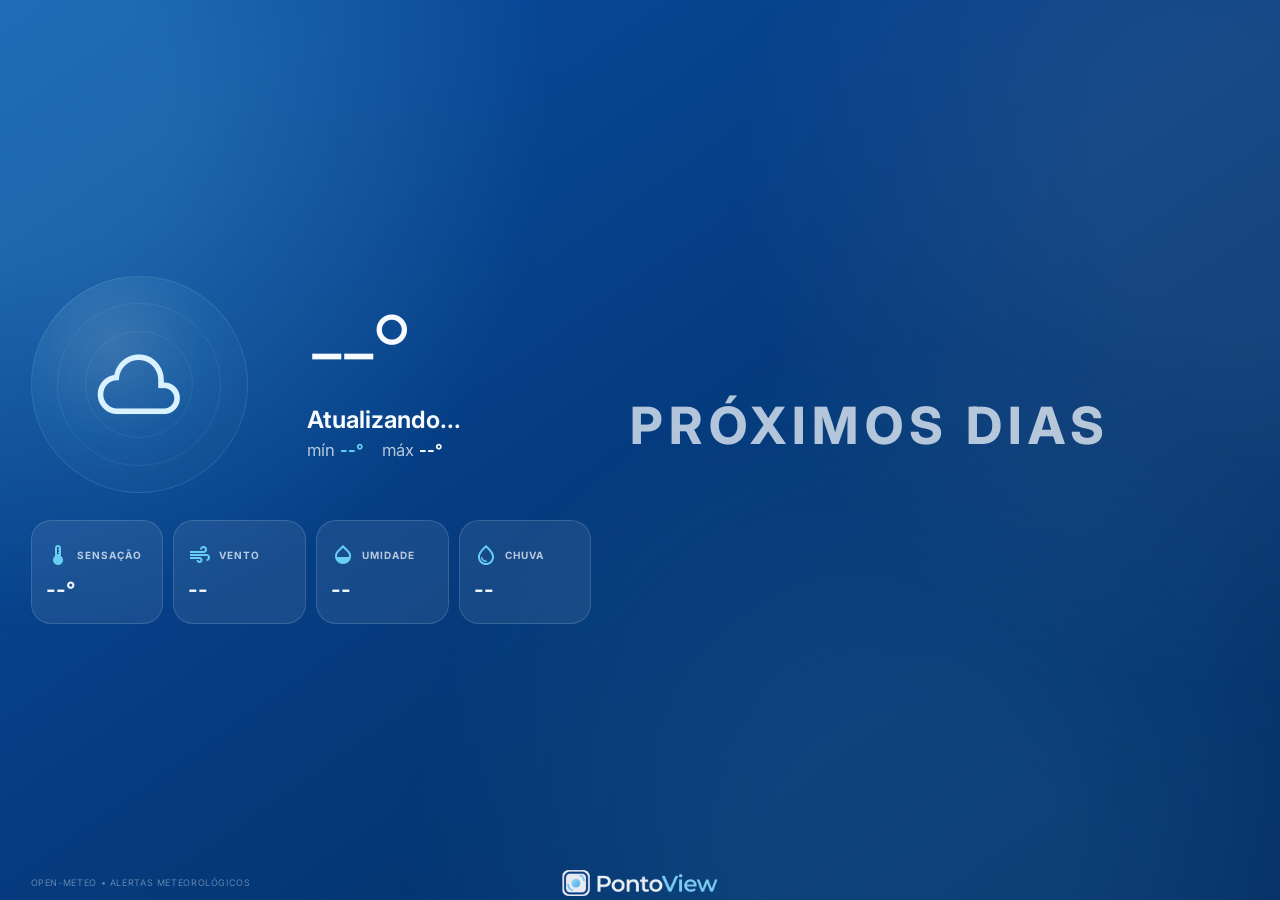
<file: pontoview-automaticos/tempo/index.html>
<!doctype html><html lang="pt-BR"><head><meta charset="utf-8"><meta name="viewport" content="width=device-width,initial-scale=1"><title>PontoView • Previsão do Tempo</title><link rel="preconnect" href="https://fonts.googleapis.com"><link rel="preconnect" href="https://fonts.gstatic.com" crossorigin><link href="https://fonts.googleapis.com/css2?family=Inter:wght@300;400;500;600;700&display=swap" rel="stylesheet"><link href="https://fonts.googleapis.com/css2?family=Material+Symbols+Outlined:opsz,wght,FILL,GRAD@24..48,300..700,0,0" rel="stylesheet"><link rel="stylesheet" href="../shared/pontoview.css"><style>
.weather{min-height:0;display:grid;grid-template-columns:minmax(0,46%) minmax(0,54%);gap:clamp(24px,3vw,46px)}.current{min-height:0;display:flex;flex-direction:column;justify-content:center}.hero{width:100%;max-width:680px;margin:0 auto;display:grid;grid-template-columns:minmax(170px,260px) minmax(190px,1fr);align-items:center;justify-content:center;gap:clamp(10px,1.25vw,22px)}.orb{width:min(17vw,250px);max-width:100%;aspect-ratio:1;border-radius:50%;display:grid;place-items:center;position:relative;background:radial-gradient(circle at 38% 32%,rgba(255,255,255,.15),rgba(105,207,242,.08) 46%,rgba(255,255,255,.025) 70%);border:1px solid rgba(255,255,255,.1)}.orb::before,.orb::after{content:"";position:absolute;border-radius:50%;border:1px solid rgba(255,255,255,.07)}.orb::before{inset:12%;animation:pvRing 24s linear infinite}.orb::after{inset:25%;animation:pvRing 17s linear infinite reverse}.wx{font-size:clamp(78px,7vw,118px);color:#d8f2ff;z-index:1;animation:floatWx 4.8s ease-in-out infinite}.now{min-width:0;display:flex;flex-direction:column;justify-content:center;align-items:flex-start}.temp{font-size:clamp(78px,7.5vw,120px);font-weight:300;letter-spacing:-.065em;line-height:.86;white-space:nowrap}.condition{margin-top:14px;font-size:clamp(18px,1.55vw,25px);font-weight:650;line-height:1.15}.range{margin-top:13px;display:flex;gap:16px;color:var(--pv-soft);font-size:clamp(14px,1.05vw,17px)}.range b{color:#fff}.range b.min{color:var(--pv-sky)}.metrics{display:grid;grid-template-columns:repeat(4,minmax(0,1fr));gap:10px;margin-top:clamp(22px,3vh,32px)}.metric{min-height:104px;border-radius:20px;background:rgba(255,255,255,.075);border:1px solid var(--pv-line);padding:14px;display:flex;flex-direction:column;justify-content:center}.metric-top{display:flex;align-items:center;gap:7px;margin-bottom:10px;color:var(--pv-sky)}.metric-top span:first-child{font-size:24px}.metric-label{font-size:10px;font-weight:700;letter-spacing:.1em;text-transform:uppercase;color:var(--pv-soft)}.metric-value{font-size:clamp(19px,1.65vw,27px);font-weight:650;white-space:nowrap}.forecast{min-height:0;display:flex;flex-direction:column;justify-content:center}.forecast-title{font-size:clamp(13px,1vw,17px);font-weight:750;letter-spacing:.12em;text-transform:uppercase;margin-bottom:13px;color:var(--pv-soft)}.days{display:grid;grid-template-rows:repeat(5,minmax(0,1fr));gap:9px;min-height:0}.day{display:grid;grid-template-columns:78px 50px minmax(0,1fr) 118px;align-items:center;gap:10px;padding:10px 14px;border-radius:18px;background:rgba(255,255,255,.07);border:1px solid var(--pv-line)}.day.today{background:rgba(255,255,255,.11);border-color:rgba(105,207,242,.34)}.day-name{font-size:clamp(12px,1vw,16px);font-weight:700;text-transform:uppercase}.day-date{font-size:10px;color:rgba(255,255,255,.45);margin-top:4px}.day-icon{font-size:36px;color:#d8f2ff}.day-desc{font-size:clamp(12px,1vw,16px);font-weight:600;white-space:nowrap;overflow:hidden;text-overflow:ellipsis}.rain{margin-top:4px;font-size:10px;color:var(--pv-soft)}.temps{display:flex;justify-content:flex-end;gap:12px;font-size:clamp(15px,1.25vw,20px);font-weight:650}.temps .min{color:var(--pv-sky)}.alert{position:absolute;z-index:8;left:var(--pv-safe);right:var(--pv-safe);top:calc(var(--pv-safe) + 70px);display:none;align-items:center;gap:14px;padding:14px 18px;border-radius:20px;background:rgba(118,67,10,.92);border:1px solid rgba(255,210,120,.34);backdrop-filter:blur(12px);box-shadow:0 14px 36px rgba(0,0,0,.14)}.alert.show{display:flex}.alert-icon{width:44px;height:44px;border-radius:14px;display:grid;place-items:center;background:rgba(255,255,255,.10);flex:0 0 auto}.alert-icon span{color:#ffd281}.alert-text{min-width:0}.alert-title{font-size:14px;font-weight:750}.alert-note{font-size:11px;color:rgba(255,255,255,.75);margin-top:4px;white-space:nowrap;overflow:hidden;text-overflow:ellipsis}.credit{font-size:9px;color:rgba(255,255,255,.38);letter-spacing:.07em;text-transform:uppercase}.pv-footer{justify-content:space-between}.pv-footer img{position:absolute;left:50%;transform:translateX(-50%)}@keyframes floatWx{50%{transform:translateY(-5px)}}@media(orientation:portrait),(max-aspect-ratio:4/5){.weather{grid-template-columns:1fr;grid-template-rows:minmax(0,43%) minmax(0,57%);gap:20px}.hero{max-width:620px;grid-template-columns:minmax(150px,240px) minmax(180px,1fr)}.orb{width:min(31vw,235px)}.metrics{grid-template-columns:repeat(4,1fr)}.day{grid-template-columns:80px 48px minmax(0,1fr) 120px}}@media(prefers-reduced-motion:reduce){.orb::before,.orb::after,.wx{animation:none!important}}




</style><link rel="stylesheet" href="../shared/responsive.css"></head><body class="pv-panel panel-tempo"><div class="pv-ambient"></div><div class="pv-shell"><div class="alert" id="alert"><div class="alert-icon"><span class="material-symbols-outlined">warning</span></div><div class="alert-text"><div class="alert-title" id="alertTitle">Alerta meteorológico</div><div class="alert-note" id="alertNote"></div></div></div><main class="weather pv-stage-centered pv-balanced-stage"><section class="current"><div class="hero"><div class="orb"><span class="material-symbols-outlined wx" id="wx">cloud</span></div><div class="now"><div class="temp" id="temp">--°</div><div class="condition" id="condition">Atualizando...</div><div class="range"><span>mín <b class="min" id="min">--°</b></span><span>máx <b id="max">--°</b></span></div></div></div><div class="metrics"><div class="metric"><div class="metric-top"><span class="material-symbols-outlined">device_thermostat</span><span class="metric-label">Sensação</span></div><div class="metric-value" id="feel">--°</div></div><div class="metric"><div class="metric-top"><span class="material-symbols-outlined">air</span><span class="metric-label">Vento</span></div><div class="metric-value" id="wind">--</div></div><div class="metric"><div class="metric-top"><span class="material-symbols-outlined">opacity</span><span class="metric-label">Umidade</span></div><div class="metric-value" id="humidity">--</div></div><div class="metric"><div class="metric-top"><span class="material-symbols-outlined">water_drop</span><span class="metric-label">Chuva</span></div><div class="metric-value" id="rain">--</div></div></div></section><section class="forecast"><div class="forecast-title">Próximos dias</div><div class="days" id="days"></div></section></main><footer class="pv-footer"><span class="credit">Open-Meteo • alertas meteorológicos</span><img src="../../assets/logo/pontoview-logo-white.png" alt="PontoView"><span></span></footer></div><script src="../shared/pv.js"></script><script>
const $=id=>document.getElementById(id),el={place:$('place'),clock:$('clock'),headerWeatherIcon:$('headerWeatherIcon'),wx:$('wx'),temp:$('temp'),condition:$('condition'),min:$('min'),max:$('max'),feel:$('feel'),wind:$('wind'),humidity:$('humidity'),rain:$('rain'),days:$('days'),alert:$('alert'),alertTitle:$('alertTitle'),alertNote:$('alertNote')};let loc={lat:Number(PV.qs('lat','NaN')),lon:Number(PV.qs('lon','NaN')),city:PV.qs('cidade',''),uf:PV.qs('uf',''),ibge:PV.qs('ibge','')};const codeText=c=>({0:'Céu limpo',1:'Predomínio de sol',2:'Parcialmente nublado',3:'Nublado',45:'Neblina',48:'Neblina',51:'Garoa leve',53:'Garoa',55:'Garoa forte',61:'Chuva leve',63:'Chuva',65:'Chuva forte',71:'Neve leve',73:'Neve',75:'Neve forte',80:'Pancadas de chuva',81:'Pancadas de chuva',82:'Pancadas fortes',95:'Trovoadas',96:'Trovoadas com granizo',99:'Trovoadas com granizo'}[c]||'Tempo variável');function icon(c,day=true){if(c===0||c===1)return day?'wb_sunny':'nightlight';if(c===2)return day?'partly_cloudy_day':'nightlight';if(c===3)return'cloud';if([45,48].includes(c))return'blur_on';if([51,53,55].includes(c))return'grain';if([61,63,65,80,81,82].includes(c))return'umbrella';if([71,73,75].includes(c))return'ac_unit';if([95,96,99].includes(c))return'thunderstorm';return'cloud'}function tick(){el.clock.textContent=new Intl.DateTimeFormat('pt-BR',{hour:'2-digit',minute:'2-digit'}).format(new Date())}
async function locate(){if(Number.isFinite(loc.lat)&&Number.isFinite(loc.lon))return;const saved=await PV.cached('weather-location',24*60*60*1000,async()=>{for(const url of ['https://ipwho.is/?lang=pt','https://ipapi.co/json/']){try{const d=await PV.fetchJSON(url);const lat=Number(d.latitude),lon=Number(d.longitude);if(Number.isFinite(lat)&&Number.isFinite(lon))return{lat,lon,city:d.city||'',uf:d.region_code||d.region||''}}catch{}}throw new Error('Localização indisponível')}).catch(()=>null);if(saved){loc={...loc,...saved};return}loc.lat=-19.5394;loc.lon=-40.6306;loc.city=loc.city||'Colatina';loc.uf=loc.uf||'ES'}
async function resolveIbge(){if(loc.ibge||!loc.city)return;try{const d=await PV.cachedJSON('https://radarmeteorologico.com.br/api/v1/cidades?q='+encodeURIComponent(loc.city),7*24*60*60*1000);const arr=Array.isArray(d)?d:Array.isArray(d.cidades)?d.cidades:Array.isArray(d.resultados)?d.resultados:[];const hit=arr.find(x=>String(x.uf||x.estado||'').toUpperCase()===String(loc.uf).toUpperCase())||arr[0];loc.ibge=String(hit?.ibge||hit?.codigo_ibge||hit?.codigo||'')}catch{}}
function alertMatches(a){const blob=JSON.stringify(a).normalize('NFD').replace(/[\u0300-\u036f]/g,'').toLowerCase();const city=String(loc.city||'').normalize('NFD').replace(/[\u0300-\u036f]/g,'').toLowerCase();if(loc.ibge&&blob.includes(loc.ibge))return true;if(city&&blob.includes(city))return true;return false}
function renderAlert(alerts){el.alert.classList.remove('show');const arr=Array.isArray(alerts)?alerts:[];const local=arr.filter(alertMatches);const a=local[0]||(!loc.city?arr[0]:null);if(!a)return;const event=a.evento||a.titulo||a.event||'Alerta meteorológico',sev=a.severidade||a.nivel||a.severity||'',risk=a.riscos||a.descricao||a.description||'';el.alertTitle.textContent=event+(sev?' • '+sev:'');el.alertNote.textContent=PV.clean(risk)||`Aviso meteorológico ativo para ${loc.city||loc.uf}. Consulte os canais oficiais.`;el.alert.classList.add('show')}
async function directBundle(){const forecastUrl=`https://api.open-meteo.com/v1/forecast?latitude=${loc.lat}&longitude=${loc.lon}&current=temperature_2m,apparent_temperature,relative_humidity_2m,precipitation,weather_code,wind_speed_10m,is_day&daily=weather_code,temperature_2m_max,temperature_2m_min,precipitation_probability_max&timezone=auto&forecast_days=6`;const weather=await PV.cachedJSON(forecastUrl,10*60*1000);let alerts=[];if(loc.uf){try{const a=await PV.cachedJSON('https://radarmeteorologico.com.br/api/v1/alertas?uf='+encodeURIComponent(loc.uf),10*60*1000);alerts=Array.isArray(a?.alertas)?a.alertas:Array.isArray(a)?a:[]}catch{}}return{weather,alerts}}
async function loadWeather(){await locate();await resolveIbge();el.place.textContent=[loc.city,loc.uf].filter(Boolean).join(' · ')||'Localização atual';const path=`/api/tempo?lat=${encodeURIComponent(loc.lat)}&lon=${encodeURIComponent(loc.lon)}&uf=${encodeURIComponent(loc.uf||'')}`;const bundle=await PV.fromApi(path,directBundle,10*60*1000);const d=bundle.weather||bundle,c=d.current||{},day=Number(c.is_day)!==0;const currentIcon=icon(Number(c.weather_code),day);el.wx.textContent=currentIcon;el.headerWeatherIcon.textContent=day?'partly_cloudy_day':'nightlight';el.temp.textContent=Math.round(Number(c.temperature_2m))+'°';el.condition.textContent=codeText(Number(c.weather_code));el.feel.textContent=Math.round(Number(c.apparent_temperature))+'°';el.wind.textContent=Math.round(Number(c.wind_speed_10m))+' km/h';el.humidity.textContent=Math.round(Number(c.relative_humidity_2m))+'%';el.rain.textContent=Number(c.precipitation).toLocaleString('pt-BR',{maximumFractionDigits:1})+' mm';const daily=d.daily||{};el.min.textContent=Math.round(Number(daily.temperature_2m_min?.[0]))+'°';el.max.textContent=Math.round(Number(daily.temperature_2m_max?.[0]))+'°';el.days.innerHTML='';(daily.time||[]).slice(0,5).forEach((t,i)=>{const dt=new Date(t+'T12:00:00'),wd=new Intl.DateTimeFormat('pt-BR',{weekday:'short'}).format(dt).replace('.',''),dd=new Intl.DateTimeFormat('pt-BR',{day:'2-digit',month:'2-digit'}).format(dt),wc=Number(daily.weather_code?.[i]);const row=document.createElement('div');row.className='day '+(i===0?'today':'');row.innerHTML=`<div><div class="day-name">${i===0?'Hoje':wd}</div><div class="day-date">${dd}</div></div><span class="material-symbols-outlined day-icon">${icon(wc,true)}</span><div><div class="day-desc">${codeText(wc)}</div><div class="rain">Chuva ${Math.round(Number(daily.precipitation_probability_max?.[i]||0))}%</div></div><div class="temps"><span class="min">${Math.round(Number(daily.temperature_2m_min?.[i]))}°</span><span>${Math.round(Number(daily.temperature_2m_max?.[i]))}°</span></div>`;el.days.appendChild(row)});renderAlert(bundle.alerts||[])}
tick();setInterval(tick,1000);loadWeather().catch(()=>{el.condition.textContent='Previsão indisponível';el.place.textContent='Tente novamente ao atualizar a página'});
</script></body></html>
</file>
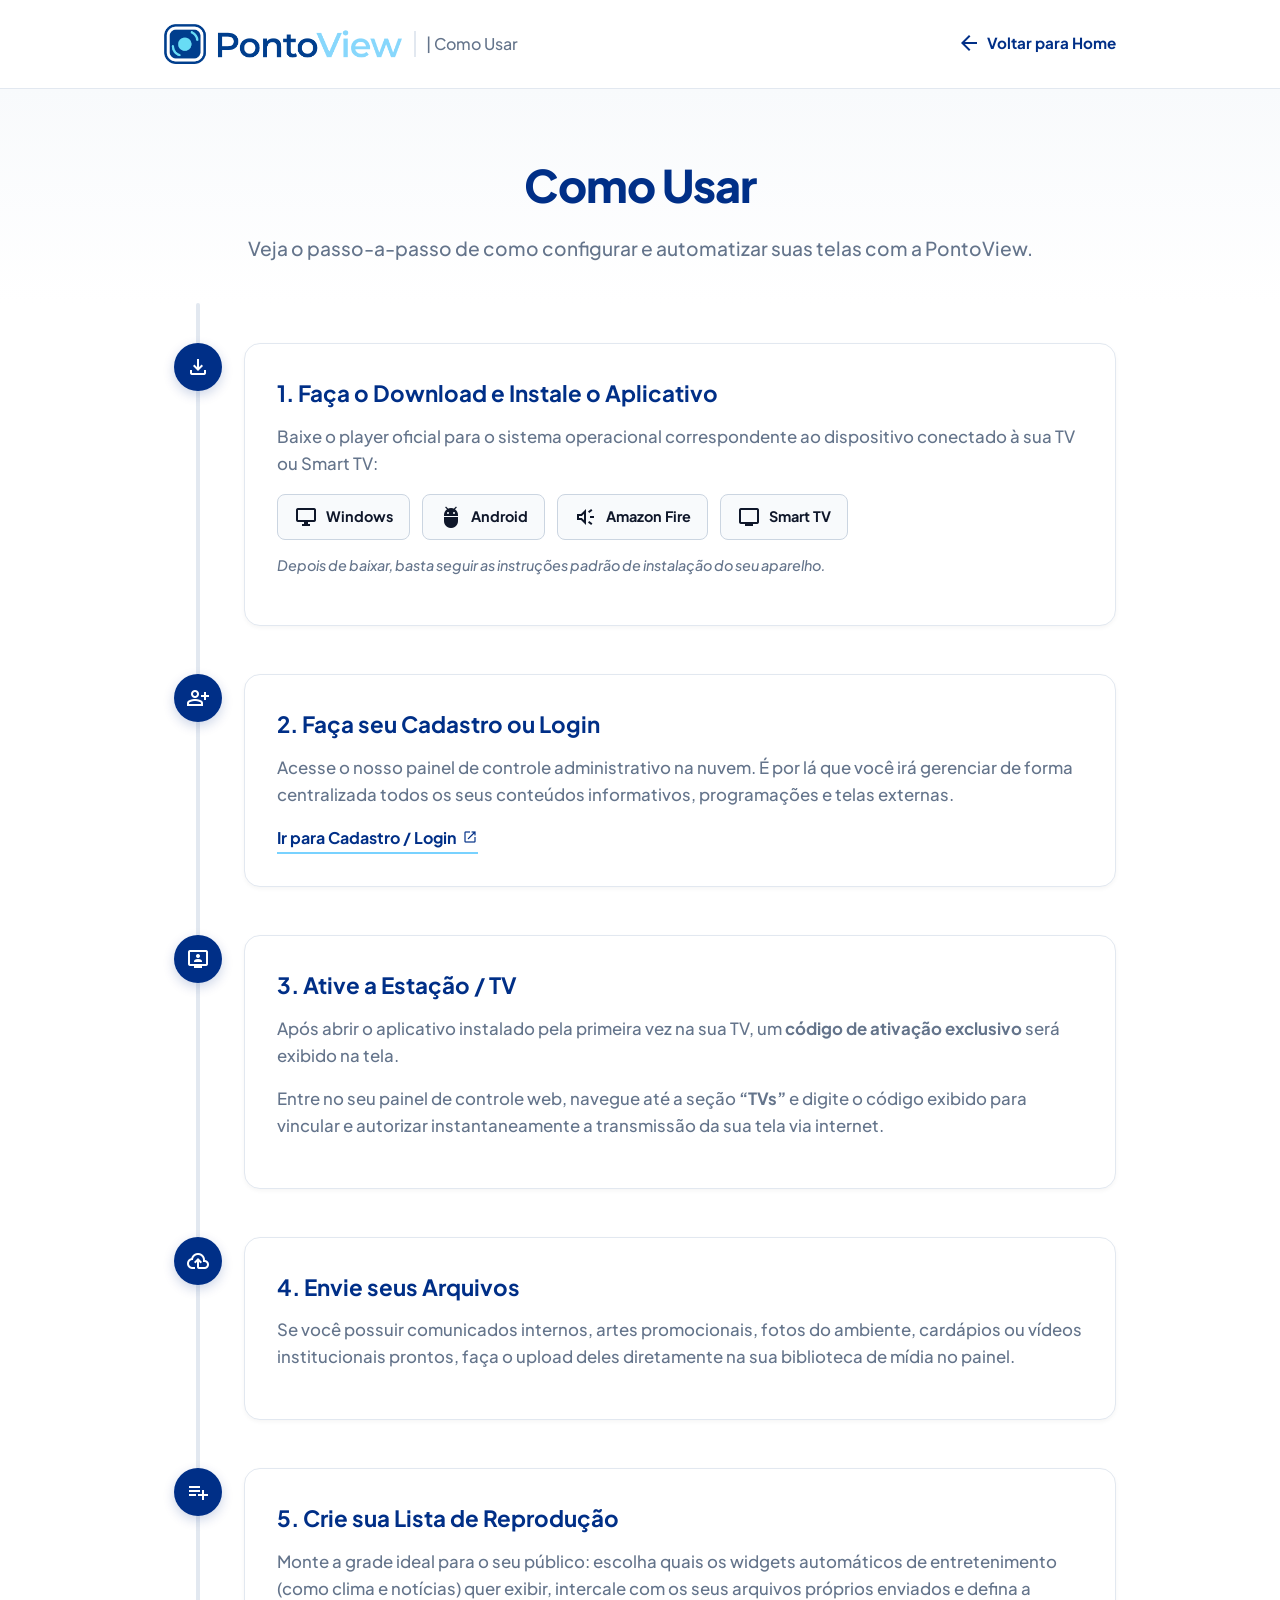
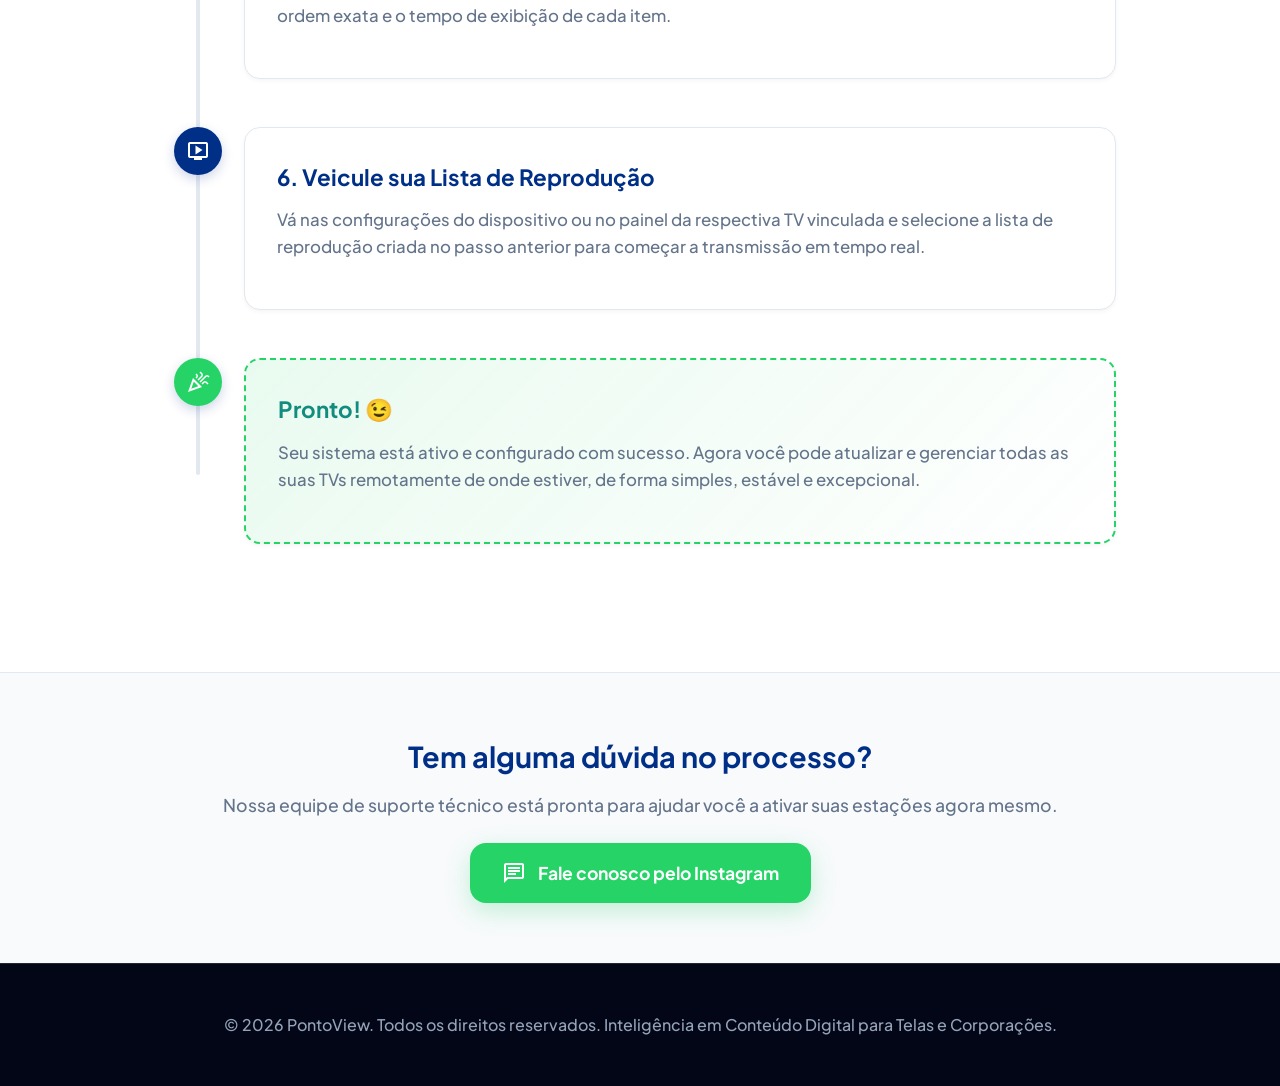
<file: ComoUsar.html>
<!DOCTYPE html>
<html lang="pt-BR">
<head>
    <meta charset="UTF-8">
    <meta name="viewport" content="width=device-width, initial-scale=1.0">
    <title>PontoView | Como Usar</title>
    <!-- Google Fonts -->
    <link rel="preconnect" href="https://fonts.googleapis.com">
    <link rel="preconnect" href="https://fonts.gstatic.com" crossorigin>
    <link href="https://fonts.googleapis.com/css2?family=Plus+Jakarta+Sans:wght@400;500;600;700;800&display=swap" rel="stylesheet">
    <!-- Google Material Symbols -->
    <link rel="stylesheet" href="https://fonts.googleapis.com/css2?family=Material+Symbols+Outlined:opsz,wght,FILL,GRAD@24,400,0,0" />
    
    <style>
        :root {
            --brand-dark: #002F87;      
            --brand-light: #78D2FF;     
            --brand-hover: #002466;     
            --text-dark: #0F172A;       
            --text-muted: #64748B;      
            --bg-light: #F8FAFC;        
            --bg-white: #FFFFFF;
            --instagram: #25D366;        
            --instagram-dark: #128C7E;
            --accent-orange: #F97316;   
            
            --radius-sm: 8px;
            --radius-md: 16px;
            --radius-lg: 24px;
            --shadow-sm: 0 2px 4px rgba(0,0,0,0.04);
            --shadow-md: 0 10px 25px -5px rgba(0, 47, 135, 0.08), 0 8px 16px -6px rgba(0, 47, 135, 0.05);
        }

        * {
            box-sizing: border-box;
            margin: 0;
            padding: 0;
        }

        body {
            font-family: 'Plus Jakarta Sans', sans-serif;
            color: var(--text-dark);
            background-color: var(--bg-white);
            line-height: 1.6;
        }

        .container {
            width: 100%;
            max-width: 1000px;
            margin: 0 auto;
            padding: 0 24px;
        }

        /* Header Navbar */
        header {
            padding: 24px 0;
            background-color: rgba(255, 255, 255, 0.9);
            backdrop-filter: blur(12px);
            border-bottom: 1px solid #E2E8F0;
            position: sticky;
            top: 0;
            z-index: 100;
        }

        header .container {
            display: flex;
            justify-content: space-between;
            align-items: center;
        }

        .logo-container {
            display: flex;
            align-items: center;
            gap: 12px;
            text-decoration: none;
        }

        .logo-png {
            height: 40px;
            width: auto;
            display: block;
            object-fit: contain;
        }

        .logo-slogan {
            font-size: 1rem;
            font-weight: 500;
            color: var(--text-muted);
            border-left: 2px solid #E2E8F0;
            padding-left: 10px;
        }

        /* Hero / Introdução */
        .page-header {
            text-align: center;
            padding: 60px 0 40px 0;
            background: linear-gradient(180deg, var(--bg-light) 0%, var(--bg-white) 100%);
        }

        .page-header h1 {
            font-size: 2.8rem;
            color: var(--brand-dark);
            margin-bottom: 12px;
            font-weight: 800;
            letter-spacing: -1px;
        }

        .page-header p {
            font-size: 1.2rem;
            color: var(--text-muted);
            font-weight: 500;
        }

        /* Linha do Tempo / Passos */
        .timeline {
            position: relative;
            padding: 40px 0 80px 0;
        }

        /* Linha vertical central/lateral */
        .timeline::before {
            content: '';
            position: absolute;
            top: 0;
            left: 32px;
            height: 90%;
            width: 4px;
            background: #E2E8F0;
            border-radius: 2px;
        }

        .step-block {
            position: relative;
            margin-bottom: 48px;
            padding-left: 80px;
        }

        .step-icon-wrapper {
            position: absolute;
            top: 0;
            left: 10px;
            width: 48px;
            height: 48px;
            background: var(--brand-dark);
            color: white;
            border-radius: 50%;
            display: flex;
            align-items: center;
            justify-content: center;
            box-shadow: 0 4px 12px rgba(0, 47, 135, 0.2);
            z-index: 2;
        }

        .step-icon-wrapper span {
            font-size: 24px;
        }

        .step-content {
            background: var(--bg-white);
            border: 1px solid #E2E8F0;
            padding: 32px;
            border-radius: var(--radius-md);
            box-shadow: var(--shadow-sm);
            transition: transform 0.3s ease, box-shadow 0.3s ease;
        }

        .step-content:hover {
            transform: translateX(5px);
            box-shadow: var(--shadow-md);
            border-color: var(--brand-light);
        }

        .step-content h2 {
            font-size: 1.4rem;
            color: var(--brand-dark);
            margin-bottom: 12px;
            font-weight: 700;
        }

        .step-content p {
            color: var(--text-muted);
            font-size: 1.05rem;
            font-weight: 500;
            margin-bottom: 16px;
        }

        /* Estilos específicos para ações dentro dos passos */
        .download-badges {
            display: flex;
            flex-wrap: wrap;
            gap: 12px;
            margin-top: 16px;
        }

        .download-btn {
            display: inline-flex;
            align-items: center;
            gap: 8px;
            background: var(--bg-light);
            border: 1px solid #CBD5E1;
            padding: 10px 16px;
            border-radius: var(--radius-sm);
            font-weight: 700;
            font-size: 0.9rem;
            color: var(--text-dark);
            text-decoration: none;
            transition: all 0.2s ease;
        }

        .download-btn:hover {
            background: var(--brand-dark);
            color: white;
            border-color: var(--brand-dark);
        }

        .inline-links {
            margin-top: 12px;
        }

        .btn-link {
            display: inline-flex;
            align-items: center;
            gap: 6px;
            color: var(--brand-dark);
            text-decoration: none;
            font-weight: 700;
            border-bottom: 2px solid var(--brand-light);
            padding-bottom: 2px;
            transition: color 0.2s ease;
        }

        .btn-link:hover {
            color: var(--brand-hover);
            border-color: var(--brand-dark);
        }

        /* Card de Conclusão (Pronto!) */
        .success-card {
            background: linear-gradient(135deg, rgba(37, 211, 102, 0.1) 0%, rgba(255,255,255,0) 100%);
            border: 2px dashed #25D366 !important;
        }

        .success-card h2 {
            color: #128C7E !important;
            display: flex;
            align-items: center;
            gap: 8px;
        }

        /* Seção de Suporte / Dúvidas */
        .support-section {
            background: var(--bg-light);
            padding: 60px 0;
            text-align: center;
            border-top: 1px solid #E2E8F0;
        }

        .support-section h3 {
            font-size: 1.8rem;
            color: var(--brand-dark);
            margin-bottom: 12px;
        }

        .support-section p {
            color: var(--text-muted);
            font-size: 1.1rem;
            margin-bottom: 24px;
            font-weight: 500;
        }

        .btn-instagram {
            display: inline-flex;
            align-items: center;
            gap: 12px;
            background-color: var(--instagram);
            color: white;
            padding: 16px 32px;
            border-radius: var(--radius-md);
            font-size: 1.1rem;
            font-weight: 700;
            text-decoration: none;
            box-shadow: 0 8px 24px rgba(37, 211, 102, 0.25);
            transition: all 0.3s ease;
        }

        .btn-instagram:hover {
            background-color: var(--instagram-dark);
            transform: translateY(-2px);
            box-shadow: 0 12px 32px rgba(37, 211, 102, 0.35);
        }

        /* Footer */
        footer {
            background: #020617;
            color: #94A3B8;
            padding: 48px 0;
            text-align: center;
            border-top: 1px solid #1E293B;
            font-weight: 500;
        }

        /* Responsividade */
        @media (max-width: 768px) {
            .page-header h1 { font-size: 2rem; }
            .timeline::before { left: 22px; }
            .step-block { padding-left: 56px; }
            .step-icon-wrapper { left: 0; width: 40px; height: 40px; }
            .step-icon-wrapper span { font-size: 20px; }
            .logo-slogan { display: none; }
        }
    </style>
</head>
<body>

    <!-- Header Navbar -->
    <header>
        <div class="container">
            <a href="ConteudoParaTelas.html" class="logo-container">
                <!-- Certifique-se de que a logo.png esteja na mesma pasta -->
                <img src="assets/logo/pontoview-logo.png" alt="PontoView Logo" class="logo-png">
                <span class="logo-slogan">| Como Usar</span>
            </a>
            <a href="ConteudoParaTelas.html" class="btn-link" style="font-size: 0.95rem; border: none;">
                <span class="material-symbols-outlined" style="vertical-align: middle;">arrow_back</span> Voltar para Home
            </a>
        </div>
    </header>

    <!-- Cabeçalho da Página -->
    <section class="page-header">
        <div class="container">
            <h1>Como Usar</h1>
            <p>Veja o passo-a-passo de como configurar e automatizar suas telas com a PontoView.</p>
        </div>
    </section>

    <!-- Linha do Tempo / Passos -->
    <div class="container">
        <section class="timeline">

            <!-- Passo 1 -->
            <div class="step-block">
                <div class="step-icon-wrapper">
                    <span class="material-symbols-outlined">download</span>
                </div>
                <div class="step-content">
                    <h2>1. Faça o Download e Instale o Aplicativo</h2>
                    <p>Baixe o player oficial para o sistema operacional correspondente ao dispositivo conectado à sua TV ou Smart TV:</p>
                    <div class="download-badges">
                        <a href="#" class="download-btn"><span class="material-symbols-outlined">desktop_windows</span> Windows</a>
                        <a href="#" class="download-btn"><span class="material-symbols-outlined">adb</span> Android</a>
                        <a href="#" class="download-btn"><span class="material-symbols-outlined">brand_awareness</span> Amazon Fire</a>
                        <a href="#" class="download-btn"><span class="material-symbols-outlined">tv</span> Smart TV</a>
                    </div>
                    <p style="margin-top: 14px; font-size: 0.9rem; font-style: italic;">Depois de baixar, basta seguir as instruções padrão de instalação do seu aparelho.</p>
                </div>
            </div>

            <!-- Passo 2 -->
            <div class="step-block">
                <div class="step-icon-wrapper">
                    <span class="material-symbols-outlined">person_add</span>
                </div>
                <div class="step-content">
                    <h2>2. Faça seu Cadastro ou Login</h2>
                    <p>Acesse o nosso painel de controle administrativo na nuvem. É por lá que você irá gerenciar de forma centralizada todos os seus conteúdos informativos, programações e telas externas.</p>
                    <div class="inline-links">
                        <a href="#" class="btn-link">Ir para Cadastro / Login <span class="material-symbols-outlined" style="font-size: 16px;">open_in_new</span></a>
                    </div>
                </div>
            </div>

            <!-- Passo 3 -->
            <div class="step-block">
                <div class="step-icon-wrapper">
                    <span class="material-symbols-outlined">tv_signin</span>
                </div>
                <div class="step-content">
                    <h2>3. Ative a Estação / TV</h2>
                    <p>Após abrir o aplicativo instalado pela primeira vez na sua TV, um <strong>código de ativação exclusivo</strong> será exibido na tela.</p>
                    <p>Entre no seu painel de controle web, navegue até a seção <strong>“TVs”</strong> e digite o código exibido para vincular e autorizar instantaneamente a transmissão da sua tela via internet.</p>
                </div>
            </div>

            <!-- Passo 4 -->
            <div class="step-block">
                <div class="step-icon-wrapper">
                    <span class="material-symbols-outlined">cloud_upload</span>
                </div>
                <div class="step-content">
                    <h2>4. Envie seus Arquivos</h2>
                    <p>Se você possuir comunicados internos, artes promocionais, fotos do ambiente, cardápios ou vídeos institucionais prontos, faça o upload deles diretamente na sua biblioteca de mídia no painel.</p>
                </div>
            </div>

            <!-- Passo 5 -->
            <div class="step-block">
                <div class="step-icon-wrapper">
                    <span class="material-symbols-outlined">playlist_add</span>
                </div>
                <div class="step-content">
                    <h2>5. Crie sua Lista de Reprodução</h2>
                    <p>Monte a grade ideal para o seu público: escolha quais os widgets automáticos de entretenimento (como clima e notícias) quer exibir, intercale com os seus arquivos próprios enviados e defina a ordem exata e o tempo de exibição de cada item.</p>
                </div>
            </div>

            <!-- Passo 6 -->
            <div class="step-block">
                <div class="step-icon-wrapper">
                    <span class="material-symbols-outlined">live_tv</span>
                </div>
                <div class="step-content">
                    <h2>6. Veicule sua Lista de Reprodução</h2>
                    <p>Vá nas configurações do dispositivo ou no painel da respectiva TV vinculada e selecione a lista de reprodução criada no passo anterior para começar a transmissão em tempo real.</p>
                </div>
            </div>

            <!-- Passo 7 (Pronto!) -->
            <div class="step-block">
                <div class="step-icon-wrapper" style="background-color: #25D366;">
                    <span class="material-symbols-outlined">celebration</span>
                </div>
                <div class="step-content success-card">
                    <h2>Pronto! 😉</h2>
                    <p>Seu sistema está ativo e configurado com sucesso. Agora você pode atualizar e gerenciar todas as suas TVs remotamente de onde estiver, de forma simples, estável e excepcional.</p>
                </div>
            </div>

        </section>
    </div>

    <!-- Seção Tem Alguma Dúvida / Fale Conosco -->
    <section class="support-section">
        <div class="container">
            <h3>Tem alguma dúvida no processo?</h3>
            <p>Nossa equipe de suporte técnico está pronta para ajudar você a ativar suas estações agora mesmo.</p>
            <a href="https://www.instagram.com/pontoviewmidia/" class="btn btn-instagram" target="_blank">
                <span class="material-symbols-outlined">chat</span> Fale conosco pelo Instagram
            </a>
        </div>
    </section>

    <!-- Footer -->
    <footer>
        <div class="container">
            <p>&copy; 2026 PontoView. Todos os direitos reservados. Inteligência em Conteúdo Digital para Telas e Corporações.</p>
        </div>
    </footer>

</body>
</html>
</file>
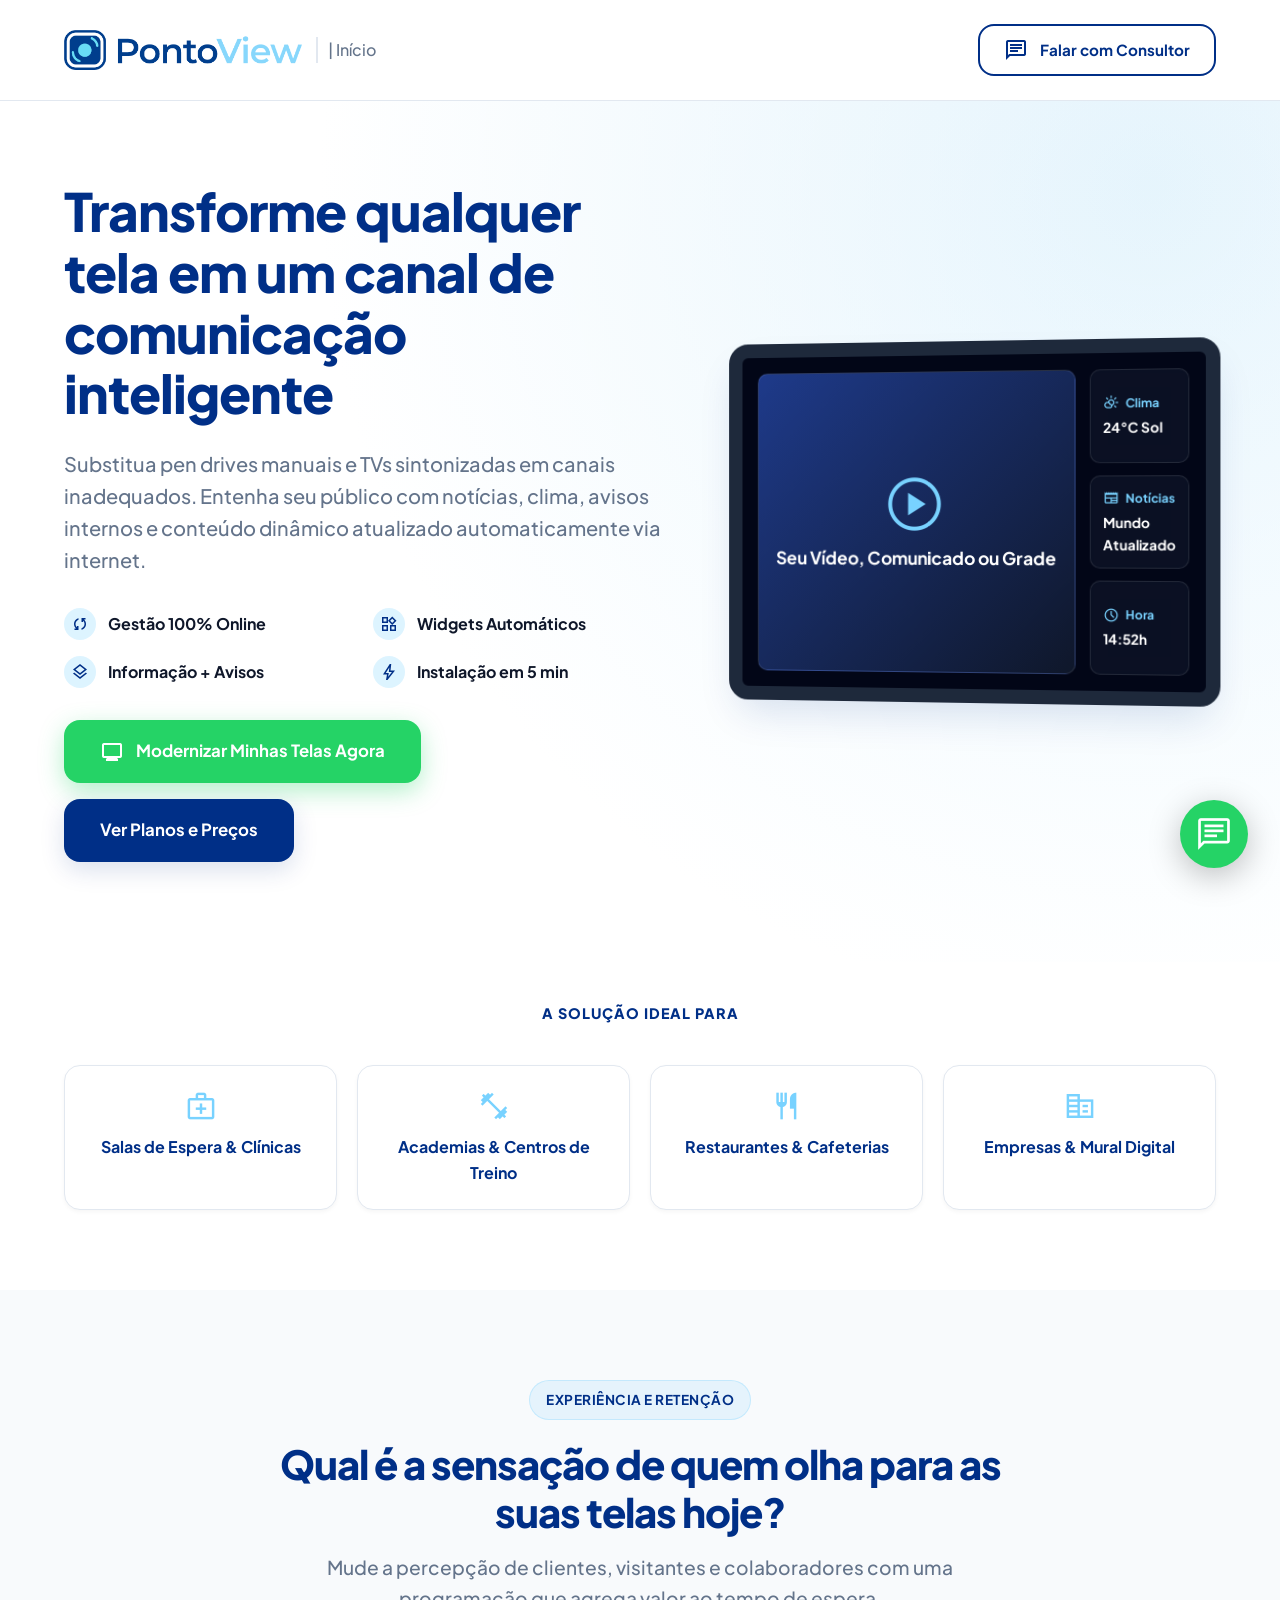
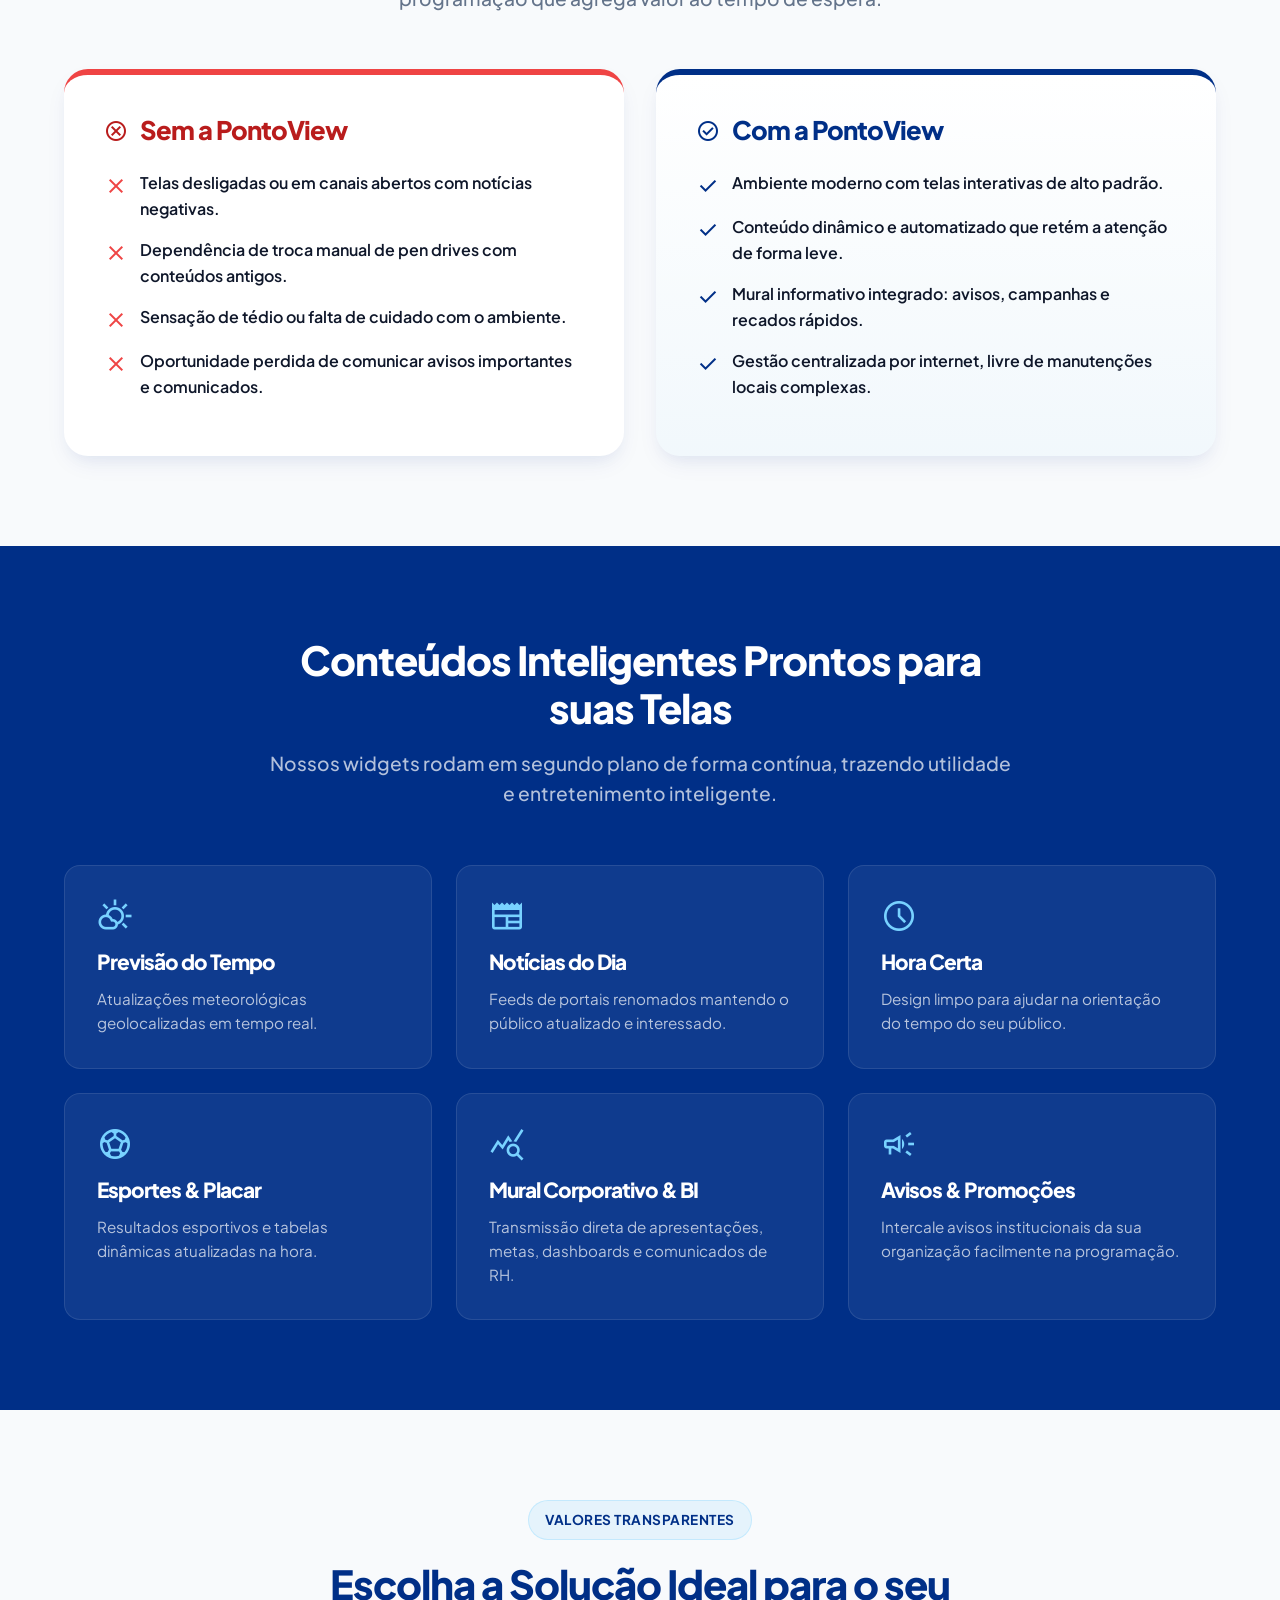
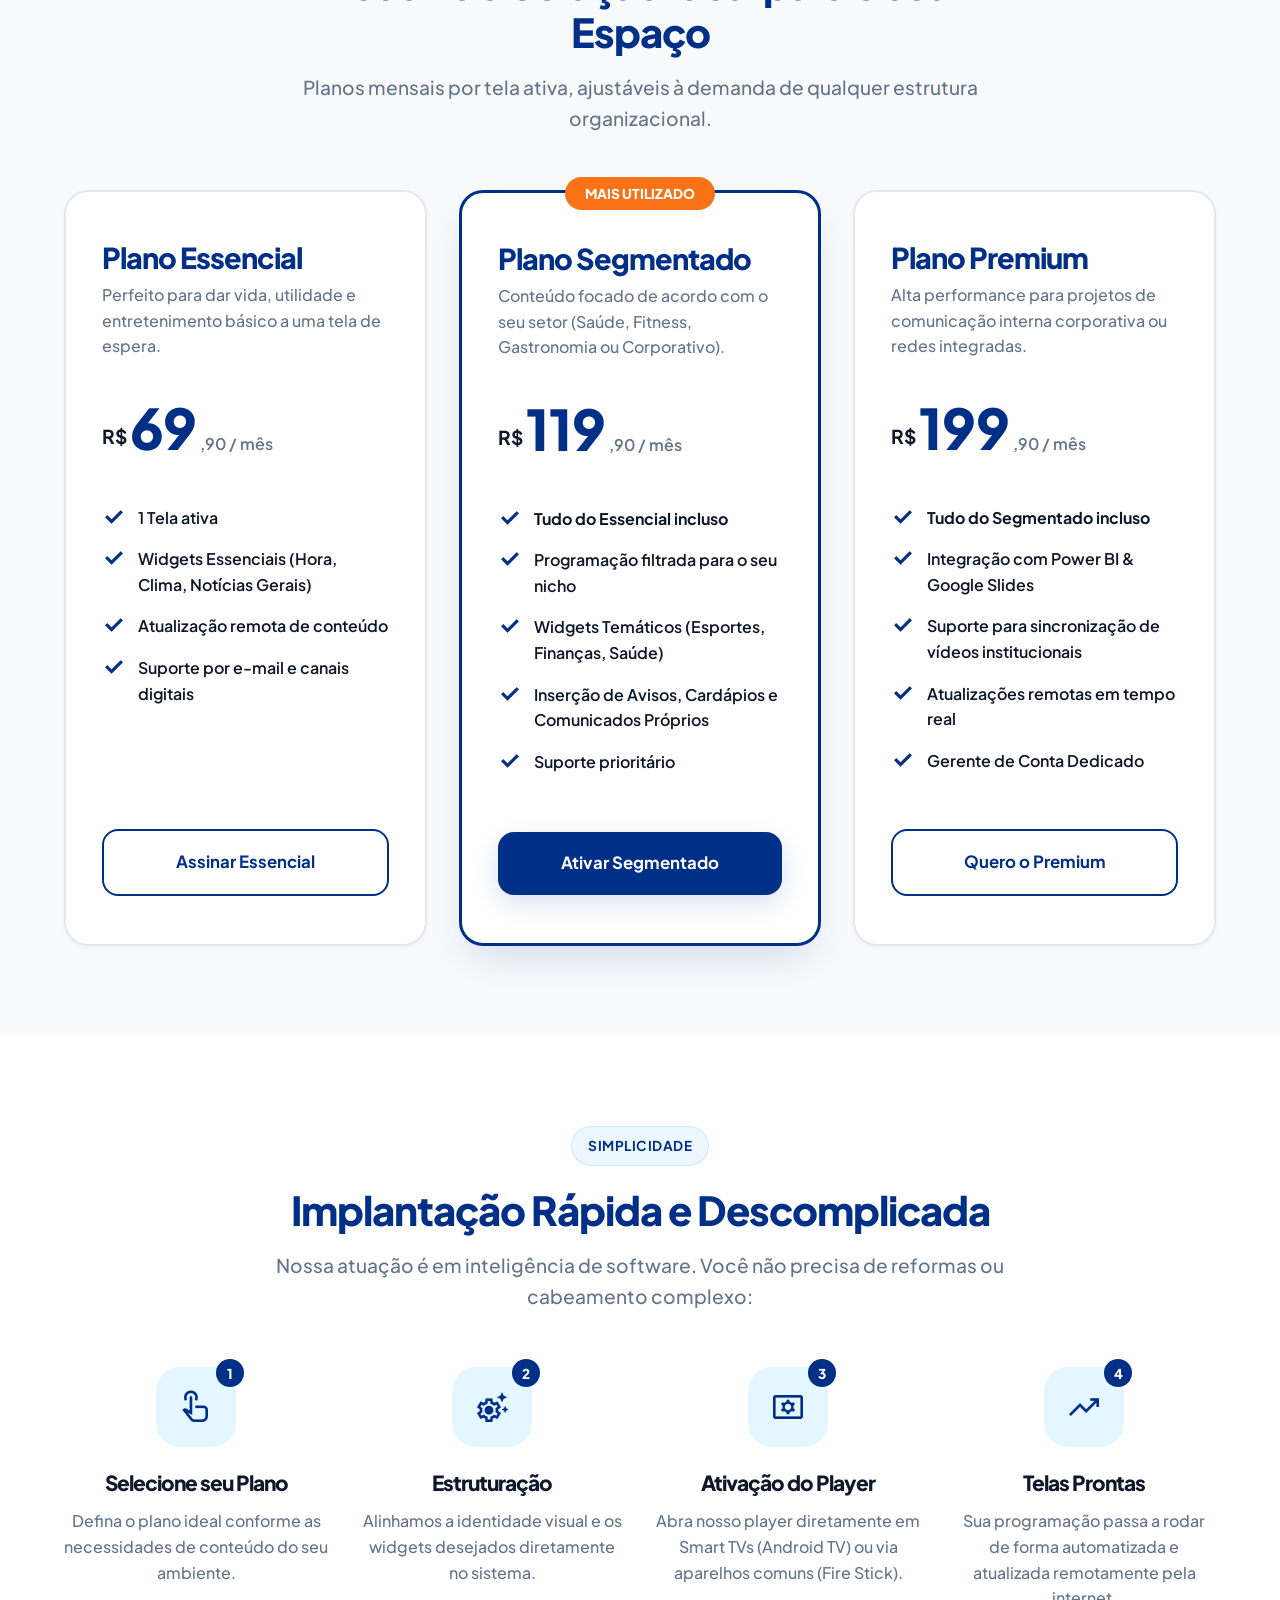
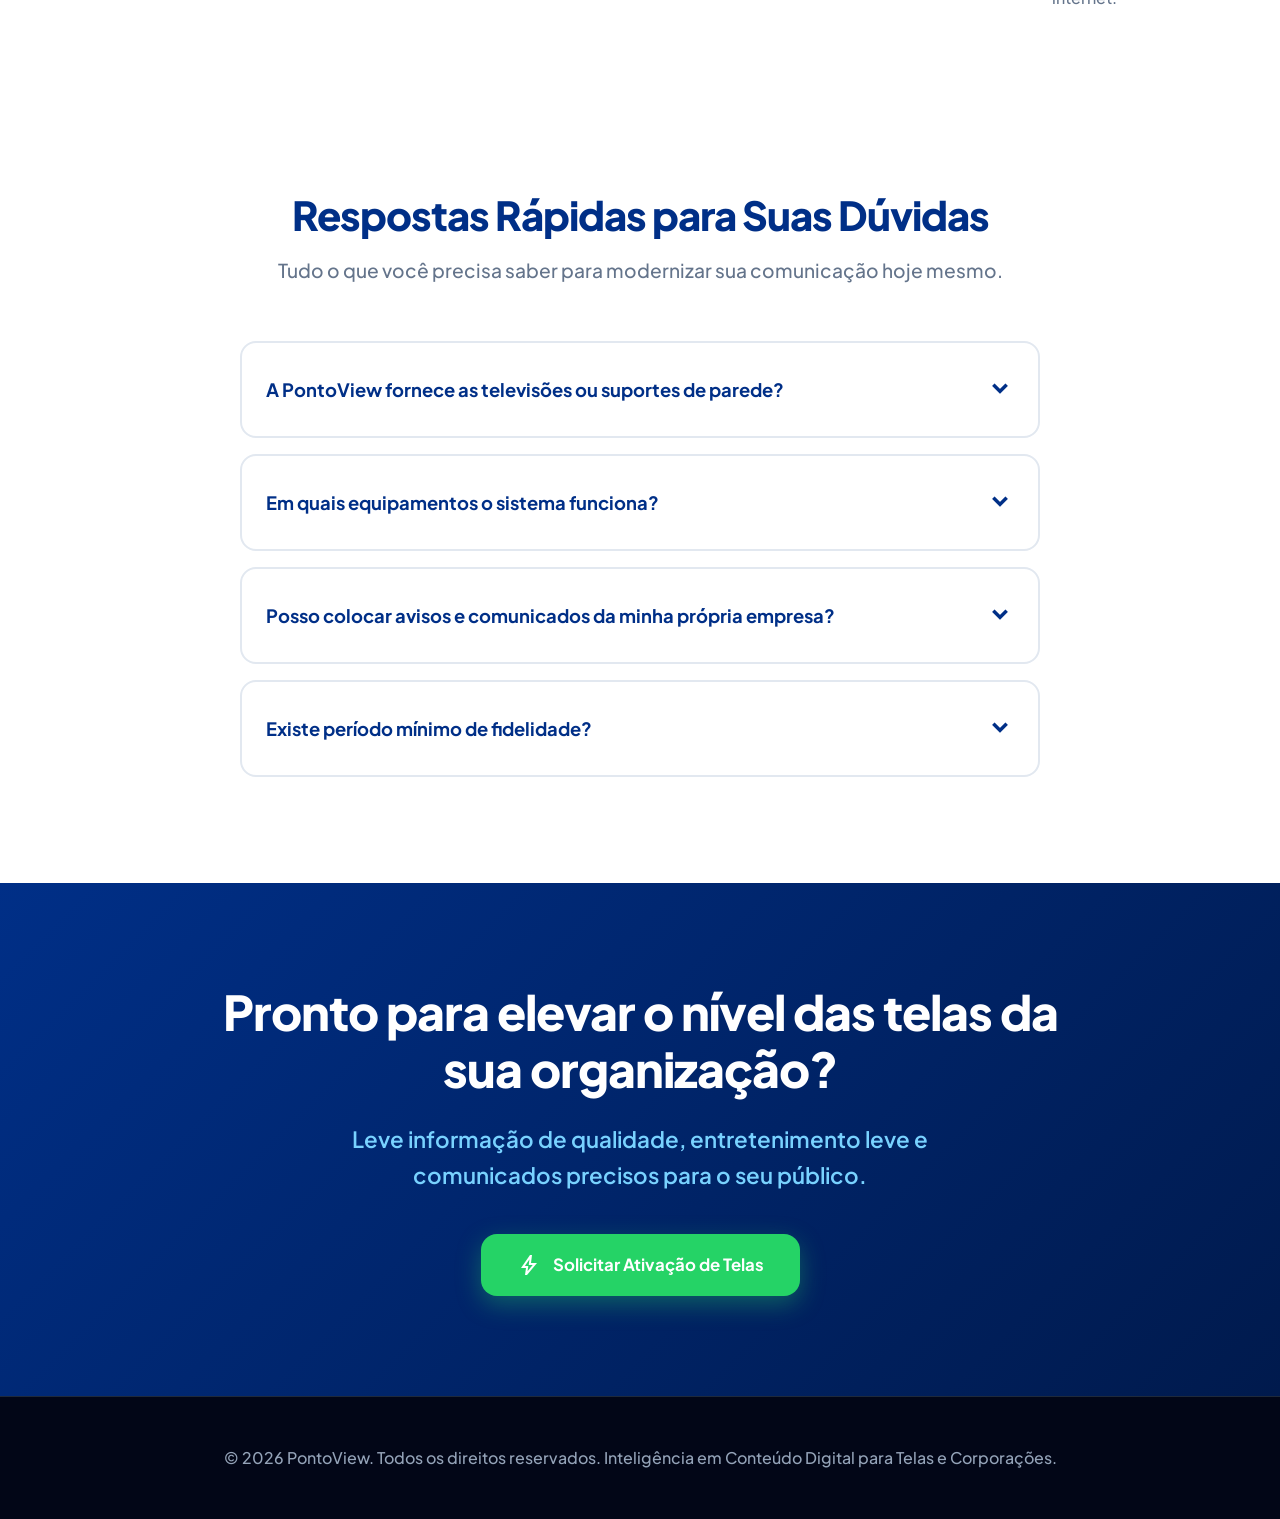
<file: ConteudoParaTelas.html>
<!DOCTYPE html>
<html lang="pt-BR">
<head>
    <meta charset="UTF-8">
    <meta name="viewport" content="width=device-width, initial-scale=1.0">
    <title>PontoView | Sua TV com Conteúdo Inteligente e Automático</title>
    <!-- Google Fonts -->
    <link rel="preconnect" href="https://fonts.googleapis.com">
    <link rel="preconnect" href="https://fonts.gstatic.com" crossorigin>
    <link href="https://fonts.googleapis.com/css2?family=Plus+Jakarta+Sans:wght@400;500;600;700;800&display=swap" rel="stylesheet">
    <!-- Google Material Symbols -->
    <link rel="stylesheet" href="https://fonts.googleapis.com/css2?family=Material+Symbols+Outlined:opsz,wght,FILL,GRAD@24,400,0,0" />
    
    <style>
        :root {
            /* Cores Oficiais PontoView */
            --brand-dark: #002F87;      
            --brand-light: #78D2FF;     
            --brand-hover: #002466;     
            --text-dark: #0F172A;       
            --text-muted: #64748B;      
            --bg-light: #F8FAFC;        
            --bg-white: #FFFFFF;
            --instagram: #25D366;        
            --instagram-dark: #128C7E;
            --accent-orange: #F97316;   
            
            --radius-sm: 8px;
            --radius-md: 16px;
            --radius-lg: 24px;
            --shadow-sm: 0 2px 4px rgba(0,0,0,0.04);
            --shadow-md: 0 10px 25px -5px rgba(0, 47, 135, 0.08), 0 8px 16px -6px rgba(0, 47, 135, 0.05);
            --shadow-lg: 0 20px 40px -10px rgba(0, 47, 135, 0.15);
        }

        * {
            box-sizing: border-box;
            margin: 0;
            padding: 0;
        }

        html {
            scroll-behavior: smooth;
        }

        body {
            font-family: 'Plus Jakarta Sans', sans-serif;
            color: var(--text-dark);
            background-color: var(--bg-white);
            line-height: 1.6;
            overflow-x: hidden;
        }

        .container {
            width: 100%;
            max-width: 1200px;
            margin: 0 auto;
            padding: 0 24px;
        }

        section {
            padding: 90px 0;
        }

        h1, h2, h3, h4 {
            font-weight: 800;
            letter-spacing: -1px;
            line-height: 1.2;
        }

        .section-header {
            text-align: center;
            max-width: 750px;
            margin: 0 auto 56px auto;
        }

        .section-header h2 {
            font-size: 2.5rem;
            color: var(--brand-dark);
            margin-bottom: 16px;
        }

        .section-header p {
            font-size: 1.2rem;
            color: var(--text-muted);
            font-weight: 500;
        }

        .badge {
            display: inline-flex;
            align-items: center;
            gap: 6px;
            background-color: rgba(120, 210, 255, 0.15);
            color: var(--brand-dark);
            padding: 8px 16px;
            border-radius: 100px;
            font-size: 0.85rem;
            font-weight: 700;
            margin-bottom: 20px;
            text-transform: uppercase;
            letter-spacing: 0.5px;
            border: 1px solid rgba(120, 210, 255, 0.3);
        }

        .btn-group {
            display: flex;
            flex-wrap: wrap;
            gap: 16px;
            margin-top: 32px;
        }

        .btn {
            display: inline-flex;
            align-items: center;
            justify-content: center;
            gap: 12px;
            padding: 18px 36px;
            border-radius: var(--radius-md);
            font-size: 1.05rem;
            font-weight: 700;
            text-decoration: none;
            transition: all 0.3s cubic-bezier(0.16, 1, 0.3, 1);
            cursor: pointer;
            border: none;
        }

        .btn-cta {
            background-color: var(--instagram);
            color: white;
            box-shadow: 0 8px 24px rgba(37, 211, 102, 0.35);
        }

        .btn-cta:hover {
            background-color: var(--instagram-dark);
            transform: translateY(-3px) scale(1.02);
            box-shadow: 0 12px 32px rgba(37, 211, 102, 0.45);
        }

        .btn-secondary {
            background-color: var(--brand-dark);
            color: white;
            box-shadow: 0 8px 24px rgba(0, 47, 135, 0.15);
        }

        .btn-secondary:hover {
            background-color: var(--brand-hover);
            transform: translateY(-3px);
            box-shadow: 0 12px 32px rgba(0, 47, 135, 0.25);
        }

        .btn-outline {
            background-color: transparent;
            color: var(--brand-dark);
            border: 2px solid var(--brand-dark);
        }

        .btn-outline:hover {
            background-color: rgba(0, 47, 135, 0.05);
            transform: translateY(-2px);
        }

        .instagram-float {
            position: fixed;
            bottom: 32px;
            right: 32px;
            background-color: var(--instagram);
            color: white;
            width: 68px;
            height: 68px;
            border-radius: 50%;
            display: flex;
            align-items: center;
            justify-content: center;
            box-shadow: 0 8px 32px rgba(0,0,0,0.25);
            z-index: 999;
            transition: all 0.3s ease;
            text-decoration: none;
        }

        .instagram-float:hover {
            transform: scale(1.1) rotate(5deg);
            background-color: var(--instagram-dark);
        }

        .instagram-float span { font-size: 38px; }

        /* Header Modificado para PNG */
        header {
            padding: 24px 0;
            background-color: rgba(255, 255, 255, 0.9);
            backdrop-filter: blur(12px);
            border-bottom: 1px solid #E2E8F0;
            position: sticky;
            top: 0;
            z-index: 100;
        }

        header .container {
            display: flex;
            justify-content: space-between;
            align-items: center;
        }

        .logo-container {
            display: flex;
            align-items: center;
            gap: 12px;
            text-decoration: none;
        }

        .logo-png {
            height: 40px;
            width: auto;
            display: block;
            object-fit: contain;
        }

        .logo-slogan {
            font-size: 1rem;
            font-weight: 500;
            color: var(--text-muted);
            border-left: 2px solid #E2E8F0;
            padding-left: 10px;
            margin-left: 2px;
        }

        /* Segmentos Grid */
        .segments-grid {
            display: grid;
            grid-template-columns: repeat(auto-fit, minmax(220px, 1fr));
            gap: 20px;
            margin-top: 40px;
        }

        .segment-card {
            background: var(--bg-white);
            border: 1px solid #E2E8F0;
            padding: 24px;
            border-radius: var(--radius-md);
            text-align: center;
            font-weight: 700;
            color: var(--brand-dark);
            box-shadow: var(--shadow-sm);
            display: flex;
            flex-direction: column;
            align-items: center;
            gap: 12px;
        }

        .segment-card span {
            font-size: 32px;
            color: var(--brand-light);
        }

        /* Hero Section */
        .hero {
            background: radial-gradient(circle at 90% 10%, rgba(120, 210, 255, 0.15) 0%, var(--bg-white) 60%), linear-gradient(180deg, var(--bg-light) 0%, var(--bg-white) 100%);
            padding: 80px 0 100px 0;
        }

        .hero-grid {
            display: grid;
            grid-template-columns: 1.1fr 0.9fr;
            gap: 56px;
            align-items: center;
        }

        .hero-content h1 {
            font-size: 3.3rem;
            color: var(--brand-dark);
            margin-bottom: 24px;
            line-height: 1.15;
        }

        .hero-content p {
            font-size: 1.25rem;
            color: var(--text-muted);
            margin-bottom: 32px;
            font-weight: 500;
        }

        .hero-bullets {
            display: grid;
            grid-template-columns: 1fr 1fr;
            gap: 16px;
            margin-bottom: 24px;
        }

        .bullet-item {
            display: flex;
            align-items: center;
            gap: 12px;
            font-weight: 700;
            color: var(--text-dark);
            font-size: 1rem;
        }

        .bullet-item span {
            color: var(--brand-dark);
            background: rgba(120, 210, 255, 0.25);
            padding: 6px;
            border-radius: 50%;
            font-size: 20px;
        }

        /* Mockup da TV */
        .tv-container {
            position: relative;
            perspective: 1000px;
        }

        .tv-mockup {
            background-color: #020617;
            border: 14px solid #1E293B;
            border-radius: 20px;
            width: 100%;
            aspect-ratio: 16 / 9;
            box-shadow: var(--shadow-lg);
            padding: 16px;
            display: grid;
            grid-template-columns: 3.2fr 0.8fr;
            gap: 14px;
            transform: rotateY(-5deg);
            transition: all 0.5s ease;
        }

        .tv-mockup:hover {
            transform: rotateY(0deg) scale(1.02);
        }

        .tv-main-screen {
            background: linear-gradient(135deg, #1E3A8A 0%, #0F172A 100%);
            border-radius: 10px;
            display: flex;
            flex-direction: column;
            justify-content: center;
            align-items: center;
            color: white;
            position: relative;
            overflow: hidden;
            border: 1px solid rgba(255,255,255,0.1);
        }

        .tv-main-screen .play-btn {
            font-size: 64px;
            color: var(--brand-light);
            animation: pulse 2s infinite;
            cursor: pointer;
        }

        .tv-sidebar {
            display: grid;
            grid-template-rows: repeat(3, 1fr);
            gap: 12px;
        }

        .tv-widget {
            background: rgba(15, 23, 42, 0.6);
            backdrop-filter: blur(8px);
            border: 1px solid rgba(255, 255, 255, 0.1);
            border-radius: 10px;
            padding: 12px;
            color: white;
            display: flex;
            flex-direction: column;
            justify-content: center;
        }

        .tv-widget .header {
            display: flex;
            align-items: center;
            gap: 6px;
            font-size: 0.75rem;
            font-weight: 700;
            color: var(--brand-light);
            margin-bottom: 4px;
        }

        .tv-widget .header span { font-size: 16px; }
        .tv-widget .value { font-size: 0.85rem; font-weight: bold; }

        /* Experiência Coletiva */
        .split-experience {
            background-color: var(--bg-light);
        }

        .experience-grid {
            display: grid;
            grid-template-columns: 1fr 1fr;
            gap: 32px;
            margin-top: 40px;
        }

        .exp-card {
            padding: 40px;
            border-radius: var(--radius-lg);
            background: var(--bg-white);
            box-shadow: var(--shadow-md);
        }

        .exp-card.negative { border-top: 6px solid #EF4444; }
        .exp-card.positive {
            border-top: 6px solid var(--brand-dark);
            background: linear-gradient(180deg, var(--bg-white) 0%, rgba(120, 210, 255, 0.05) 100%);
        }

        .exp-card h3 {
            font-size: 1.6rem;
            margin-bottom: 24px;
            display: flex;
            align-items: center;
            gap: 12px;
        }

        .exp-card.negative h3 { color: #B91C1C; }
        .exp-card.positive h3 { color: var(--brand-dark); }

        .exp-list { list-style: none; }
        .exp-list li {
            display: flex;
            align-items: flex-start;
            gap: 12px;
            margin-bottom: 16px;
            font-weight: 600;
        }

        .exp-list li span { margin-top: 4px; }
        .negative .exp-list span { color: #EF4444; }
        .positive .exp-list span { color: var(--brand-dark); }

        /* Grade de Widgets */
        .widget-showcase {
            background-color: var(--brand-dark);
            color: white;
        }

        .widget-showcase h2 { color: white !important; }
        .widget-showcase p { color: rgba(255,255,255,0.7) !important; }

        .showcase-grid {
            display: grid;
            grid-template-columns: repeat(auto-fill, minmax(280px, 1fr));
            gap: 24px;
        }

        .showcase-card {
            background: rgba(255, 255, 255, 0.06);
            border: 1px solid rgba(255, 255, 255, 0.1);
            padding: 32px;
            border-radius: var(--radius-md);
            transition: all 0.3s ease;
        }

        .showcase-card:hover {
            transform: translateY(-5px);
            background: rgba(255, 255, 255, 0.1);
            border-color: var(--brand-light);
            box-shadow: 0 12px 24px rgba(0,0,0,0.2);
        }

        .showcase-card span {
            color: var(--brand-light);
            font-size: 36px;
            margin-bottom: 16px;
            display: inline-block;
        }

        .showcase-card h3 {
            color: white;
            font-size: 1.3rem;
            margin-bottom: 12px;
        }

        .showcase-card p {
            color: rgba(255,255,255,0.7) !important;
            font-size: 0.95rem;
            font-weight: 400 !important;
        }

        /* Planos */
        .pricing-section { background: var(--bg-light); }
        .pricing-grid {
            display: grid;
            grid-template-columns: repeat(auto-fit, minmax(340px, 1fr));
            gap: 32px;
            align-items: stretch;
            margin-top: 32px;
        }

        .price-card {
            background: var(--bg-white);
            border: 2px solid #E2E8F0;
            border-radius: var(--radius-lg);
            padding: 48px 36px;
            display: flex;
            flex-direction: column;
            position: relative;
            box-shadow: var(--shadow-sm);
            transition: all 0.3s ease;
        }

        .price-card:hover { transform: translateY(-5px); box-shadow: var(--shadow-md); }
        .price-card.featured { border: 3px solid var(--brand-dark); box-shadow: var(--shadow-lg); }

        .featured-badge {
            position: absolute;
            top: -16px;
            left: 50%;
            transform: translateX(-50%);
            background: var(--accent-orange);
            color: white;
            padding: 6px 20px;
            border-radius: 100px;
            font-size: 0.85rem;
            font-weight: 800;
            text-transform: uppercase;
        }

        .price-header h3 { font-size: 1.8rem; color: var(--brand-dark); margin-bottom: 8px; }
        .price-header .desc { color: var(--text-muted); font-size: 1rem; margin-bottom: 24px; font-weight: 500; }
        .price-tag { margin-bottom: 32px; }
        .price-tag .currency { font-size: 1.2rem; font-weight: 700; vertical-align: super; }
        .price-tag .amount { font-size: 3.5rem; font-weight: 800; color: var(--brand-dark); }
        .price-tag .period { color: var(--text-muted); font-weight: 600; }

        .price-features { list-style: none; margin-bottom: 40px; flex-grow: 1; }
        .price-features li {
            display: flex;
            align-items: flex-start;
            gap: 12px;
            margin-bottom: 16px;
            font-weight: 600;
            font-size: 1rem;
        }
        .price-features li span { color: var(--brand-dark); font-weight: bold; }

        /* Como Funciona */
        .steps-grid {
            display: grid;
            grid-template-columns: repeat(auto-fit, minmax(240px, 1fr));
            gap: 32px;
            margin-top: 40px;
        }

        .step-card { text-align: center; position: relative; }
        .step-icon-box {
            width: 80px;
            height: 80px;
            background: rgba(120, 210, 255, 0.2);
            color: var(--brand-dark);
            border-radius: 24px;
            display: flex;
            align-items: center;
            justify-content: center;
            margin: 0 auto 24px auto;
            position: relative;
        }
        .step-icon-box span { font-size: 36px; }
        .step-num {
            position: absolute;
            top: -8px;
            right: -8px;
            background: var(--brand-dark);
            color: white;
            width: 28px;
            height: 28px;
            border-radius: 50%;
            display: flex;
            align-items: center;
            justify-content: center;
            font-size: 0.85rem;
            font-weight: 800;
        }
        .step-card h3 { font-size: 1.3rem; margin-bottom: 12px; }
        .step-card p { color: var(--text-muted); font-weight: 500; }

        /* FAQ */
        .faq-accordion { max-width: 800px; margin: 40px auto 0 auto; }
        details { background: var(--bg-white); border: 2px solid #E2E8F0; border-radius: var(--radius-md); margin-bottom: 16px; overflow: hidden; transition: all 0.3s ease; }
        summary { padding: 24px; font-weight: 700; font-size: 1.15rem; color: var(--brand-dark); cursor: pointer; list-style: none; display: flex; justify-content: space-between; align-items: center; }
        summary::after { content: '\e5cf'; font-family: 'Material Symbols Outlined'; font-size: 28px; transition: transform 0.3s ease; }
        details[open] { border-color: var(--brand-dark); box-shadow: var(--shadow-md); }
        details[open] summary::after { transform: rotate(180deg); }
        .faq-content { padding: 0 24px 24px 24px; color: var(--text-muted); font-weight: 500; }

        /* CTA Final */
        .cta-final {
            background: linear-gradient(135deg, var(--brand-dark) 0%, #001A4D 100%);
            color: white;
            text-align: center;
            padding: 100px 0;
            position: relative;
        }
        .cta-final h2 { color: white; font-size: 3rem; max-width: 850px; margin: 0 auto 24px auto; }
        .cta-final p { color: var(--brand-light); font-size: 1.4rem; max-width: 700px; margin: 0 auto 40px auto; font-weight: 600; }
        .cta-final .btn-group { justify-content: center; }

        footer { background: #020617; color: #94A3B8; padding: 48px 0; text-align: center; border-top: 1px solid #1E293B; font-weight: 500; }

        @keyframes pulse {
            0% { transform: scale(1); opacity: 0.9; }
            50% { transform: scale(1.06); opacity: 1; }
            100% { transform: scale(1); opacity: 0.9; }
        }

        @media (max-width: 992px) {
            .hero-grid { grid-template-columns: 1fr; text-align: center; gap: 40px; }
            .btn-group { justify-content: center; }
            .hero-bullets { justify-content: center; }
            .tv-mockup { transform: rotateY(0deg); }
            .experience-grid { grid-template-columns: 1fr; }
            .logo-slogan { display: none; }
        }

        @media (max-width: 768px) {
            section { padding: 60px 0; }
            .hero-content h1 { font-size: 2.4rem; }
            .section-header h2 { font-size: 2rem; }
            .cta-final h2 { font-size: 2.2rem; }
            .hero-bullets { grid-template-columns: 1fr; text-align: left; max-width: 320px; margin: 0 auto 24px auto; }
        }
    </style>
</head>
<body>

    <!-- Header Navbar com Logo PNG e Slogan -->
    <header>
        <div class="container">
            <a href="#" class="logo-container">
                <!-- INSERIR O CAMINHO DA SUA LOGO PNG ABAIXO -->
                <img src="assets/logo/pontoview-logo.png" alt="PontoView Logo" class="logo-png">
                <span class="logo-slogan">| Início</span>
            </a>
            <a href="https://www.instagram.com/pontoviewmidia/" target="_blank" class="btn btn-outline" style="padding: 12px 24px; font-size: 0.95rem;">
                <span class="material-symbols-outlined">chat</span> Falar com Consultor
            </a>
        </div>
    </header>

    <!-- Botão de Conversão Instagram Flutuante -->
    <a href="https://www.instagram.com/pontoviewmidia/" class="instagram-float" target="_blank" title="Fale conosco pelo Instagram">
        <span class="material-symbols-outlined">chat</span>
    </a>

    <!-- 1. Hero Principal Totalmente Abrangente -->
    <section class="hero">
        <div class="container">
            <div class="hero-grid">
                <div class="hero-content">
                    <h1>Transforme qualquer tela em um canal de comunicação inteligente</h1>
                    <p>Substitua pen drives manuais e TVs sintonizadas em canais inadequados. Entenha seu público com notícias, clima, avisos internos e conteúdo dinâmico atualizado automaticamente via internet.</p>
                    
                    <div class="hero-bullets">
                        <div class="bullet-item"><span class="material-symbols-outlined">sync</span> Gestão 100% Online</div>
                        <div class="bullet-item"><span class="material-symbols-outlined">widgets</span> Widgets Automáticos</div>
                        <div class="bullet-item"><span class="material-symbols-outlined">layers</span> Informação + Avisos</div>
                        <div class="bullet-item"><span class="material-symbols-outlined">bolt</span> Instalação em 5 min</div>
                    </div>

                    <div class="btn-group">
                        <a href="https://www.instagram.com/pontoviewmidia/" class="btn btn-cta" target="_blank">
                            <span class="material-symbols-outlined">monitor</span> Modernizar Minhas Telas Agora
                        </a>
                        <a href="#planos" class="btn btn-secondary">Ver Planos e Preços</a>
                    </div>
                </div>
                
                <div class="tv-container">
                    <div class="tv-mockup">
                        <div class="tv-main-screen">
                            <span class="material-symbols-outlined play-btn">play_circle</span>
                            <div style="font-weight: 700; font-size: 1.1rem; margin-top: 8px;">Seu Vídeo, Comunicado ou Grade</div>
                        </div>
                        <div class="tv-sidebar">
                            <div class="tv-widget">
                                <div class="header"><span class="material-symbols-outlined">partly_cloudy_day</span> Clima</div>
                                <div class="value">24°C Sol</div>
                            </div>
                            <div class="tv-widget">
                                <div class="header"><span class="material-symbols-outlined">newspaper</span> Notícias</div>
                                <div class="value">Mundo Atualizado</div>
                            </div>
                            <div class="tv-widget">
                                <div class="header"><span class="material-symbols-outlined">schedule</span> Hora</div>
                                <div class="value">14:52h</div>
                            </div>
                        </div>
                    </div>
                </div>
            </div>
        </div>
    </section>

    <!-- Nova Seção: Segmentos Atendidos (Prova de abrangência instantânea) -->
    <section style="padding: 40px 0 80px 0; background: var(--bg-white);">
        <div class="container">
            <div class="section-header" style="margin-bottom: 32px;">
                <p style="text-transform: uppercase; font-size: 0.9rem; font-weight: 800; letter-spacing: 1px; color: var(--brand-dark);">A Solução Ideal Para</p>
            </div>
            <div class="segments-grid">
                <div class="segment-card"><span class="material-symbols-outlined">medical_services</span>Salas de Espera & Clínicas</div>
                <div class="segment-card"><span class="material-symbols-outlined">fitness_center</span>Academias & Centros de Treino</div>
                <div class="segment-card"><span class="material-symbols-outlined">restaurant</span>Restaurantes & Cafeterias</div>
                <div class="segment-card"><span class="material-symbols-outlined">corporate_fare</span>Empresas & Mural Digital</div>
            </div>
        </div>
    </section>

    <!-- 2. Comparativo de Experiência (Foco em Público e Ambiente) -->
    <section class="split-experience">
        <div class="container">
            <div class="section-header">
                <span class="badge">Experiência e Retenção</span>
                <h2>Qual é a sensação de quem olha para as suas telas hoje?</h2>
                <p>Mude a percepção de clientes, visitantes e colaboradores com uma programação que agrega valor ao tempo de espera.</p>
            </div>

            <div class="experience-grid">
                <div class="exp-card negative">
                    <h3><span class="material-symbols-outlined">cancel</span> Sem a PontoView</h3>
                    <ul class="exp-list">
                        <li><span class="material-symbols-outlined">close</span> Telas desligadas ou em canais abertos com notícias negativas.</li>
                        <li><span class="material-symbols-outlined">close</span> Dependência de troca manual de pen drives com conteúdos antigos.</li>
                        <li><span class="material-symbols-outlined">close</span> Sensação de tédio ou falta de cuidado com o ambiente.</li>
                        <li><span class="material-symbols-outlined">close</span> Oportunidade perdida de comunicar avisos importantes e comunicados.</li>
                    </ul>
                </div>

                <div class="exp-card positive">
                    <h3><span class="material-symbols-outlined">check_circle</span> Com a PontoView</h3>
                    <ul class="exp-list">
                        <li><span class="material-symbols-outlined">check</span> Ambiente moderno com telas interativas de alto padrão.</li>
                        <li><span class="material-symbols-outlined">check</span> Conteúdo dinâmico e automatizado que retém a atenção de forma leve.</li>
                        <li><span class="material-symbols-outlined">check</span> Mural informativo integrado: avisos, campanhas e recados rápidos.</li>
                        <li><span class="material-symbols-outlined">check</span> Gestão centralizada por internet, livre de manutenções locais complexas.</li>
                    </ul>
                </div>
            </div>
        </div>
    </section>

    <!-- 3. Vitrine Dinâmica de Widgets -->
    <section class="widget-showcase">
        <div class="container">
            <div class="section-header">
                <h2>Conteúdos Inteligentes Prontos para suas Telas</h2>
                <p>Nossos widgets rodam em segundo plano de forma contínua, trazendo utilidade e entretenimento inteligente.</p>
            </div>

            <div class="showcase-grid">
                <div class="showcase-card">
                    <span class="material-symbols-outlined">partly_cloudy_day</span>
                    <h3>Previsão do Tempo</h3>
                    <p>Atualizações meteorológicas geolocalizadas em tempo real.</p>
                </div>
                <div class="showcase-card">
                    <span class="material-symbols-outlined">newspaper</span>
                    <h3>Notícias do Dia</h3>
                    <p>Feeds de portais renomados mantendo o público atualizado e interessado.</p>
                </div>
                <div class="showcase-card">
                    <span class="material-symbols-outlined">schedule</span>
                    <h3>Hora Certa</h3>
                    <p>Design limpo para ajudar na orientação do tempo do seu público.</p>
                </div>
                <div class="showcase-card">
                    <span class="material-symbols-outlined">sports_soccer</span>
                    <h3>Esportes & Placar</h3>
                    <p>Resultados esportivos e tabelas dinâmicas atualizadas na hora.</p>
                </div>
                <div class="showcase-card">
                    <span class="material-symbols-outlined">query_stats</span>
                    <h3>Mural Corporativo & BI</h3>
                    <p>Transmissão direta de apresentações, metas, dashboards e comunicados de RH.</p>
                </div>
                <div class="showcase-card">
                    <span class="material-symbols-outlined">campaign</span>
                    <h3>Avisos & Promoções</h3>
                    <p>Intercale avisos institucionais da sua organização facilmente na programação.</p>
                </div>
            </div>
        </div>
    </section>

    <!-- 4. Seção de Planos Reconfigurada -->
    <section id="planos" class="pricing-section">
        <div class="container">
            <div class="section-header">
                <span class="badge">Valores Transparentes</span>
                <h2>Escolha a Solução Ideal para o seu Espaço</h2>
                <p>Planos mensais por tela ativa, ajustáveis à demanda de qualquer estrutura organizacional.</p>
            </div>

            <div class="pricing-grid">
                <!-- Plano 1 -->
                <div class="price-card">
                    <div class="price-header">
                        <h3>Plano Essencial</h3>
                        <p class="desc">Perfeito para dar vida, utilidade e entretenimento básico a uma tela de espera.</p>
                    </div>
                    <div class="price-tag">
                        <span class="currency">R$</span>
                        <span class="amount">69</span>
                        <span class="period">,90 / mês</span>
                    </div>
                    <ul class="price-features">
                        <li><span class="material-symbols-outlined">check</span> 1 Tela ativa</li>
                        <li><span class="material-symbols-outlined">check</span> Widgets Essenciais (Hora, Clima, Notícias Gerais)</li>
                        <li><span class="material-symbols-outlined">check</span> Atualização remota de conteúdo</li>
                        <li><span class="material-symbols-outlined">check</span> Suporte por e-mail e canais digitais</li>
                    </ul>
                    <a href="https://www.instagram.com/pontoviewmidia/" target="_blank" class="btn btn-outline" style="margin-top: auto;">Assinar Essencial</a>
                </div>

                <!-- Plano 2 -->
                <div class="price-card featured">
                    <div class="featured-badge">Mais Utilizado</div>
                    <div class="price-header">
                        <h3>Plano Segmentado</h3>
                        <p class="desc">Conteúdo focado de acordo com o seu setor (Saúde, Fitness, Gastronomia ou Corporativo).</p>
                    </div>
                    <div class="price-tag">
                        <span class="currency">R$</span>
                        <span class="amount">119</span>
                        <span class="period">,90 / mês</span>
                    </div>
                    <ul class="price-features">
                        <li><span class="material-symbols-outlined">check</span> <strong>Tudo do Essencial incluso</strong></li>
                        <li><span class="material-symbols-outlined">check</span> Programação filtrada para o seu nicho</li>
                        <li><span class="material-symbols-outlined">check</span> Widgets Temáticos (Esportes, Finanças, Saúde)</li>
                        <li><span class="material-symbols-outlined">check</span> Inserção de Avisos, Cardápios e Comunicados Próprios</li>
                        <li><span class="material-symbols-outlined">check</span> Suporte prioritário</li>
                    </ul>
                    <a href="https://www.instagram.com/pontoviewmidia/" target="_blank" class="btn btn-secondary" style="margin-top: auto;">Ativar Segmentado</a>
                </div>

                <!-- Plano 3 -->
                <div class="price-card">
                    <div class="price-header">
                        <h3>Plano Premium</h3>
                        <p class="desc">Alta performance para projetos de comunicação interna corporativa ou redes integradas.</p>
                    </div>
                    <div class="price-tag">
                        <span class="currency">R$</span>
                        <span class="amount">199</span>
                        <span class="period">,90 / mês</span>
                    </div>
                    <ul class="price-features">
                        <li><span class="material-symbols-outlined">check</span> <strong>Tudo do Segmentado incluso</strong></li>
                        <li><span class="material-symbols-outlined">check</span> Integração com Power BI & Google Slides</li>
                        <li><span class="material-symbols-outlined">check</span> Suporte para sincronização de vídeos institucionais</li>
                        <li><span class="material-symbols-outlined">check</span> Atualizações remotas em tempo real</li>
                        <li><span class="material-symbols-outlined">check</span> Gerente de Conta Dedicado</li>
                    </ul>
                    <a href="https://www.instagram.com/pontoviewmidia/" target="_blank" class="btn btn-outline" style="margin-top: auto;">Quero o Premium</a>
                </div>
            </div>
        </div>
    </section>

    <!-- 5. Como Funciona Explicativo (Foco em Software) -->
    <section class="how-it-works">
        <div class="container">
            <div class="section-header">
                <span class="badge">Simplicidade</span>
                <h2>Implantação Rápida e Descomplicada</h2>
                <p>Nossa atuação é em inteligência de software. Você não precisa de reformas ou cabeamento complexo:</p>
            </div>

            <div class="steps-grid">
                <div class="step-card">
                    <div class="step-icon-box">
                        <span class="material-symbols-outlined">touch_app</span>
                        <div class="step-num">1</div>
                    </div>
                    <h3>Selecione seu Plano</h3>
                    <p>Defina o plano ideal conforme as necessidades de conteúdo do seu ambiente.</p>
                </div>

                <div class="step-card">
                    <div class="step-icon-box">
                        <span class="material-symbols-outlined">settings_suggest</span>
                        <div class="step-num">2</div>
                    </div>
                    <h3>Estruturação</h3>
                    <p>Alinhamos a identidade visual e os widgets desejados diretamente no sistema.</p>
                </div>

                <div class="step-card">
                    <div class="step-icon-box">
                        <span class="material-symbols-outlined">tv_options_input_settings</span>
                        <div class="step-num">3</div>
                    </div>
                    <h3>Ativação do Player</h3>
                    <p>Abra nosso player diretamente em Smart TVs (Android TV) ou via aparelhos comuns (Fire Stick).</p>
                </div>

                <div class="step-card">
                    <div class="step-icon-box">
                        <span class="material-symbols-outlined">trending_up</span>
                        <div class="step-num">4</div>
                    </div>
                    <h3>Telas Prontas</h3>
                    <p>Sua programação passa a rodar de forma automatizada e atualizada remotamente pela internet.</p>
                </div>
            </div>
        </div>
    </section>

    <!-- 6. FAQ Sanfona Objeções -->
    <section class="faq">
        <div class="container">
            <div class="section-header">
                <h2>Respostas Rápidas para Suas Dúvidas</h2>
                <p>Tudo o que você precisa saber para modernizar sua comunicação hoje mesmo.</p>
            </div>

            <div class="faq-accordion">
                <details>
                    <summary>A PontoView fornece as televisões ou suportes de parede?</summary>
                    <div class="faq-content">
                        Não. A PontoView foca exclusivamente no desenvolvimento de software, gerenciamento remoto e entrega dos widgets informativos. Toda a infraestrutura física (TVs, cabos e fixação) fica por conta do cliente.
                    </div>
                </details>

                <details>
                    <summary>Em quais equipamentos o sistema funciona?</summary>
                    <div class="faq-content">
                        O sistema roda nativamente em Smart TVs que possuam o sistema Android TV, ou em qualquer televisão comum conectada a um dispositivo de mídia externo acessível, como o Amazon Fire TV Stick.
                    </div>
                </details>

                <details>
                    <summary>Posso colocar avisos e comunicados da minha própria empresa?</summary>
                    <div class="faq-content">
                        Sim! Nos planos Segmentado e Premium você pode intercalar perfeitamente os conteúdos globais (clima, notícias) com avisos internos, comunicados de RH, relatórios ou artes institucionais da sua organização.
                    </div>
                </details>

                <details>
                    <summary>Existe período mínimo de fidelidade?</summary>
                    <div class="faq-content">
                        Não trabalhamos com contratos de fidelidade compulsória. Nossos planos operam no modelo de assinatura mensal livre, podendo ser cancelados junto ao suporte quando você desejar.
                    </div>
                </details>
            </div>
        </div>
    </section>

    <!-- 7. CTA de Fechamento -->
    <section class="cta-final">
        <div class="container">
            <h2>Pronto para elevar o nível das telas da sua organização?</h2>
            <p>Leve informação de qualidade, entretenimento leve e comunicados precisos para o seu público.</p>
            <div class="btn-group">
                <a href="https://www.instagram.com/pontoviewmidia/" class="btn btn-cta">
                    <span class="material-symbols-outlined">bolt</span> Solicitar Ativação de Telas
                </a>
            </div>
        </div>
    </section>

    <!-- Footer -->
    <footer>
        <div class="container">
            <p>&copy; 2026 PontoView. Todos os direitos reservados. Inteligência em Conteúdo Digital para Telas e Corporações.</p>
        </div>
    </footer>

</body>
</html>
</file>
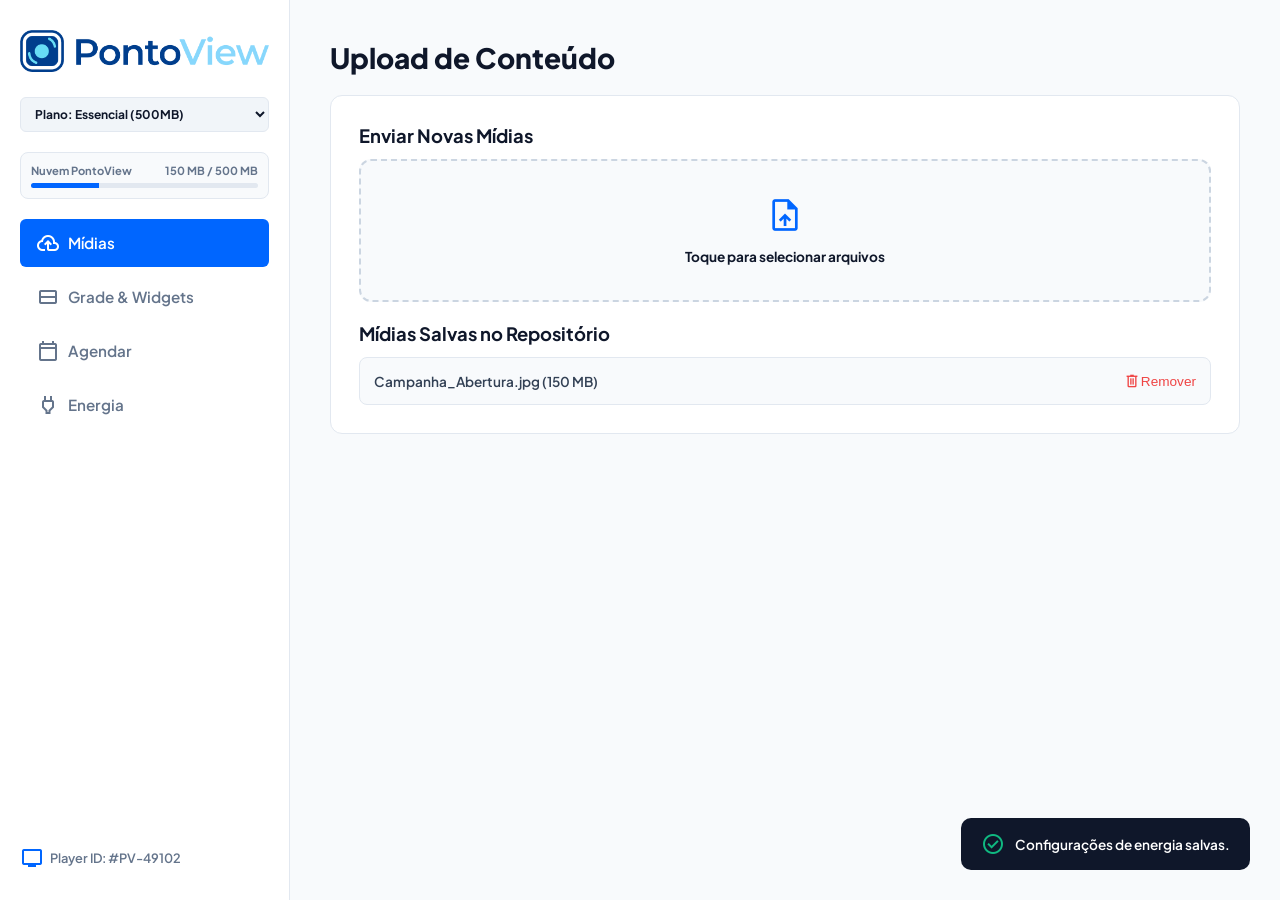
<file: PainelDeControle.html>
<!DOCTYPE html>
<html lang="pt-BR">
<head>
    <meta charset="UTF-8">
    <meta name="viewport" content="width=device-width, initial-scale=1.0">
    <title>PontoView | Painel de Controle</title>
    <!-- Google Fonts & Icons Modernos -->
    <link rel="preconnect" href="https://fonts.googleapis.com">
    <link rel="preconnect" href="https://fonts.gstatic.com" crossorigin>
    <link href="https://fonts.googleapis.com/css2?family=Plus+Jakarta+Sans:wght@400;500;600;700;800&display=swap" rel="stylesheet">
    <link rel="stylesheet" href="https://fonts.googleapis.com/css2?family=Material+Symbols+Outlined:opsz,wght,FILL,GRAD@24,400,0,0" />

    <style>
        :root {
            --pv-primary: #0066FF;       /* Azul Elétrico PontoView */
            --pv-primary-dark: #004ECC;  
            --pv-dark: #0F172A;          
            --pv-accent: #10B981;        
            --pv-bg-sidebar: #FFFFFF;   
            --pv-bg-main: #F8FAFC;      
            --pv-text-main: #334155;
            --pv-text-muted: #64748B;
            --pv-border: #E2E8F0;
            --pv-locked-bg: #F1F5F9;
            --pv-danger: #EF4444;
        }

        * {
            box-sizing: border-box;
            margin: 0;
            padding: 0;
        }

        body {
            font-family: 'Plus Jakarta Sans', sans-serif;
            background-color: var(--pv-bg-main);
            color: var(--pv-text-main);
            display: flex;
            flex-direction: column; /* Mobile-first: fluxo vertical */
            height: 100vh;
            overflow: hidden;
        }

        /* ------------------------------------
           TOPO / BARRA DE NAVEGAÇÃO MOBILE
        ------------------------------------ */
        .sidebar {
            width: 100%;
            background-color: var(--pv-bg-sidebar);
            border-bottom: 1px solid var(--pv-border);
            display: flex;
            flex-direction: column;
            padding: 15px;
            flex-shrink: 0;
            z-index: 1000;
        }

        .brand-area { 
            display: flex;
            align-items: center;
            justify-content: space-between;
            gap: 10px;
            width: 100%;
        }

        /* Espaço reservado para a logo em PNG */
        .brand-logo-img {
            max-width: 130px;
            height: auto;
            max-height: 40px;
            object-fit: contain;
            display: block;
        }

        .brand-logo-fallback {
            font-size: 1.2rem;
            font-weight: 800;
            color: var(--pv-dark);
        }

        .plan-badge-selector {
            padding: 8px 10px;
            background: #F1F5F9;
            border: 1px solid var(--pv-border);
            color: var(--pv-dark);
            border-radius: 6px;
            font-size: 0.75rem;
            font-weight: 700;
            cursor: pointer;
            outline: none;
            max-width: 170px;
        }

        .storage-box {
            margin-top: 12px;
            background: #F8FAFC;
            border: 1px solid var(--pv-border);
            padding: 10px;
            border-radius: 8px;
        }
        .storage-header {
            display: flex;
            justify-content: space-between;
            font-size: 0.7rem;
            font-weight: 700;
            color: var(--pv-text-muted);
            margin-bottom: 6px;
        }
        .storage-bar-bg {
            width: 100%;
            height: 5px;
            background: #E2E8F0;
            border-radius: 10px;
            overflow: hidden;
        }
        .storage-bar-fill {
            width: 30%;
            height: 100%;
            background: var(--pv-primary);
            transition: all 0.3s ease;
        }

        /* MENU DE NAVEGAÇÃO HORIZONTAL NO MOBILE */
        .nav-menu {
            list-style: none;
            margin-top: 12px;
            display: flex;
            gap: 4px;
            overflow-x: auto; /* Rolagem horizontal para os botões no celular */
            padding-bottom: 4px;
            scrollbar-width: none; /* Oculta barra no Firefox */
        }
        .nav-menu::-webkit-scrollbar { display: none; } /* Oculta barra no Chrome/Safari */

        .nav-item {
            display: flex;
            align-items: center;
            gap: 8px;
            padding: 10px 14px;
            color: var(--pv-text-muted);
            text-decoration: none;
            font-weight: 600;
            font-size: 0.85rem;
            cursor: pointer;
            border-radius: 6px;
            white-space: nowrap; /* Não quebra linha no botão */
            transition: all 0.2s ease;
        }
        .nav-item:hover { background-color: #F8FAFC; color: var(--pv-primary); }
        .nav-item.active { background-color: var(--pv-primary); color: white; }

        .sidebar-footer { display: none; } /* Ocultado no mobile para poupar espaço */

        /* ------------------------------------
           CONTEÚDO PRINCIPAL
        ------------------------------------ */
        .main-content { 
            flex-grow: 1; 
            padding: 20px; 
            overflow-y: auto; 
        }
        
        .page-section { display: none; }
        .page-section.active { display: block; }
        
        .section-header h1 { 
            font-size: 1.4rem; 
            color: var(--pv-dark); 
            font-weight: 800; 
            margin-bottom: 20px; 
        }

        .card { 
            background: white; 
            border-radius: 12px; 
            border: 1px solid var(--pv-border); 
            padding: 20px; 
            margin-bottom: 20px; 
        }
        .card h3 { 
            font-size: 1.05rem; 
            margin-bottom: 12px; 
            color: var(--pv-dark); 
            font-weight: 700; 
        }
        
        .form-group { margin-bottom: 16px; }
        label { display: block; font-weight: 700; margin-bottom: 6px; font-size: 0.85rem; color: var(--pv-dark); }

        input[type="text"], input[type="date"], input[type="time"], select {
            width: 100%; padding: 10px 12px; border: 1px solid var(--pv-border); border-radius: 8px; font-family: inherit; font-size: 0.9rem; outline: none;
        }
        input[type="text"]:focus, input[type="date"]:focus, input[type="time"]:focus, select:focus { border-color: var(--pv-primary); }

        .btn-pv {
            background-color: var(--pv-primary); color: white; border: none; padding: 12px 20px; font-weight: 700; font-size: 0.9rem; border-radius: 8px; cursor: pointer; display: inline-flex; align-items: center; justify-content: center; gap: 8px; transition: background 0.2s; width: 100%; /* Botões cheios no mobile */
        }
        .btn-pv:hover { background-color: var(--pv-primary-dark); }
        .btn-sub { background: none; border: none; color: var(--pv-text-muted); cursor: pointer; display: flex; align-items: center; justify-content: center; }

        .file-zone-pv { border: 2px dashed #CBD5E1; padding: 35px 15px; text-align: center; border-radius: 12px; background-color: #F8FAFC; cursor: pointer; margin-bottom: 20px; }

        /* LISTAS RESPONSIVAS */
        .uploaded-list, .campaign-list { display: flex; flex-direction: column; gap: 10px; margin-top: 12px; }
        .list-item-row { display: flex; flex-direction: column; gap: 10px; align-items: flex-start; padding: 14px; background: #F8FAFC; border: 1px solid var(--pv-border); border-radius: 8px; }
        
        @media (min-width: 480px) {
            .list-item-row { flex-direction: row; align-items: center; justify-content: space-between; }
        }
        
        .item-actions { display: flex; gap: 12px; width: 100%; justify-content: flex-end; }
        @media (min-width: 480px) { .item-actions { width: auto; } }

        /* GRIDS / COMPORTAMENTO MOBILE (COLUNA ÚNICA) */
        .grid-two-columns { 
            display: flex; 
            flex-direction: column; 
            gap: 20px; 
        }
        
        .scrollable-widgets-box { max-height: 400px; overflow-y: auto; display: flex; flex-direction: column; gap: 10px; }
        
        .item-row { display: flex; align-items: center; justify-content: space-between; padding: 12px; background: white; border: 1px solid var(--pv-border); border-radius: 10px; gap: 8px; }
        .item-row-left { display: flex; align-items: center; gap: 8px; min-width: 0; }
        .item-row-left .icon { color: var(--pv-primary); font-size: 20px; flex-shrink: 0; }
        .item-title { font-weight: 700; font-size: 0.8rem; color: var(--pv-dark); white-space: nowrap; overflow: hidden; text-overflow: ellipsis; }

        .plan-tag { font-size: 0.6rem; font-weight: 800; padding: 3px 6px; border-radius: 4px; text-transform: uppercase; flex-shrink: 0; }
        .tag-essencial { background: #EEF2F6; color: #475569; }
        .tag-segmentado { background: #ECFDF5; color: #047857; }
        .tag-premium { background: #EFF6FF; color: #1D4ED8; }

        .item-row.locked { background: var(--pv-locked-bg); border-style: dashed; opacity: 0.55; }

        .tv-playlist-preview { background: #F1F5F9; border: 2px dashed var(--pv-border); border-radius: 12px; padding: 12px; min-height: 250px; }
        .active-row { display: flex; align-items: center; justify-content: space-between; background: white; padding: 10px 12px; border-radius: 8px; border: 1px solid var(--pv-border); margin-bottom: 8px; }

        .checkbox-media-list { border: 1px solid var(--pv-border); border-radius: 8px; padding: 12px; max-height: 140px; overflow-y: auto; background: #F8FAFC; }
        .checkbox-item { display: flex; align-items: center; gap: 10px; padding: 8px 0; border-bottom: 1px solid #EDF2F7; font-size: 0.85rem; }

        /* MATRIZ DE ENERGIA */
        .matrix-days { display: grid; grid-template-columns: repeat(4, 1fr); gap: 8px; margin-bottom: 20px; }
        .day-box { border: 1px solid var(--pv-border); border-radius: 8px; padding: 10px 4px; text-align: center; background: white; font-weight: 700; font-size: 0.8rem; }
        
        .time-inputs-grid { display: flex; flex-direction: column; gap: 15px; margin-bottom: 20px; }

        /* TOAST FLOATING */
        .pv-toast { position: fixed; bottom: 20px; left: 20px; right: 20px; background-color: var(--pv-dark); color: white; padding: 14px 20px; border-radius: 10px; display: flex; align-items: center; gap: 10px; transform: translateY(200px); transition: transform 0.3s ease; z-index: 1100; font-weight: 600; font-size: 0.85rem; }
        .pv-toast.show { transform: translateY(0); }


        /* ------------------------------------
           MEDIA QUERIES: DESKTOP & TABLETS
        ------------------------------------ */
        @media (min-width: 992px) {
            body { flex-direction: row; }

            .sidebar {
                width: 290px;
                height: 100vh;
                border-right: 1px solid var(--pv-border);
                border-bottom: none;
                padding: 30px 20px;
                justify-content: space-between;
            }

            .brand-area { flex-direction: column; align-items: center; justify-content: center; width: 100%; gap: 0; }
            .brand-logo-img { max-width: 100%; max-height: 55px; margin-bottom: 10px; }
            .plan-badge-selector { width: 100%; max-width: none; margin-top: 15px; }
            .storage-box { margin-top: 20px; }

            .nav-menu { flex-direction: column; gap: 6px; margin-top: 20px; overflow-x: visible; }
            .nav-item { font-size: 0.95rem; padding: 12px 16px; width: 100%; }

            .sidebar-footer { display: flex; align-items: center; gap: 6px; font-size: 0.8rem; font-weight: 600; color: var(--pv-text-muted); }

            .main-content { padding: 40px; }
            .section-header h1 { font-size: 1.75rem; }
            .card { padding: 28px; }
            .card h3 { font-size: 1.15rem; }

            .btn-pv { width: auto; }

            .grid-two-columns { display: grid; grid-template-columns: 1.1fr 0.9fr; gap: 24px; }
            .matrix-days { grid-template-columns: repeat(7, 1fr); }
            .time-inputs-grid { display: grid; grid-template-columns: 1fr 1fr; gap: 20px; }
            
            .pv-toast { left: auto; right: 30px; bottom: 30px; width: max-content; }
        }
    </style>
</head>
<body>

    <!-- SIDEBAR / NAVBAR TOP (RESPONSIVA) -->
    <aside class="sidebar">
        <div>
            <div class="brand-area">
                <!-- Substitua o src="assets/logo/pontoview-logo.png" pelo caminho correto da sua imagem logo quando desejar -->
                <img src="assets/logo/pontoview-logo.png" alt="PontoView | Painel de Controle" class="brand-logo-img" onerror="this.style.display='none'; this.nextElementSibling.style.display='flex';">
                <div class="brand-logo-fallback" style="display:none; gap: 4px;">Ponto<span style="color:var(--pv-primary)">View</span></div>
                
                <select class="plan-badge-selector" id="planSelectorPv" onchange="applyPvPlanRestrictions()">
                    <option value="essencial">Plano: Essencial (500MB)</option>
                    <option value="segmentado">Plano: Segmentado (2GB)</option>
                    <option value="premium">Plano: Premium (10GB)</option>
                </select>
            </div>

            <div class="storage-box">
                <div class="storage-header"><span>Nuvem PontoView</span><span id="storageTxt">150 MB / 500 MB</span></div>
                <div class="storage-bar-bg"><div class="storage-bar-fill" id="storageBar"></div></div>
            </div>
            
            <nav class="nav-menu">
                <li><a class="nav-item active" id="btn-midias" onclick="navigatePv('midias')"><span class="material-symbols-outlined">cloud_upload</span> Mídias</a></li>
                <li><a class="nav-item" id="btn-playlist" onclick="navigatePv('playlist')"><span class="material-symbols-outlined">view_stream</span> Grade & Widgets</a></li>
                <li><a class="nav-item" id="btn-programacao" onclick="navigatePv('programacao')"><span class="material-symbols-outlined">calendar_today</span> Agendar</a></li>
                <li><a class="nav-item" id="btn-funcionamento" onclick="navigatePv('funcionamento')"><span class="material-symbols-outlined">power</span> Energia</a></li>
            </nav>
        </div>
        <div class="sidebar-footer"><span class="material-symbols-outlined" style="color:var(--pv-primary)">tv</span><span>Player ID: #PV-49102</span></div>
    </aside>

    <!-- CONTEÚDO PRINCIPAL -->
    <main class="main-content">

        <!-- ABA 1: UPLOAD DE MÍDIAS -->
        <section id="midias" class="page-section active">
            <div class="section-header"><h1>Upload de Conteúdo</h1></div>
            <div class="card">
                <h3>Enviar Novas Mídias</h3>
                <div class="file-zone-pv" onclick="document.getElementById('pv-file').click()">
                    <span class="material-symbols-outlined" style="font-size: 38px; color: var(--pv-primary)">upload_file</span>
                    <p style="margin-top: 10px; font-weight: 700; font-size: 0.85rem; color: var(--pv-dark)">Toque para selecionar arquivos</p>
                    <input type="file" id="pv-file" style="display: none;" onchange="triggerUploadPv(this)">
                </div>

                <h3>Mídias Salvas no Repositório</h3>
                <div class="uploaded-list" id="uploadedFilesContainer">
                    <div class="list-item-row" id="file-default-1">
                        <span style="font-weight: 600; font-size: 0.85rem;">Campanha_Abertura.jpg (150 MB)</span>
                        <div class="item-actions">
                            <button class="btn-sub" style="color:var(--pv-danger); font-size: 0.85rem;" onclick="deleteUploadedFile('file-default-1', 150, 'Campanha_Abertura.jpg')"><span class="material-symbols-outlined" style="font-size:18px">delete</span> Remover</button>
                        </div>
                    </div>
                </div>
            </div>
        </section>

        <!-- ABA 2: ELEMENTOS E GRADE COMPLETA -->
        <section id="playlist" class="page-section">
            <div class="section-header"><h1>Grade de Exibição & Elementos</h1></div>
            <div class="grid-two-columns">
                <div>
                    <div class="card">
                        <h3>Biblioteca de Componentes</h3>
                        <div class="scrollable-widgets-box">
                            
                            <!-- ESSENCIAIS -->
                            <div class="item-row" data-pv-plan="essencial">
                                <div class="item-row-left"><span class="material-symbols-outlined icon">schedule</span><div class="item-title">Hora Atual</div></div>
                                <span class="plan-tag tag-essencial">Essencial</span>
                                <button class="btn-pv btn-add" style="padding:6px 10px; font-size:0.7rem; width:auto;" onclick="pushToTvPlaylist('Widget: Hora Atual')">Incluir</button>
                            </div>
                            <div class="item-row" data-pv-plan="essencial">
                                <div class="item-row-left"><span class="material-symbols-outlined icon">partly_cloudy_day</span><div class="item-title">Previsão do Tempo</div></div>
                                <span class="plan-tag tag-essencial">Essencial</span>
                                <button class="btn-pv btn-add" style="padding:6px 10px; font-size:0.7rem; width:auto;" onclick="pushToTvPlaylist('Widget: Previsão do Tempo')">Incluir</button>
                            </div>
                            <div class="item-row" data-pv-plan="essencial">
                                <div class="item-row-left"><span class="material-symbols-outlined icon">newspaper</span><div class="item-title">Notícias Gerais</div></div>
                                <span class="plan-tag tag-essencial">Essencial</span>
                                <button class="btn-pv btn-add" style="padding:6px 10px; font-size:0.7rem; width:auto;" onclick="pushToTvPlaylist('Widget: Notícias')">Incluir</button>
                            </div>
                            <div class="item-row" data-pv-plan="essencial">
                                <div class="item-row-left"><span class="material-symbols-outlined icon">format_quote</span><div class="item-title">Frases e Pensamentos</div></div>
                                <span class="plan-tag tag-essencial">Essencial</span>
                                <button class="btn-pv btn-add" style="padding:6px 10px; font-size:0.7rem; width:auto;" onclick="pushToTvPlaylist('Widget: Frases')">Incluir</button>
                            </div>

                            <!-- SEGMENTADOS -->
                            <div class="item-row" data-pv-plan="segmentado">
                                <div class="item-row-left"><span class="material-symbols-outlined icon">sports_soccer</span><div class="item-title">Camp. Brasileiro</div></div>
                                <span class="plan-tag tag-segmentado">Segmentado</span>
                                <button class="btn-pv btn-add" style="padding:6px 10px; font-size:0.7rem; width:auto;" onclick="pushToTvPlaylist('Widget: Tabela Brasileirão')">Incluir</button>
                            </div>
                            <div class="item-row" data-pv-plan="segmentado">
                                <div class="item-row-left"><span class="material-symbols-outlined icon">restaurant</span><div class="item-title">AllRecipes | Tastemade</div></div>
                                <span class="plan-tag tag-segmentado">Segmentado</span>
                                <button class="btn-pv btn-add" style="padding:6px 10px; font-size:0.7rem; width:auto;" onclick="pushToTvPlaylist('Widget: Tastemade Gastronomia')">Incluir</button>
                            </div>
                            <div class="item-row" data-pv-plan="segmentado">
                                <div class="item-row-left"><span class="material-symbols-outlined icon">attach_money</span><div class="item-title">Taxas de Câmbio</div></div>
                                <span class="plan-tag tag-segmentado">Segmentado</span>
                                <button class="btn-pv btn-add" style="padding:6px 10px; font-size:0.7rem; width:auto;" onclick="pushToTvPlaylist('Widget: Câmbio')">Incluir</button>
                            </div>
                            <div class="item-row" data-pv-plan="segmentado">
                                <div class="item-row-left"><span class="material-symbols-outlined icon">casino</span><div class="item-title">Resultados Loteria</div></div>
                                <span class="plan-tag tag-segmentado">Segmentado</span>
                                <button class="btn-pv btn-add" style="padding:6px 10px; font-size:0.7rem; width:auto;" onclick="pushToTvPlaylist('Widget: Loteria')">Incluir</button>
                            </div>
                            <div class="item-row" data-pv-plan="segmentado">
                                <div class="item-row-left"><span class="material-symbols-outlined icon">smart_display</span><div class="item-title">Vídeo do YouTube</div></div>
                                <span class="plan-tag tag-segmentado">Segmentado</span>
                                <button class="btn-pv btn-add" style="padding:6px 10px; font-size:0.7rem; width:auto;" onclick="pushToTvPlaylist('Widget: YouTube Stream')">Incluir</button>
                            </div>

                            <!-- PREMIUM -->
                            <div class="item-row" data-pv-plan="premium">
                                <div class="item-row-left"><span class="material-symbols-outlined icon">bar_chart</span><div class="item-title">Power BI Integration</div></div>
                                <span class="plan-tag tag-premium">Premium</span>
                                <button class="btn-pv btn-add" style="padding:6px 10px; font-size:0.7rem; width:auto;" onclick="pushToTvPlaylist('Dashboard: Power BI')">Incluir</button>
                            </div>
                            <div class="item-row" data-pv-plan="premium">
                                <div class="item-row-left"><span class="material-symbols-outlined icon">present_to_all</span><div class="item-title">Google Slides</div></div>
                                <span class="plan-tag tag-premium">Premium</span>
                                <button class="btn-pv btn-add" style="padding:6px 10px; font-size:0.7rem; width:auto;" onclick="pushToTvPlaylist('Apresentação: Google Slides')">Incluir</button>
                            </div>
                            <div class="item-row" data-pv-plan="premium">
                                <div class="item-row-left"><span class="material-symbols-outlined icon">flight_takeoff</span><div class="item-title">Painel de Voos</div></div>
                                <span class="plan-tag tag-premium">Premium</span>
                                <button class="btn-pv btn-add" style="padding:6px 10px; font-size:0.7rem; width:auto;" onclick="pushToTvPlaylist('Widget: Painel de Voos')">Incluir</button>
                            </div>
                            <div class="item-row" data-pv-plan="premium">
                                <div class="item-row-left"><span class="material-symbols-outlined icon">directions_car</span><div class="item-title">Waze - Tráfego</div></div>
                                <span class="plan-tag tag-premium">Premium</span>
                                <button class="btn-pv btn-add" style="padding:6px 10px; font-size:0.7rem; width:auto;" onclick="pushToTvPlaylist('Widget: Tráfego Waze')">Incluir</button>
                            </div>
                        </div>
                    </div>
                </div>

                <div>
                    <div class="card">
                        <h3>Loop de Transmissão da Tela</h3>
                        <div class="tv-playlist-preview" id="pvPlaylistContainer">
                            <div class="active-row" id="playlist-row-abertura">
                                <div class="item-row-left" style="min-width:0;"><span class="material-symbols-outlined icon" style="color:var(--pv-primary); font-size: 20px;">image</span><div class="item-title"><strong>Campanha_Abertura.jpg</strong></div></div>
                                <button class="btn-sub" style="color:var(--pv-danger)" onclick="document.getElementById('playlist-row-abertura').remove()"><span class="material-symbols-outlined">close</span></button>
                            </div>
                        </div>
                    </div>
                </div>
            </div>
        </section>

        <!-- ABA 3: GESTÃO E EDIÇÃO DE CAMPANHAS -->
        <section id="programacao" class="page-section">
            <div class="section-header"><h1>Agendamento de Campanhas</h1></div>
            <div class="grid-two-columns">
                <div class="card">
                    <h3 id="campaignFormTitle">Configurar Campanhas</h3>
                    <input type="hidden" id="editCampaignId" value="">
                    
                    <div class="form-group">
                        <label>Título da Campanha</label>
                        <input type="text" id="campaignName" placeholder="Ex: Campanha de Natal">
                    </div>
                    <div style="display: grid; grid-template-columns: 1fr 1fr; gap: 10px;" class="form-group">
                        <div><label>Início</label><input type="date" id="campaignStart"></div>
                        <div><label>Término</label><input type="date" id="campaignEnd"></div>
                    </div>
                    <div class="form-group">
                        <label>Vincular Conteúdos</label>
                        <div class="checkbox-media-list" id="campaignMediaChecklist">
                            <div class="checkbox-item"><input type="checkbox" value="Campanha_Abertura.jpg" checked> <span>Campanha_Abertura.jpg</span></div>
                            <div class="checkbox-item"><input type="checkbox" value="Widget: Previsão do Tempo"> <span>Widget: Previsão do Tempo</span></div>
                            <div class="checkbox-item"><input type="checkbox" value="Widget: Hora Atual"> <span>Widget: Hora Atual</span></div>
                        </div>
                    </div>
                    <button class="btn-pv" onclick="saveCampaign()">
                        <span class="material-symbols-outlined">save</span> Gravar e Atualizar Tela
                    </button>
                </div>

                <div class="card">
                    <h3>Linhas de Agendamento Ativas</h3>
                    <div class="campaign-list" id="campaignListContainer">
                        <div class="list-item-row" id="camp-1" data-name="Promoção de Inverno" data-start="2026-06-20" data-end="2026-06-30">
                            <div>
                                <strong style="color:var(--pv-dark); font-size:0.9rem;">Promoção de Inverno</strong>
                                <div style="font-size: 0.75rem; color: var(--pv-text-muted); margin-top: 2px;">20/06/2026 até 30/06/2026</div>
                            </div>
                            <div class="item-actions">
                                <button class="btn-sub" onclick="editCampaign('camp-1')"><span class="material-symbols-outlined" style="color:var(--pv-primary)">edit</span></button>
                                <button class="btn-sub" onclick="document.getElementById('camp-1').remove()"><span class="material-symbols-outlined" style="color:var(--pv-danger)">delete</span></button>
                            </div>
                        </div>
                    </div>
                </div>
            </div>
        </section>

        <!-- ABA 4: MATRIZ DE ENERGIA -->
        <section id="funcionamento" class="page-section">
            <div class="section-header"><h1>Horários de Funcionamento</h1></div>
            <div class="card">
                <h3>Ciclo de Ativação do Hardware</h3>
                <p style="color:var(--pv-text-muted); font-size:0.8rem; margin-bottom: 15px;">Marque os dias de funcionamento operacional das telas.</p>
                <div class="matrix-days">
                    <div class="day-box"><input type="checkbox" id="d-seg" checked><br>Seg</div>
                    <div class="day-box"><input type="checkbox" id="d-ter" checked><br>Ter</div>
                    <div class="day-box"><input type="checkbox" id="d-qua" checked><br>Qua</div>
                    <div class="day-box"><input type="checkbox" id="d-qui" checked><br>Qui</div>
                    <div class="day-box"><input type="checkbox" id="d-sex" checked><br>Sex</div>
                    <div class="day-box"><input type="checkbox" id="d-sab"><br>Sáb</div>
                    <div class="day-box"><input type="checkbox" id="d-dom"><br>Dom</div>
                </div>
                <div class="time-inputs-grid">
                    <div><label>Horário para Ligar</label><input type="time" id="powerOnTime" value="07:30"></div>
                    <div><label>Horário para Desligar</label><input type="time" id="powerOffTime" value="19:00"></div>
                </div>
                <button class="btn-pv" onclick="saveEnergySettings()">
                    <span class="material-symbols-outlined">bolt</span> Atualizar Painel
                </button>
                <div id="energySummary" style="margin-top: 15px; font-size: 0.8rem; color: var(--pv-text-muted); font-weight: 600;"></div>
            </div>
        </section>
    </main>

    <!-- NOTIFICAÇÕES FLOATING TOAST -->
    <div id="pvToast" class="pv-toast"><span class="material-symbols-outlined" style="color: var(--pv-accent);">check_circle</span><div id="pvToastMessage">Ação registrada!</div></div>

    <script>
        let currentStorageUsed = 150; 

        function navigatePv(sectionId) {
            document.querySelectorAll('.page-section').forEach(s => s.classList.remove('active'));
            document.querySelectorAll('.nav-item').forEach(i => i.classList.remove('active'));
            document.getElementById(sectionId).classList.add('active');
            document.getElementById('btn-' + sectionId).classList.add('active');
        }

        function triggerUploadPv(input) {
            if (input.files.length > 0) {
                const plan = document.getElementById('planSelectorPv').value;
                const weight = 150; 

                if(plan === 'essencial' && (currentStorageUsed + weight) > 500) { alert("⚠️ Limite de 500MB atingido."); return; }
                if(plan === 'segmentado' && (currentStorageUsed + weight) > 2000) { alert("⚠️ Limite de 2GB atingido."); return; }
                if(plan === 'premium' && (currentStorageUsed + weight) > 10000) { alert("⚠️ Limite de 10GB atingido."); return; }

                currentStorageUsed += weight;
                applyPvPlanRestrictions();

                const id = 'file-' + Date.now();
                const name = input.files[0].name;

                const container = document.getElementById('uploadedFilesContainer');
                const row = document.createElement('div');
                row.className = 'list-item-row';
                row.id = id;
                row.innerHTML = `<span style="font-weight:600; font-size:0.85rem;">${name} (${weight} MB)</span><div class="item-actions"><button class="btn-sub" style="color:var(--pv-danger); font-size:0.85rem;" onclick="deleteUploadedFile('${id}', ${weight}, '${name}')"><span class="material-symbols-outlined" style="font-size:18px">delete</span> Remover</button></div>`;
                container.appendChild(row);

                pushToTvPlaylist(name);
            }
        }

        function deleteUploadedFile(id, weight, name) {
            document.getElementById(id).remove();
            currentStorageUsed -= weight;
            applyPvPlanRestrictions();
            showPvToast(`"${name}" removido.`);
        }

        function pushToTvPlaylist(name) {
            const container = document.getElementById('pvPlaylistContainer');
            const row = document.createElement('div');
            const rowId = 'p-row-' + Date.now();
            row.className = 'active-row';
            row.id = rowId;
            row.innerHTML = `<div class="item-row-left" style="min-width:0;"><span class="material-symbols-outlined icon" style="font-size:20px;">tab</span><div class="item-title"><strong>${name}</strong></div></div><button class="btn-sub" style="color:var(--pv-danger)" onclick="document.getElementById('${rowId}').remove()"><span class="material-symbols-outlined">close</span></button>`;
            container.appendChild(row);
        }

        function saveCampaign() {
            const id = document.getElementById('editCampaignId').value;
            const name = document.getElementById('campaignName').value;
            const start = document.getElementById('campaignStart').value;
            const end = document.getElementById('campaignEnd').value;

            if(!name || !start || !end) { alert("Preencha todos os campos."); return; }

            const formattedStart = start.split('-').reverse().join('/');
            const formattedEnd = end.split('-').reverse().join('/');

            if(id) {
                const target = document.getElementById(id);
                target.setAttribute('data-name', name);
                target.setAttribute('data-start', start);
                target.setAttribute('data-end', end);
                target.innerHTML = `<div><strong style="color:var(--pv-dark); font-size:0.9rem;">${name}</strong><div style="font-size: 0.75rem; color: var(--pv-text-muted); margin-top:2px;">${formattedStart} até ${formattedEnd}</div></div><div class="item-actions"><button class="btn-sub" onclick="editCampaign('${id}')"><span class="material-symbols-outlined" style="color:var(--pv-primary)">edit</span></button><button class="btn-sub" onclick="document.getElementById('${id}').remove()"><span class="material-symbols-outlined" style="color:var(--pv-danger)">delete</span></button></div>`;
                document.getElementById('editCampaignId').value = "";
                document.getElementById('campaignFormTitle').innerText = "Configurar Campanhas";
                showPvToast("Campanha atualizada.");
            } else {
                const newId = 'camp-' + Date.now();
                const container = document.getElementById('campaignListContainer');
                const row = document.createElement('div');
                row.className = 'list-item-row';
                row.id = newId;
                row.setAttribute('data-name', name);
                row.setAttribute('data-start', start);
                row.setAttribute('data-end', end);
                row.innerHTML = `<div><strong style="color:var(--pv-dark); font-size:0.9rem;">${name}</strong><div style="font-size: 0.75rem; color: var(--pv-text-muted); margin-top:2px;">${formattedStart} até ${formattedEnd}</div></div><div class="item-actions"><button class="btn-sub" onclick="editCampaign('${newId}')"><span class="material-symbols-outlined" style="color:var(--pv-primary)">edit</span></button><button class="btn-sub" onclick="document.getElementById('${newId}').remove()"><span class="material-symbols-outlined" style="color:var(--pv-danger)">delete</span></button></div>`;
                container.appendChild(row);
                showPvToast("Nova campanha agendada!");
            }

            document.getElementById('campaignName').value = "";
            document.getElementById('campaignStart').value = "";
            document.getElementById('campaignEnd').value = "";
        }

        function editCampaign(id) {
            const target = document.getElementById(id);
            document.getElementById('editCampaignId').value = id;
            document.getElementById('campaignName').value = target.getAttribute('data-name');
            document.getElementById('campaignStart').value = target.getAttribute('data-start');
            document.getElementById('campaignEnd').value = target.getAttribute('data-end');
            document.getElementById('campaignFormTitle').innerText = "Editar Campanha";
            showPvToast("Dados carregados no formulário.");
        }

        function saveEnergySettings() {
            const onTime = document.getElementById('powerOnTime').value;
            const offTime = document.getElementById('powerOffTime').value;
            showPvToast("Configurações de energia salvas.");
            document.getElementById('energySummary').innerText = `Ativação programada: ${onTime}h às ${offTime}h nos dias selecionados.`;
        }

        function applyPvPlanRestrictions() {
            const plan = document.getElementById('planSelectorPv').value;
            const bar = document.getElementById('storageBar');
            const txt = document.getElementById('storageTxt');
            let max = plan === 'essencial' ? 500 : plan === 'segmentado' ? 2000 : 10000;

            txt.innerText = `${currentStorageUsed} MB / ${max} MB`;
            bar.style.width = `${Math.min((currentStorageUsed / max) * 100, 100)}%`;

            document.querySelectorAll('.item-row').forEach(row => {
                const required = row.getAttribute('data-pv-plan');
                const btn = row.querySelector('.btn-add');
                if (plan === 'essencial' && (required === 'segmentado' || required === 'premium')) {
                    row.classList.add('locked'); btn.disabled = true; btn.innerText = "Upgrade";
                } else if (plan === 'segmentado' && required === 'premium') {
                    row.classList.add('locked'); btn.disabled = true; btn.innerText = "Upgrade";
                } else {
                    row.classList.remove('locked'); btn.disabled = false; btn.innerText = "Incluir";
                }
            });
        }

        function showPvToast(msg) {
            const toast = document.getElementById('pvToast');
            document.getElementById('pvToastMessage').innerText = msg;
            toast.classList.add('show');
            setTimeout(() => toast.classList.remove('show'), 3000);
        }

        window.onload = function() { applyPvPlanRestrictions(); saveEnergySettings(); };
    </script>
</body>
</html>
</file>
<file: pontoview-automaticos/shared/pontoview.css>
:root{
  --pv-blue:#08479a;
  --pv-deep:#032a61;
  --pv-sky:#69cff2;
  --pv-white:#f7fbff;
  --pv-soft:rgba(247,251,255,.72);
  --pv-faint:rgba(247,251,255,.46);
  --pv-line:rgba(255,255,255,.14);
  --pv-panel:rgba(255,255,255,.075);
  --pv-panel-strong:rgba(255,255,255,.11);
  --pv-safe:clamp(24px,3.4vw,58px);
  --pv-radius:clamp(24px,2.4vw,36px);
  --pv-ease:cubic-bezier(.22,1,.36,1);
}
*{box-sizing:border-box}
html,body{width:100%;height:100%}
body{
  margin:0;
  overflow:hidden;
  font-family:Inter,system-ui,-apple-system,BlinkMacSystemFont,"Segoe UI",sans-serif;
  color:var(--pv-white);
  background:linear-gradient(145deg,#0a4ea5,#043775 62%,#032d63);
}
button,a{font:inherit}
.pv-ambient,.pv-ambient::before,.pv-ambient::after{position:fixed;pointer-events:none;content:"";z-index:0}
.pv-ambient{
  inset:-18%;
  background:
    radial-gradient(circle at 15% 22%,rgba(105,207,242,.23) 0 8%,transparent 30%),
    radial-gradient(circle at 84% 28%,rgba(255,255,255,.08) 0 8%,transparent 30%),
    radial-gradient(circle at 66% 84%,rgba(105,207,242,.10) 0 10%,transparent 34%);
  animation:pvAmbientFloat 24s ease-in-out infinite alternate;
}
.pv-ambient::before{
  width:min(40vw,650px);aspect-ratio:1;right:-12vw;top:-15vw;
  border:clamp(12px,1.2vw,22px) solid rgba(105,207,242,.10);
  border-left-color:transparent;border-bottom-color:transparent;border-radius:50%;
  animation:pvRing 40s linear infinite;
}
.pv-ambient::after{
  width:min(30vw,500px);aspect-ratio:1;left:-10vw;bottom:-14vw;
  border:clamp(9px,.9vw,16px) solid rgba(255,255,255,.06);
  border-top-color:transparent;border-right-color:transparent;border-radius:50%;
  animation:pvRing 48s linear infinite reverse;
}
@keyframes pvAmbientFloat{from{transform:translate3d(-1.4%,0,0) scale(1)}to{transform:translate3d(1.4%,-1%,0) scale(1.03)}}
@keyframes pvRing{to{transform:rotate(360deg)}}
@keyframes pvMarkPulse{50%{transform:scale(1.035);opacity:.96}}
@keyframes pvImageBreath{50%{transform:scale(1.025)}}
@keyframes pvEnterCopy{from{opacity:0;transform:translate3d(22px,0,0);filter:blur(3px)}to{opacity:1;transform:none;filter:none}}
@keyframes pvEnterMedia{from{opacity:0;transform:translate3d(28px,0,0) scale(.975);filter:blur(3px)}to{opacity:1;transform:none;filter:none}}
.pv-shell{
  position:relative;z-index:1;width:100%;height:100%;
  padding:var(--pv-safe);
  display:grid;
  grid-template-rows:auto minmax(0,1fr) auto;
  gap:clamp(20px,2.5vh,36px);
}
.pv-header{display:flex;align-items:center;justify-content:space-between;gap:22px;min-width:0}
.pv-brand{display:flex;align-items:center;gap:15px;min-width:0}
.pv-badge{
  width:clamp(50px,4vw,66px);height:clamp(50px,4vw,66px);border-radius:20px;
  display:grid;place-items:center;flex:0 0 auto;
  background:rgba(255,255,255,.075);border:1px solid var(--pv-line);
  animation:pvMarkPulse 6s ease-in-out infinite;
}
.pv-badge .material-symbols-outlined{font-size:clamp(27px,2.5vw,38px);color:var(--pv-sky);font-variation-settings:'FILL' 0,'wght' 500,'GRAD' 0,'opsz' 48}
.pv-title{font-size:clamp(28px,2.55vw,44px);font-weight:650;line-height:1;letter-spacing:-.025em}
.pv-source{
  display:flex;align-items:center;gap:9px;max-width:44vw;min-width:0;
  padding:9px 14px;border-radius:999px;background:rgba(255,255,255,.065);border:1px solid var(--pv-line);
  color:var(--pv-soft);font-size:clamp(10px,.85vw,13px);font-weight:650;letter-spacing:.075em;text-transform:uppercase;
  white-space:nowrap;overflow:hidden;text-overflow:ellipsis;
}
.pv-source .material-symbols-outlined{font-size:18px;color:var(--pv-sky)}
.pv-stage{min-height:0;display:grid;grid-template-columns:minmax(0,55%) minmax(0,45%);gap:clamp(28px,3.3vw,54px);align-items:stretch}
.pv-copy{min-width:0;min-height:0;display:flex;flex-direction:column;justify-content:center;padding:clamp(12px,1.5vw,22px) 0;transform-origin:center left}
.pv-kicker{margin:0 0 clamp(18px,2.2vh,28px);font-size:clamp(11px,.9vw,14px);font-weight:650;letter-spacing:.14em;text-transform:uppercase;color:var(--pv-sky)}
.pv-headline{margin:0;font-size:clamp(42px,4.9vw,80px);font-weight:650;line-height:1.03;letter-spacing:-.048em;text-wrap:balance}
.pv-body{margin:clamp(20px,2.5vh,30px) 0 0;font-size:clamp(16px,1.35vw,21px);line-height:1.48;color:var(--pv-soft);max-width:64ch;text-wrap:pretty}
.pv-media{
  min-width:0;min-height:0;position:relative;overflow:hidden;border-radius:var(--pv-radius);
  background:linear-gradient(145deg,rgba(105,207,242,.16),rgba(255,255,255,.035));border:1px solid var(--pv-line);
  transform-origin:center right;
}
.pv-media img.pv-image{width:100%;height:100%;object-fit:cover;display:block;animation:pvImageBreath 14s ease-in-out infinite}
.pv-media::after{content:"";position:absolute;inset:0;background:linear-gradient(180deg,rgba(3,42,97,.01),rgba(3,42,97,.40));pointer-events:none}
.pv-media-fallback{position:absolute;inset:0;display:grid;place-items:center;background:radial-gradient(circle at 50% 46%,rgba(105,207,242,.14),transparent 38%),linear-gradient(145deg,rgba(255,255,255,.03),rgba(105,207,242,.06))}
.pv-media-fallback .material-symbols-outlined{font-size:clamp(100px,12vw,190px);color:rgba(255,255,255,.19);font-variation-settings:'FILL' 0,'wght' 300,'GRAD' 0,'opsz' 48}
.pv-media.has-image .pv-media-fallback{display:none}
.pv-overlay{position:absolute;z-index:3;left:18px;right:18px;bottom:18px;display:flex;align-items:flex-end;justify-content:space-between;gap:12px}
.pv-pill{padding:9px 12px;border-radius:999px;background:rgba(3,42,97,.72);border:1px solid rgba(255,255,255,.15);backdrop-filter:blur(8px);color:rgba(255,255,255,.80);font-size:10px;font-weight:650;letter-spacing:.09em;text-transform:uppercase}
.pv-qr{display:flex;align-items:center;gap:10px;padding:9px 11px 9px 9px;border-radius:17px;background:rgba(3,42,97,.74);border:1px solid rgba(255,255,255,.16);backdrop-filter:blur(10px)}
.pv-qr.hidden{display:none}
.pv-qr img{width:68px;height:68px;border-radius:10px;background:#fff;display:block}
.pv-qr-copy{display:flex;flex-direction:column;gap:3px;max-width:130px}
.pv-qr-title{font-size:10px;font-weight:700;letter-spacing:.08em;text-transform:uppercase}
.pv-qr-hint{font-size:9px;line-height:1.25;color:rgba(255,255,255,.68)}
.pv-cards{display:grid;grid-template-columns:repeat(2,minmax(0,1fr));gap:clamp(12px,1.4vw,18px);align-content:center}
.pv-card{padding:clamp(18px,2vw,28px);border-radius:clamp(20px,2vw,30px);background:var(--pv-panel);border:1px solid var(--pv-line);min-width:0}
.pv-card-label{font-size:clamp(10px,.82vw,13px);font-weight:650;letter-spacing:.12em;text-transform:uppercase;color:var(--pv-sky);margin-bottom:10px}
.pv-card-value{font-size:clamp(30px,3.4vw,58px);font-weight:650;line-height:1;letter-spacing:-.045em}
.pv-card-note{margin-top:10px;font-size:clamp(12px,1vw,16px);line-height:1.35;color:var(--pv-soft)}
.pv-statline{display:flex;align-items:baseline;gap:9px;flex-wrap:wrap}
.pv-statline strong{font-size:clamp(54px,6vw,100px);font-weight:650;letter-spacing:-.06em;line-height:.95}
.pv-statline span{font-size:clamp(16px,1.4vw,22px);color:var(--pv-soft)}
.pv-progress{position:absolute;left:0;right:0;bottom:0;height:4px;background:rgba(255,255,255,.08);z-index:4}
.pv-progress>span{display:block;height:100%;width:0;background:linear-gradient(90deg,var(--pv-sky),rgba(255,255,255,.9));transform-origin:left}
.pv-footer{display:flex;align-items:center;justify-content:center;min-height:30px}
.pv-footer img{height:clamp(22px,2vw,31px);width:auto;display:block;opacity:.92}
.pv-transition{transition:opacity .54s var(--pv-ease),transform .54s var(--pv-ease),filter .54s var(--pv-ease)}
.pv-shell.is-leaving .pv-copy{opacity:0;transform:translate3d(-24px,0,0) scale(.992);filter:blur(3px)}
.pv-shell.is-leaving .pv-media,.pv-shell.is-leaving .pv-cards{opacity:0;transform:translate3d(22px,0,0) scale(.982);filter:blur(2px)}
.pv-shell.is-entering .pv-copy{animation:pvEnterCopy .64s var(--pv-ease) both}
.pv-shell.is-entering .pv-media,.pv-shell.is-entering .pv-cards{animation:pvEnterMedia .72s var(--pv-ease) both}
.pv-error{color:var(--pv-soft)}

@media (orientation:portrait),(max-aspect-ratio:4/5){
  .pv-shell{padding:clamp(28px,5vw,54px) clamp(24px,5vw,52px) clamp(22px,4vw,42px);gap:clamp(24px,2.8vh,36px)}
  .pv-source{max-width:48vw}
  .pv-stage{grid-template-columns:1fr;grid-template-rows:minmax(0,50%) minmax(0,50%);gap:clamp(22px,2.7vh,34px)}
  .pv-copy{padding:0}.pv-headline{font-size:clamp(42px,7.4vw,70px)}.pv-body{font-size:clamp(16px,2.5vw,20px)}
  .pv-cards{grid-template-columns:repeat(2,minmax(0,1fr))}
}

@media (prefers-reduced-motion:reduce){
  .pv-ambient,.pv-ambient::before,.pv-ambient::after,.pv-badge,.pv-image{animation:none!important}
  .pv-transition{transition:none!important}.pv-shell.is-entering .pv-copy,.pv-shell.is-entering .pv-media,.pv-shell.is-entering .pv-cards{animation:none!important}
}
</file>
<file: pontoview-automaticos/shared/responsive.css>
:root{
  --pv-safe:3vmin;
  --pv-radius:2.6vmin;
  --pv-gap:2.4vmin;
}
html,body{width:100%;height:100%;overflow:hidden}
body.pv-panel{margin:0}
body.pv-panel .pv-shell{
  width:100%;
  height:100%;
  min-width:0;
  min-height:0;
  padding:3vmin 3.4vmin 2.2vmin;
  display:grid;
  grid-template-rows:minmax(0,1fr) auto!important;
  gap:1.5vmin;
  overflow:hidden;
}
body.pv-panel .pv-shell>*{min-width:0;min-height:0}

/* Palco centralizado
   Todos os painéis nativos recebem .pv-stage-centered no próprio HTML.
   Em horizontal o palco conserva a altura natural da composição e fica
   centralizado na área útil. Em vertical ele ocupa a área disponível, mas
   mantém cada bloco centralizado dentro de sua faixa. */
body.pv-panel .pv-stage-centered{
  width:100%;
  min-width:0;
  min-height:0;
  justify-self:stretch;
}
@media (orientation:landscape){
  body.pv-panel .pv-stage-centered{
    height:auto!important;
    max-height:100%;
    align-self:center!important;
    align-content:center;
    align-items:center;
  }
}
@media (orientation:portrait){
  body.pv-panel .pv-stage-centered{
    height:100%!important;
    max-height:100%;
    align-self:stretch!important;
    align-content:center;
    align-items:center;
  }
}
body.pv-panel .pv-header,
body.pv-panel .pv-brand,
body.pv-panel .pv-badge,
body.pv-panel .pv-title{display:none!important}
body.pv-panel .pv-source-floating{
  position:fixed;
  z-index:20;
  top:2.2vmin;
  right:3.4vmin;
  width:max-content;
  max-width:34vw;
  min-width:0;
  padding:.75vmin 1.15vmin;
  gap:.65vmin;
  border-radius:999px;
  font-size:1.25vmin;
  line-height:1;
  background:rgba(3,42,97,.46);
  border:1px solid rgba(255,255,255,.13);
  backdrop-filter:blur(7px);
  pointer-events:none;
}
body.pv-panel .pv-source-floating .material-symbols-outlined{font-size:1.9vmin}
body.pv-panel .pv-footer{min-height:2.6vmin}
body.pv-panel .pv-footer img{height:2.9vmin;width:auto}
body.pv-panel .pv-footer-brand{font-size:2.35vmin}

/* Hoje */
.panel-hoje .pv-stage{
  min-height:0;
  display:grid;
  grid-template-columns:minmax(0,54%) minmax(0,46%);
  gap:3vmin;
  align-items:stretch;
}
.panel-hoje .pv-copy{min-width:0;min-height:0;display:flex;flex-direction:column;justify-content:center;padding:1vmin 0}
.panel-hoje .pv-kicker{margin:0 0 2vmin;font-size:1.65vmin;letter-spacing:.14em}
.panel-hoje .pv-headline{margin:0;font-size:7.2vmin;line-height:1.02;letter-spacing:-.045em}
.panel-hoje .pv-body{margin:2vmin 0 0;font-size:2.25vmin;line-height:1.45}
.panel-hoje .pv-cards{display:grid;grid-template-columns:repeat(2,minmax(0,1fr));gap:1.4vmin;align-content:center}
.panel-hoje .pv-card{padding:2vmin;border-radius:2.2vmin}
.panel-hoje .pv-card-label{font-size:1.35vmin;margin-bottom:1vmin}
.panel-hoje .pv-card-value{font-size:4.8vmin}
.panel-hoje .pv-card-note{margin-top:1vmin;font-size:1.65vmin}

/* Saudações */
.panel-saudacoes .greeting{min-height:0;display:grid;grid-template-columns:minmax(0,58%) minmax(0,42%);gap:3vmin;overflow:hidden}
.panel-saudacoes .copy{min-width:0;min-height:0;display:flex;flex-direction:column;justify-content:center}
.panel-saudacoes .title{font-size:10.6vmin;line-height:.92;letter-spacing:-.06em}
.panel-saudacoes .subtitle{margin-top:2.4vmin;font-size:2.5vmin;line-height:1.45}
.panel-saudacoes .scene{min-width:0;min-height:0;border-radius:3vmin}
.panel-saudacoes .celestial{width:min(37vmin,30vw)}
.panel-saudacoes .celestial span{font-size:15vmin}
.panel-saudacoes .spark{width:.65vmin;height:.65vmin}

/* Hora */
.panel-hora .pv-shell{grid-template-rows:minmax(0,1fr) auto!important}
.panel-hora .clock-stage{min-height:0;display:grid;place-items:center;text-align:center}
.panel-hora .clock-icon{width:13vmin;border-radius:3.4vmin;margin-bottom:2.6vmin}
.panel-hora .clock-icon::before{border-radius:2.7vmin}
.panel-hora .clock-icon span{font-size:7vmin}
.panel-hora .date{font-size:2.05vmin;margin-bottom:1.6vmin}
.panel-hora .time{font-size:22vmin}
.panel-hora .divider{width:10vmin;height:.45vmin;margin:2.1vmin auto 1.3vmin}
.panel-hora .location{gap:1vmin;font-size:1.85vmin}

/* Tempo */
.panel-tempo .weather-stage{min-height:0;display:grid;grid-template-columns:minmax(0,40%) minmax(0,60%);gap:2.6vmin;overflow:hidden}
.panel-tempo .weather-hero,.panel-tempo .forecast-panel{min-width:0;min-height:0;overflow:hidden}
.panel-tempo .weather-orbit{width:min(32vmin,27vw)}
.panel-tempo .weather-glyph{font-size:11vmin}
.panel-tempo .weather-now{width:100%;margin-top:1.3vmin}
.panel-tempo .weather-location{font-size:1.7vmin;margin-bottom:.7vmin}
.panel-tempo .temperature{font-size:9.2vmin}
.panel-tempo .condition{font-size:2.65vmin}
.panel-tempo .range{gap:2vmin;margin-top:.7vmin;font-size:1.85vmin}
.panel-tempo .current-metrics{gap:1vmin;margin-top:1.4vmin}
.panel-tempo .current-metric{padding:1.15vmin 1.25vmin;border-radius:1.8vmin}
.panel-tempo .current-metric small{font-size:1.15vmin}
.panel-tempo .current-metric b{margin-top:.7vmin;font-size:2.45vmin}
.panel-tempo .forecast-panel{display:flex;flex-direction:column;justify-content:center}
.panel-tempo .forecast-kicker{font-size:1.45vmin;margin-bottom:.8vmin}
.panel-tempo .forecast-title{font-size:5.7vmin;line-height:1;margin:0 0 1.5vmin}
.panel-tempo .forecast-grid{display:grid;grid-template-columns:repeat(2,minmax(0,1fr));grid-template-rows:repeat(2,minmax(0,1fr));gap:1.05vmin;min-height:0;flex:1}
.panel-tempo .forecast-card{min-height:0;height:100%;padding:1.35vmin;border-radius:2vmin;display:flex;flex-direction:column;justify-content:space-between}
.panel-tempo .forecast-card-head{min-height:6.4vmin}
.panel-tempo .forecast-card-day{font-size:1.8vmin}
.panel-tempo .forecast-card-date{font-size:1.25vmin;margin-top:.35vmin}
.panel-tempo .forecast-card-icon{font-size:6.3vmin;margin:0}
.panel-tempo .forecast-card-condition{font-size:1.9vmin;margin-top:.65vmin}
.panel-tempo .forecast-card-rain{font-size:1.3vmin;margin-top:.35vmin}
.panel-tempo .forecast-card-temps{font-size:3.25vmin;margin-top:.65vmin;gap:1.2vmin}

/* Notícias */
@media (orientation:landscape){
  .panel-noticias .media{aspect-ratio:4/3;align-self:center}
  .panel-curiosidades .discovery-card{aspect-ratio:4/3;align-self:center}
  .panel-cultura .culture-visual{aspect-ratio:4/3;align-self:center}
}
@media (orientation:portrait){
  .panel-noticias .media,
  .panel-curiosidades .discovery-card,
  .panel-cultura .culture-visual{aspect-ratio:auto;height:100%}
}
.panel-noticias .news-stage{min-height:0;display:grid;grid-template-columns:minmax(0,58%) minmax(0,42%);gap:2.8vmin;overflow:hidden}
.panel-noticias .copy,.panel-noticias .media{min-width:0;min-height:0}
.panel-noticias .copy{padding:.6vmin 0}
.panel-noticias .source-row{gap:1.2vmin;margin-bottom:1.7vmin;font-size:1.5vmin}
.panel-noticias .source-logo{width:4.2vmin;height:4.2vmin}
.panel-noticias .source-logo img{width:3.7vmin;height:3.7vmin}
.panel-noticias .headline{margin:0;max-width:20ch;font-size:6.3vmin;line-height:1.03}
.panel-noticias .desc{margin:1.8vmin 0 0;font-size:2.05vmin;line-height:1.42}
.panel-noticias .media{border-radius:2.6vmin}
.panel-noticias .fallback span{font-size:13vmin}
.panel-noticias .qr{right:1.5vmin;bottom:1.5vmin;gap:1vmin;padding:.85vmin 1.05vmin;border-radius:1.7vmin}
.panel-noticias .qr img{width:7vmin;height:7vmin;border-radius:1vmin}
.panel-noticias .qr div{font-size:1.15vmin;max-width:14vmin}
.panel-noticias .qr b{font-size:1.25vmin}

/* Saúde */
.panel-saude .health{min-height:0;display:grid;grid-template-columns:minmax(0,30%) minmax(0,70%);gap:2.7vmin;overflow:hidden}
.panel-saude .visual{min-width:0;min-height:0}
.panel-saude .orb{width:min(32vmin,27vw)}
.panel-saude .hero-icon{font-size:13vmin}
.panel-saude .tip{min-width:0;min-height:0;padding:3.4vmin;border-radius:2.8vmin}
.panel-saude .kicker{gap:1vmin;margin-bottom:2vmin;font-size:1.55vmin}
.panel-saude .headline{font-size:6.4vmin;line-height:1.04}
.panel-saude .hint{margin-top:2vmin;font-size:2.2vmin;line-height:1.42}

/* Orientações */
.panel-orientacoes .orientation{min-height:0;display:grid;grid-template-columns:minmax(0,30%) minmax(0,70%);gap:2.7vmin;overflow:hidden}
.panel-orientacoes .visual{min-width:0;min-height:0}
.panel-orientacoes .orb{width:min(33vmin,28vw)}
.panel-orientacoes .orb span{font-size:14vmin}
.panel-orientacoes .message{min-width:0;min-height:0;padding:3.6vmin;border-radius:2.9vmin}
.panel-orientacoes .primary{font-size:7.2vmin;line-height:1.02}

/* Curiosidades */
.panel-curiosidades .discovery{min-height:0;display:grid;grid-template-columns:minmax(0,58%) minmax(0,42%);gap:2.8vmin;overflow:hidden}
.panel-curiosidades .fact,.panel-curiosidades .discovery-card{min-width:0;min-height:0}
.panel-curiosidades .fact-number{font-size:19vmin}
.panel-curiosidades .fact-kicker{gap:1vmin;margin-bottom:1.8vmin;font-size:1.55vmin}
.panel-curiosidades .fact-title{font-size:6.7vmin;line-height:1.01}
.panel-curiosidades .fact-text{margin:2vmin 0 0;font-size:2.2vmin;line-height:1.48}
.panel-curiosidades .fact-footer{margin-top:2.2vmin;gap:1.4vmin}
.panel-curiosidades .page{font-size:1.3vmin}
.panel-curiosidades .track{height:.45vmin}
.panel-curiosidades .discovery-card{border-radius:2.8vmin}
.panel-curiosidades .visual-icon span{font-size:14vmin}
.panel-curiosidades .visual-meta{left:1.8vmin;right:1.8vmin;bottom:1.8vmin;gap:1.2vmin}
.panel-curiosidades .topic{padding:.8vmin 1.1vmin;font-size:1.25vmin}
.panel-curiosidades .qr{gap:.8vmin;padding:.75vmin .9vmin;border-radius:1.5vmin}
.panel-curiosidades .qr img{width:6.5vmin;height:6.5vmin}
.panel-curiosidades .qr span{font-size:1.15vmin;max-width:12vmin}

/* Cultura */
.panel-cultura .culture-stage{min-height:0;display:grid;grid-template-columns:minmax(0,45%) minmax(0,55%);gap:2.8vmin;overflow:hidden}
.panel-cultura .culture-visual,.panel-cultura .story{min-width:0;min-height:0}
.panel-cultura .culture-visual{border-radius:2.7vmin}
.panel-cultura .art-fallback span{font-size:14vmin}
.panel-cultura .visual-caption{left:1.8vmin;right:1.8vmin;bottom:1.8vmin;gap:1.4vmin}
.panel-cultura .visual-tag{padding:.8vmin 1.1vmin;font-size:1.25vmin}
.panel-cultura .story{padding:.8vmin 0}
.panel-cultura .story-kicker{gap:1vmin;margin-bottom:1.7vmin;font-size:1.5vmin}
.panel-cultura .story-title{font-size:6.6vmin;line-height:1}
.panel-cultura .story-text{margin:2vmin 0 0;font-size:2.15vmin;line-height:1.48}
.panel-cultura .story-qr{gap:1vmin;margin-top:1.4vmin}
.panel-cultura .story-qr img{width:6.5vmin;height:6.5vmin}
.panel-cultura .story-qr-copy{font-size:1.2vmin}
.panel-cultura .story-meta{margin-top:2vmin;gap:1.4vmin}
.panel-cultura .page-count{font-size:1.25vmin}
.panel-cultura .story-track{height:.45vmin}

/* Economia */
.panel-economia .market{min-height:0;display:grid;grid-template-columns:minmax(0,43%) minmax(0,57%);gap:2.8vmin;overflow:hidden}
.panel-economia .hero-market,.panel-economia .market-grid{min-width:0;min-height:0}
.panel-economia .hero-symbol{width:9vmin;height:9vmin;border-radius:2.7vmin;margin-bottom:2.2vmin}
.panel-economia .hero-symbol span{font-size:5vmin}
.panel-economia .market-label{margin-bottom:1vmin;font-size:1.5vmin}
.panel-economia .market-value{font-size:11vmin}
.panel-economia .market-name{margin-top:1.5vmin;font-size:2.6vmin}
.panel-economia .trend{margin-top:1.7vmin;gap:1vmin;padding:1vmin 1.4vmin;font-size:1.9vmin}
.panel-economia .trend .material-symbols-outlined{font-size:2.6vmin}
.panel-economia .market-grid{display:grid;grid-template-columns:repeat(2,minmax(0,1fr));gap:1.35vmin;align-content:center}
.panel-economia .asset{padding:1.7vmin;border-radius:2.2vmin}
.panel-economia .asset-icon{width:5.2vmin;height:5.2vmin;border-radius:1.5vmin;margin-bottom:1.35vmin}
.panel-economia .asset-icon span{font-size:3vmin}
.panel-economia .asset-code{font-size:1.25vmin}
.panel-economia .asset-value{margin-top:.75vmin;font-size:4.7vmin}
.panel-economia .asset-note{margin-top:.8vmin;font-size:1.65vmin}

/* Sustentabilidade */
.panel-sustentabilidade .eco-stage{min-height:0;display:grid;grid-template-columns:minmax(0,40%) minmax(0,60%);gap:2.7vmin;overflow:hidden}
.panel-sustentabilidade .eco-hero,.panel-sustentabilidade .eco-content{min-width:0;min-height:0;overflow:hidden}
.panel-sustentabilidade .eco-orbit{width:min(38vmin,34vw)}
.panel-sustentabilidade .eco-glyph{font-size:13vmin}
.panel-sustentabilidade .eco-value strong{font-size:6.2vmin}
.panel-sustentabilidade .eco-value span{margin-top:.45vmin;font-size:1.45vmin}
.panel-sustentabilidade .leaf{font-size:3vmin}
.panel-sustentabilidade .eco-kicker{gap:.9vmin;margin-bottom:1.1vmin;font-size:1.5vmin}
.panel-sustentabilidade .eco-headline{font-size:6.7vmin;line-height:1.01}
.panel-sustentabilidade .eco-text{margin:1.6vmin 0 0;font-size:2.15vmin;line-height:1.42}
.panel-sustentabilidade .eco-grid{display:grid;grid-template-columns:repeat(2,minmax(0,1fr));gap:1.2vmin;margin-top:1.8vmin;min-height:0}
.panel-sustentabilidade .eco-card{min-height:0;padding:1.55vmin;border-radius:2vmin}
.panel-sustentabilidade .eco-card-icon{width:4.8vmin;height:4.8vmin;border-radius:1.4vmin;margin-bottom:1vmin}
.panel-sustentabilidade .eco-card-icon span{font-size:2.8vmin}
.panel-sustentabilidade .eco-card-label{font-size:1.25vmin}
.panel-sustentabilidade .eco-card-value{margin-top:.7vmin;font-size:4.1vmin}
.panel-sustentabilidade .eco-card-note{margin-top:.65vmin;font-size:1.55vmin;line-height:1.25}

@media (orientation:portrait){
  body.pv-panel .pv-shell{padding:4vmin 4.2vmin 3vmin;gap:1.7vmin}
  body.pv-panel .pv-source-floating{top:2.7vmin;right:4.2vmin;max-width:42vw;font-size:1.45vmin}
  body.pv-panel .pv-footer img{height:3.1vmin}
  body.pv-panel .pv-footer-brand{font-size:2.6vmin}

  .panel-hoje .pv-stage,
  .panel-saudacoes .greeting,
  .panel-tempo .weather-stage,
  .panel-noticias .news-stage,
  .panel-saude .health,
  .panel-orientacoes .orientation,
  .panel-curiosidades .discovery,
  .panel-cultura .culture-stage,
  .panel-economia .market,
  .panel-sustentabilidade .eco-stage{grid-template-columns:1fr;gap:2vmin}

  .panel-hoje .pv-stage{grid-template-rows:minmax(0,42%) minmax(0,58%)}
  .panel-hoje .pv-headline{font-size:7vmin}
  .panel-hoje .pv-body{font-size:2.5vmin}
  .panel-hoje .pv-card{padding:1.8vmin}
  .panel-hoje .pv-card-value{font-size:4.7vmin}

  .panel-saudacoes .greeting{grid-template-rows:minmax(0,57%) minmax(0,43%)}
  .panel-saudacoes .title{font-size:10.4vmin}
  .panel-saudacoes .subtitle{font-size:2.6vmin}
  .panel-saudacoes .celestial{width:min(45vmin,48vw)}

  .panel-hora .clock-icon{width:14vmin}
  .panel-hora .date{font-size:2.2vmin}
  .panel-hora .time{font-size:21vmin}
  .panel-hora .location{font-size:2vmin}

  .panel-tempo .weather-stage{grid-template-rows:minmax(0,37%) minmax(0,63%)}
  .panel-tempo .weather-orbit{width:min(39vmin,44vw)}
  .panel-tempo .temperature{font-size:9vmin}
  .panel-tempo .forecast-title{font-size:5.5vmin}
  .panel-tempo .forecast-card{padding:1.3vmin}

  .panel-noticias .news-stage{grid-template-rows:minmax(0,50%) minmax(0,50%)}
  .panel-noticias .headline{max-width:none;font-size:6.4vmin}
  .panel-noticias .desc{font-size:2.35vmin}

  .panel-saude .health,.panel-orientacoes .orientation{grid-template-rows:minmax(0,31%) minmax(0,69%)}
  .panel-saude .orb,.panel-orientacoes .orb{width:min(38vmin,44vw)}
  .panel-saude .headline{font-size:6.2vmin}
  .panel-saude .hint{font-size:2.4vmin}
  .panel-orientacoes .primary{font-size:7vmin}

  .panel-curiosidades .discovery{grid-template-rows:minmax(0,55%) minmax(0,45%)}
  .panel-curiosidades .fact-title{font-size:6.4vmin}
  .panel-curiosidades .fact-text{font-size:2.4vmin}

  .panel-cultura .culture-stage{grid-template-rows:minmax(0,44%) minmax(0,56%)}
  .panel-cultura .story-title{font-size:6.3vmin}
  .panel-cultura .story-text{font-size:2.35vmin}

  .panel-economia .market{grid-template-rows:minmax(0,39%) minmax(0,61%)}
  .panel-economia .market-value{font-size:10.5vmin}
  .panel-economia .market-grid{align-content:stretch}

  .panel-sustentabilidade .eco-stage{grid-template-rows:minmax(0,34%) minmax(0,66%)}
  .panel-sustentabilidade .eco-orbit{width:min(42vmin,46vw)}
  .panel-sustentabilidade .eco-headline{font-size:6.3vmin}
  .panel-sustentabilidade .eco-text{font-size:2.35vmin}
  .panel-sustentabilidade .eco-card{padding:1.45vmin}
}


/* Balanced stage 4.0
   Painéis de baixa densidade são centralizados de verdade no eixo vertical.
   O rodapé sai do fluxo para não deslocar a composição para cima. */
@media (orientation:landscape){
  body.panel-tempo .pv-shell,
  body.panel-cultura .pv-shell,
  body.panel-curiosidades .pv-shell,
  body.panel-saude .pv-shell,
  body.panel-orientacoes .pv-shell,
  body.panel-saudacoes .pv-shell{
    position:relative;
    display:flex!important;
    flex-direction:column;
    justify-content:center!important;
    align-items:stretch;
    min-height:100vh;
    padding:3vmin 3.4vmin!important;
    gap:0!important;
  }

  body.panel-tempo .pv-footer,
  body.panel-cultura .pv-footer,
  body.panel-curiosidades .pv-footer,
  body.panel-saude .pv-footer,
  body.panel-orientacoes .pv-footer,
  body.panel-saudacoes .pv-footer{
    position:absolute;
    left:3.4vmin;
    right:3.4vmin;
    bottom:1.3vmin;
    margin:0;
    min-height:0;
    pointer-events:none;
  }

  body.panel-tempo main,
  body.panel-cultura main,
  body.panel-curiosidades main,
  body.panel-saude main,
  body.panel-orientacoes main,
  body.panel-saudacoes main{
    flex:0 0 auto;
    width:100%;
    height:auto!important;
    min-height:0;
    max-height:calc(100vh - 9vmin);
    margin:auto 0!important;
    align-self:stretch!important;
    justify-self:stretch!important;
  }

  .panel-tempo .weather-stage{
    align-items:center;
    align-content:center;
  }
  .panel-tempo .weather-hero,
  .panel-tempo .forecast-panel{
    align-self:center;
  }
  .panel-tempo .forecast-panel{
    justify-content:center;
  }
  .panel-tempo .forecast-grid{
    flex:none!important;
    grid-template-rows:repeat(2,auto)!important;
    align-content:center;
  }
  .panel-tempo .forecast-card{
    height:auto!important;
  }

  .panel-cultura .culture-stage{
    align-items:center;
    align-content:center;
  }
  .panel-cultura .culture-visual{
    aspect-ratio:4/3;
    height:auto!important;
    align-self:center;
  }
  .panel-cultura .story{
    align-self:center;
  }

  .panel-curiosidades .discovery{
    align-items:center;
    align-content:center;
  }
  .panel-curiosidades .discovery-card{
    aspect-ratio:4/3;
    height:auto!important;
    align-self:center;
  }
  .panel-curiosidades .fact{
    align-self:center;
  }

  .panel-saude .health{
    align-items:center;
    align-content:center;
  }
  .panel-saude .visual,
  .panel-saude .tip{
    align-self:center;
  }
  .panel-saude .tip{
    height:auto!important;
  }

  .panel-orientacoes .orientation{
    align-items:center;
    align-content:center;
  }
  .panel-orientacoes .visual,
  .panel-orientacoes .message{
    align-self:center;
  }
  .panel-orientacoes .message{
    height:auto!important;
  }

  .panel-saudacoes .greeting{
    align-items:center;
    align-content:center;
  }
  .panel-saudacoes .copy,
  .panel-saudacoes .scene{
    align-self:center;
  }
  .panel-saudacoes .scene{
    aspect-ratio:5/3;
    height:auto!important;
  }
}

@media (orientation:portrait){
  body.panel-tempo main,
  body.panel-cultura main,
  body.panel-curiosidades main,
  body.panel-saude main,
  body.panel-orientacoes main,
  body.panel-saudacoes main{
    width:100%;
    height:100%!important;
    max-height:none;
    margin:0!important;
    align-self:stretch!important;
  }

  .panel-cultura .culture-visual,
  .panel-curiosidades .discovery-card,
  .panel-saudacoes .scene{
    aspect-ratio:auto;
    height:100%!important;
  }
}

@media (prefers-reduced-motion:reduce){
  body.pv-panel *{scroll-behavior:auto}
}
</file>
